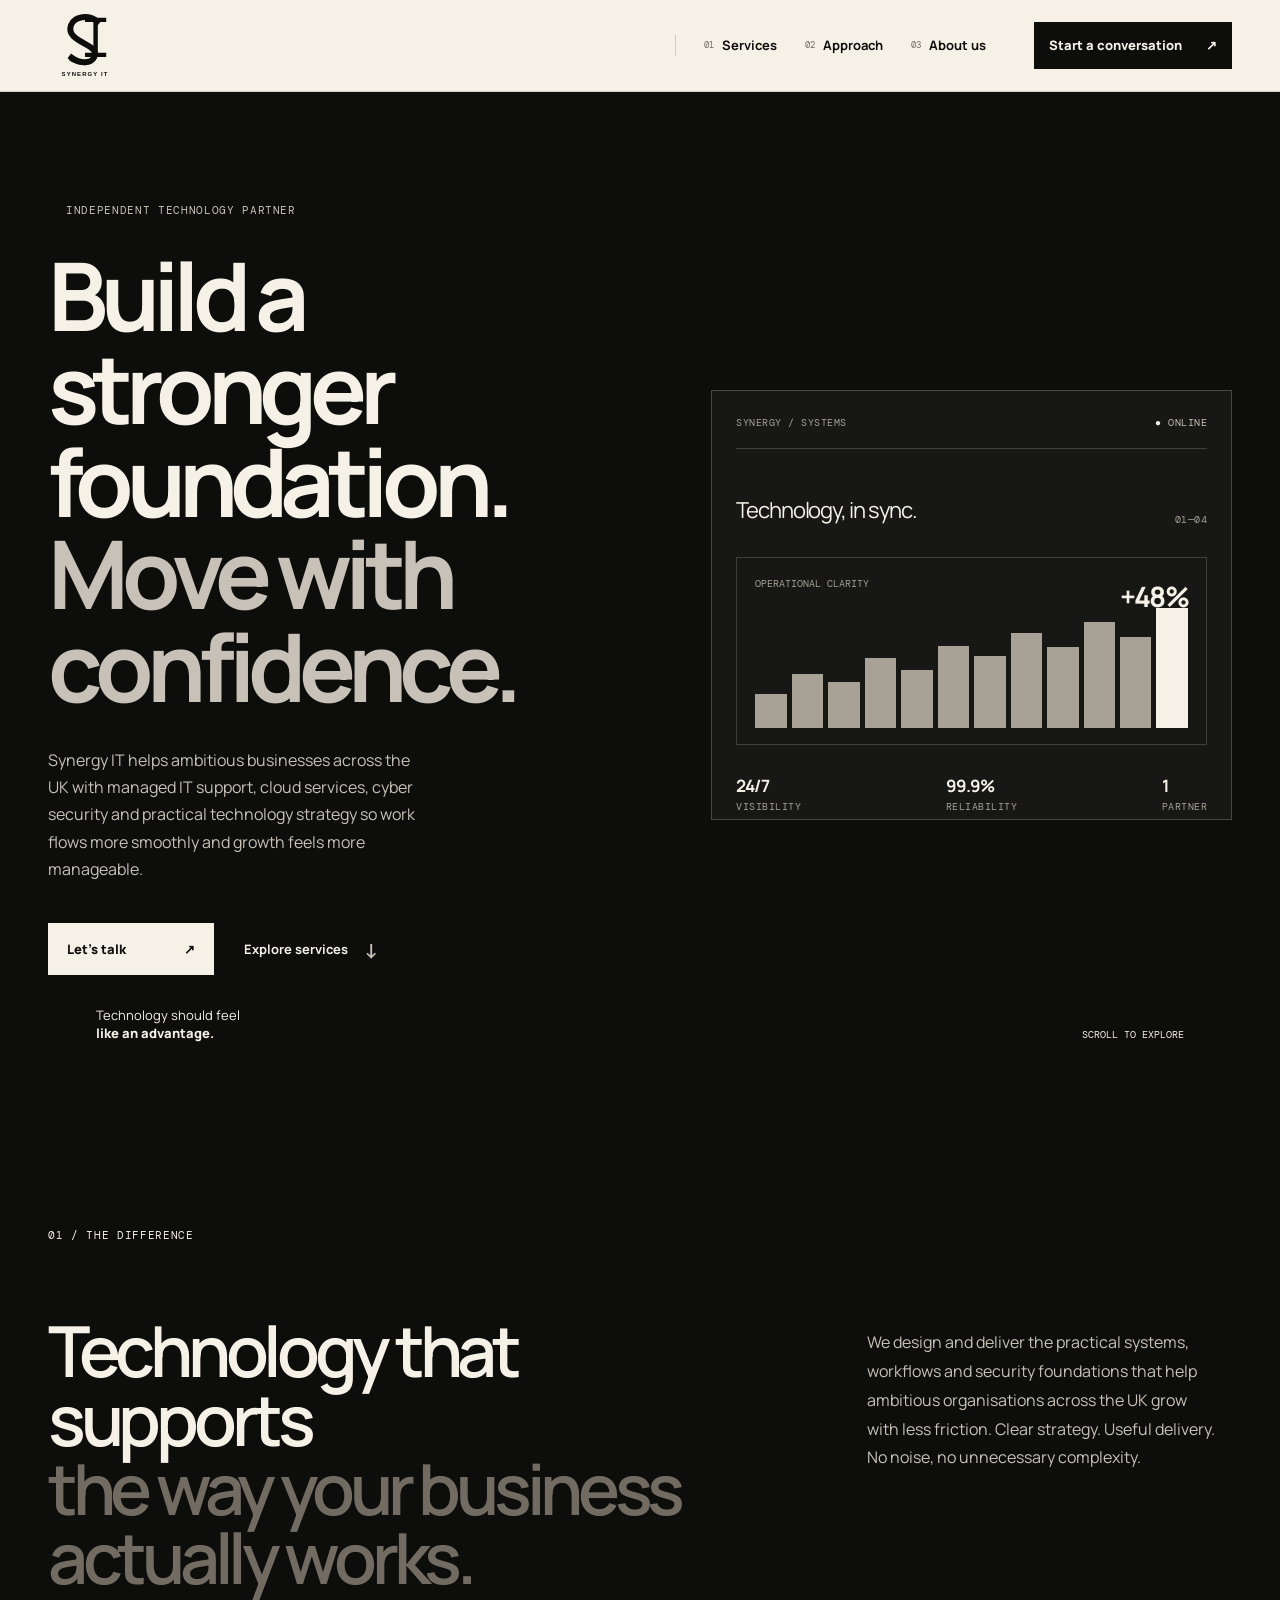
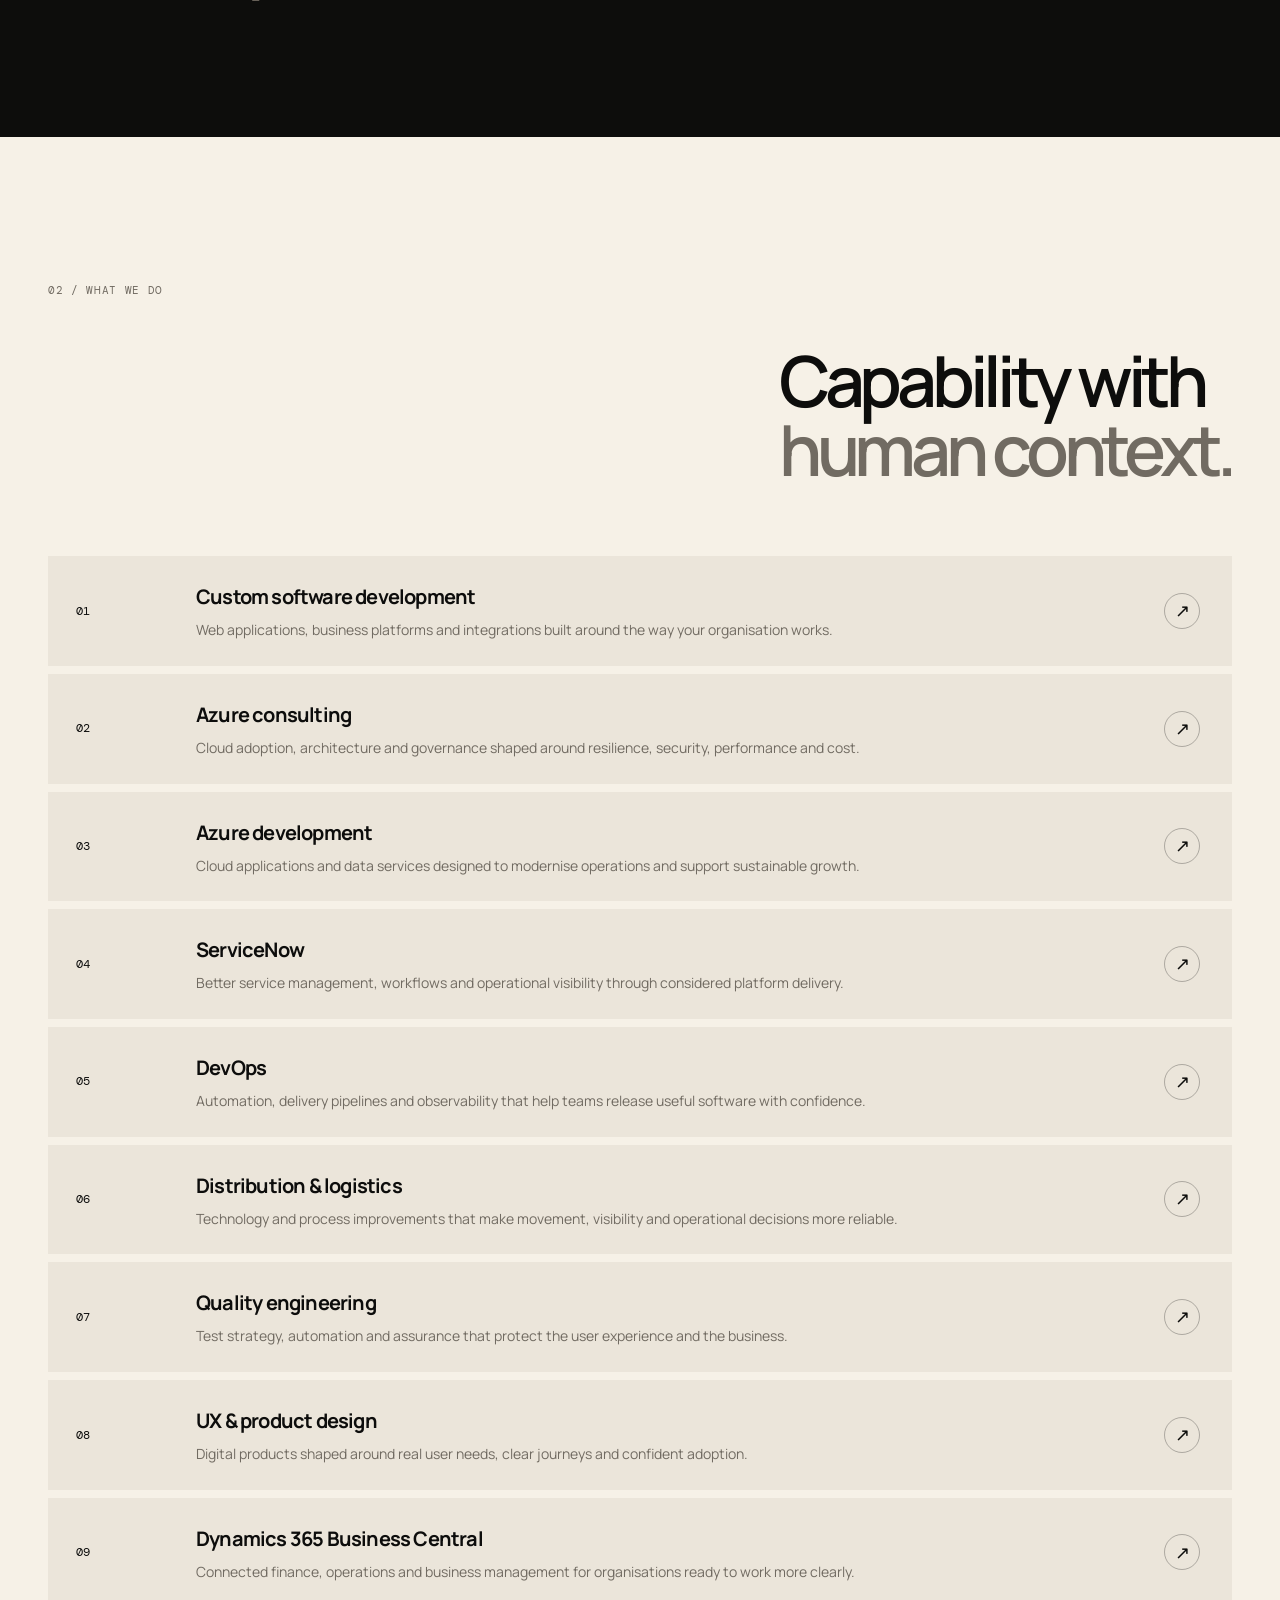
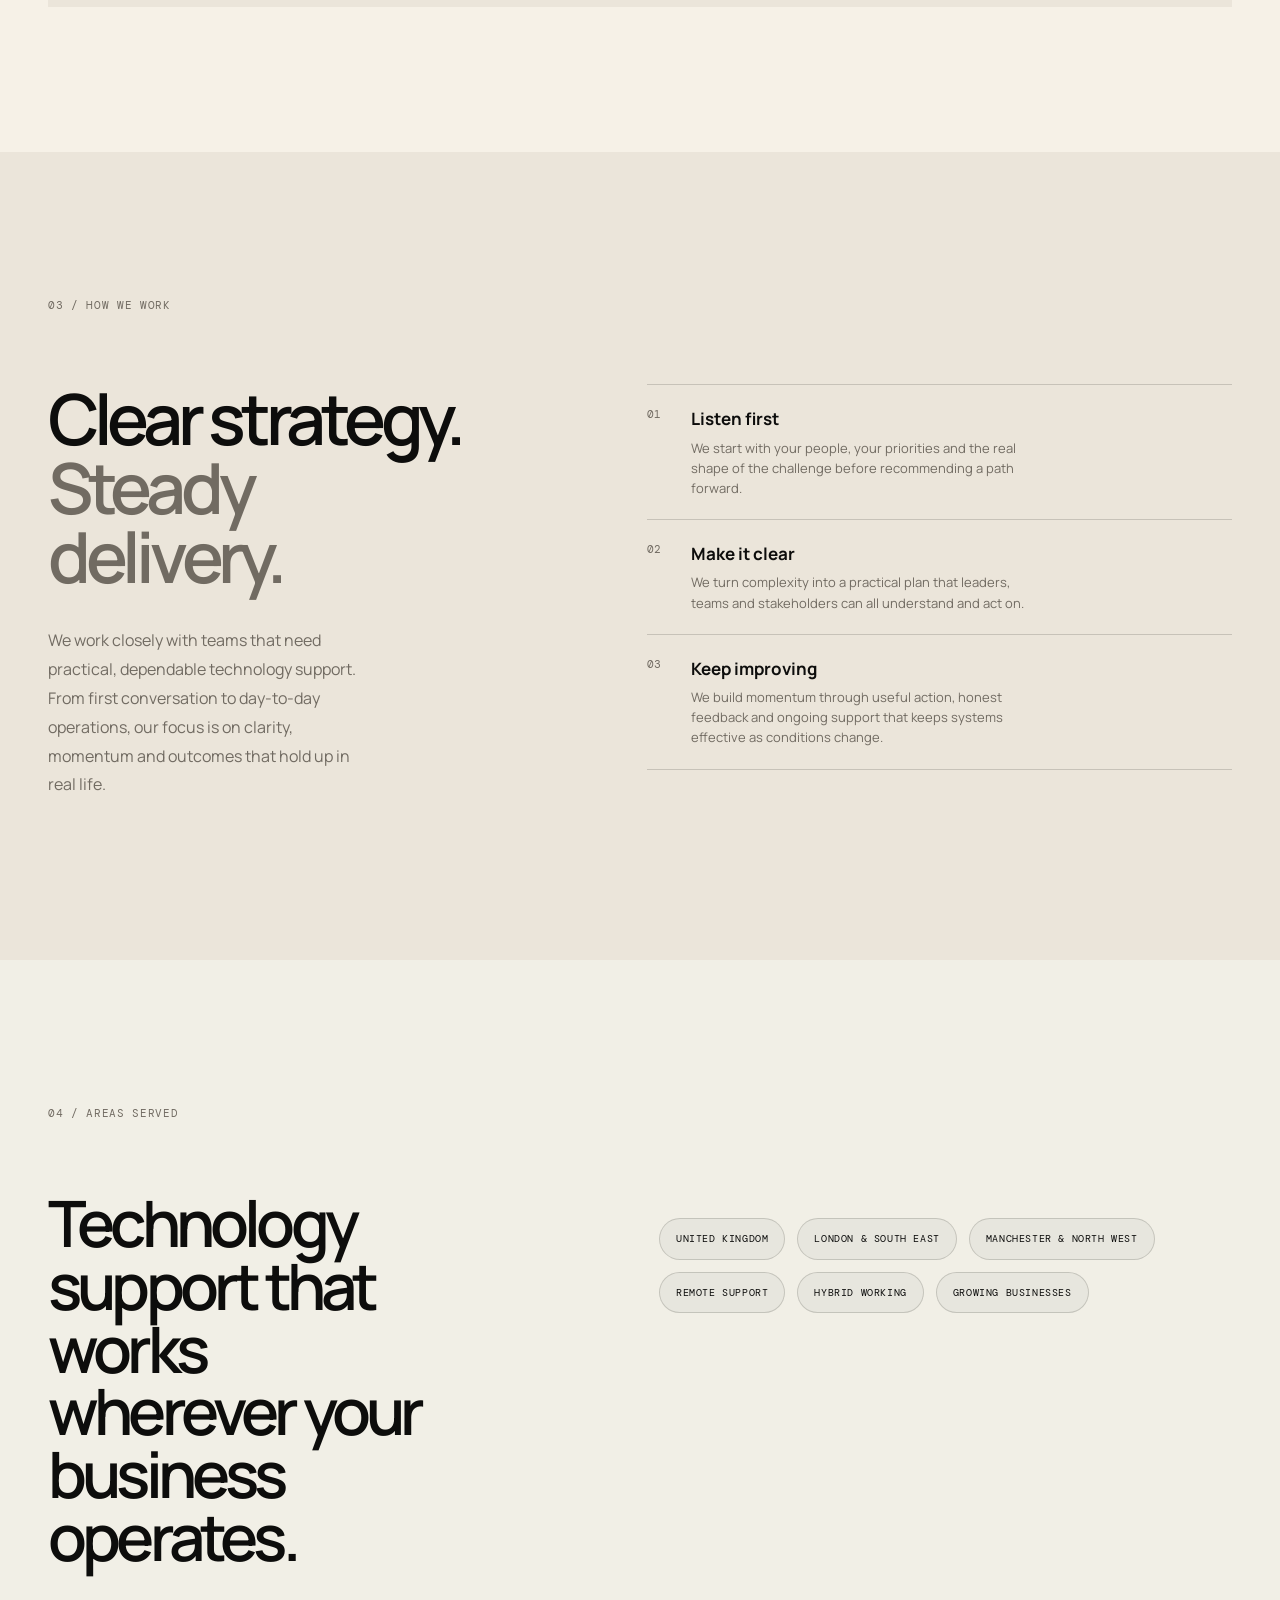
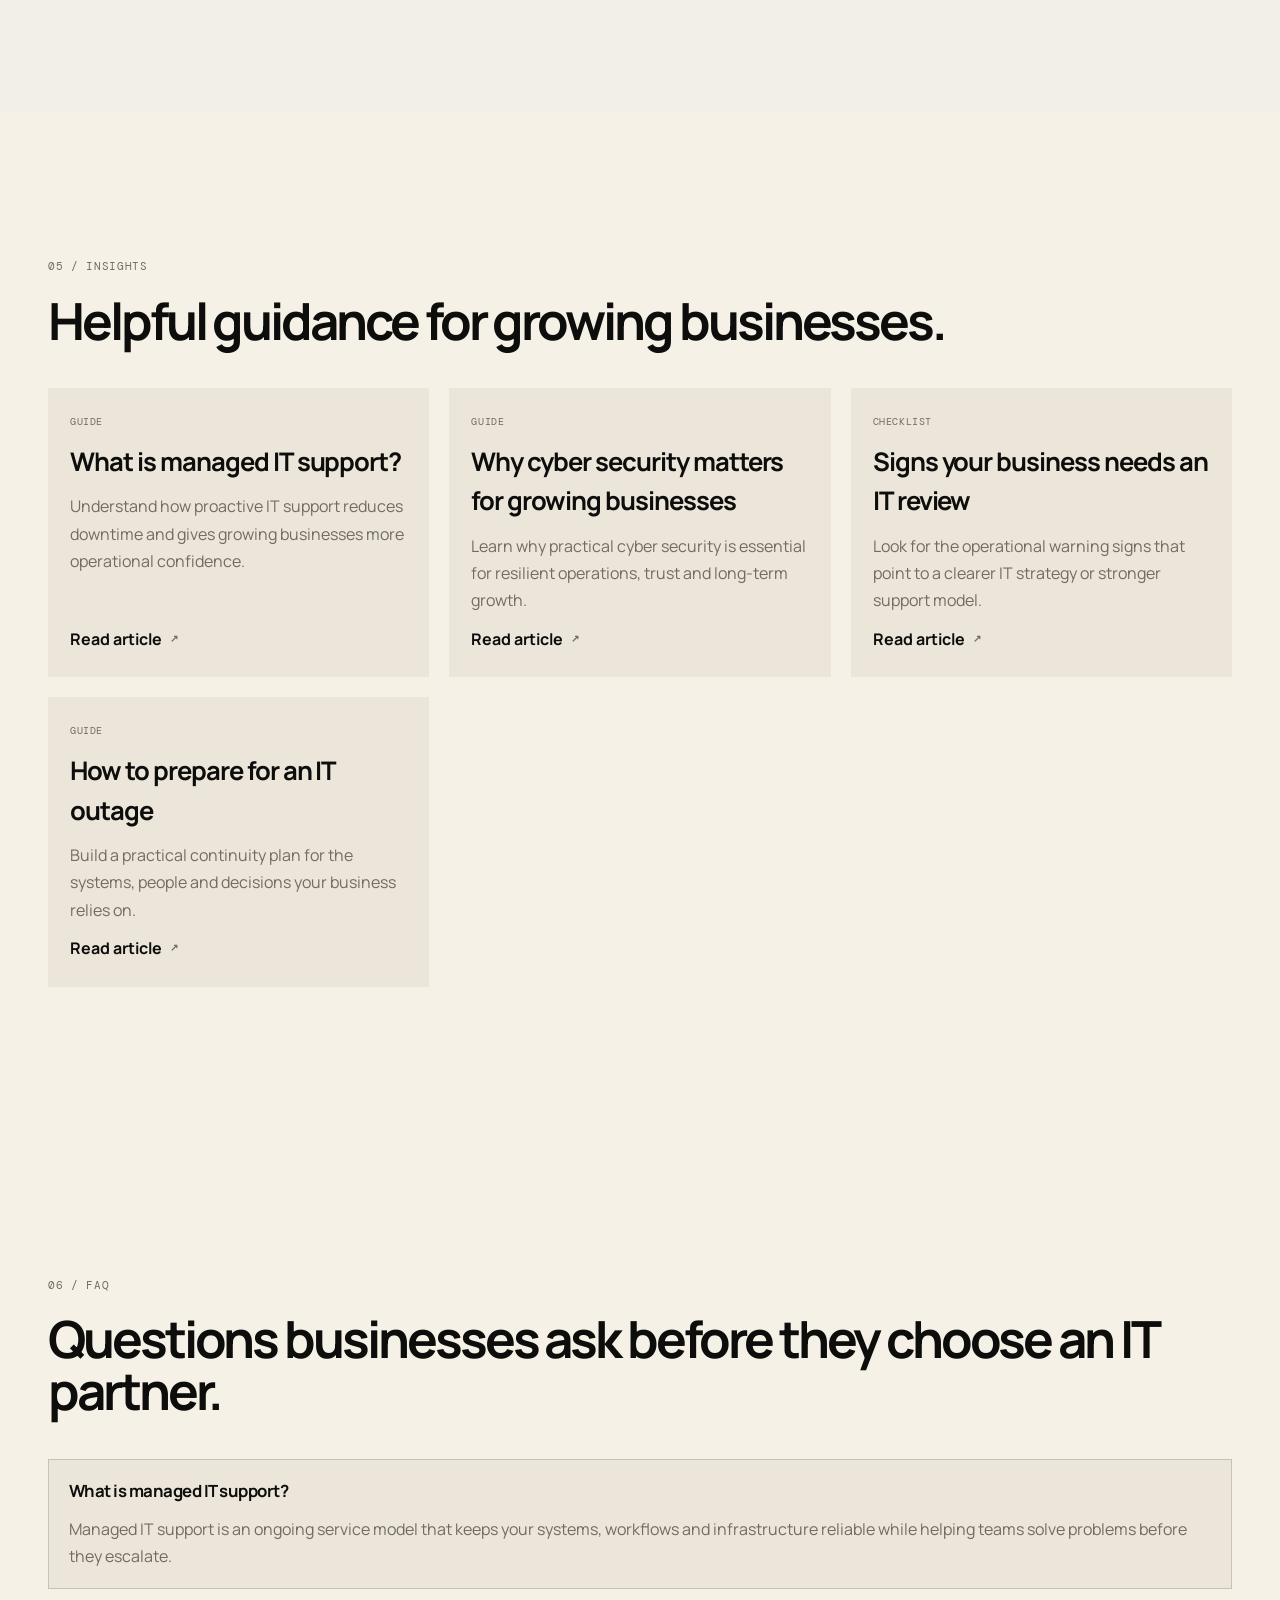
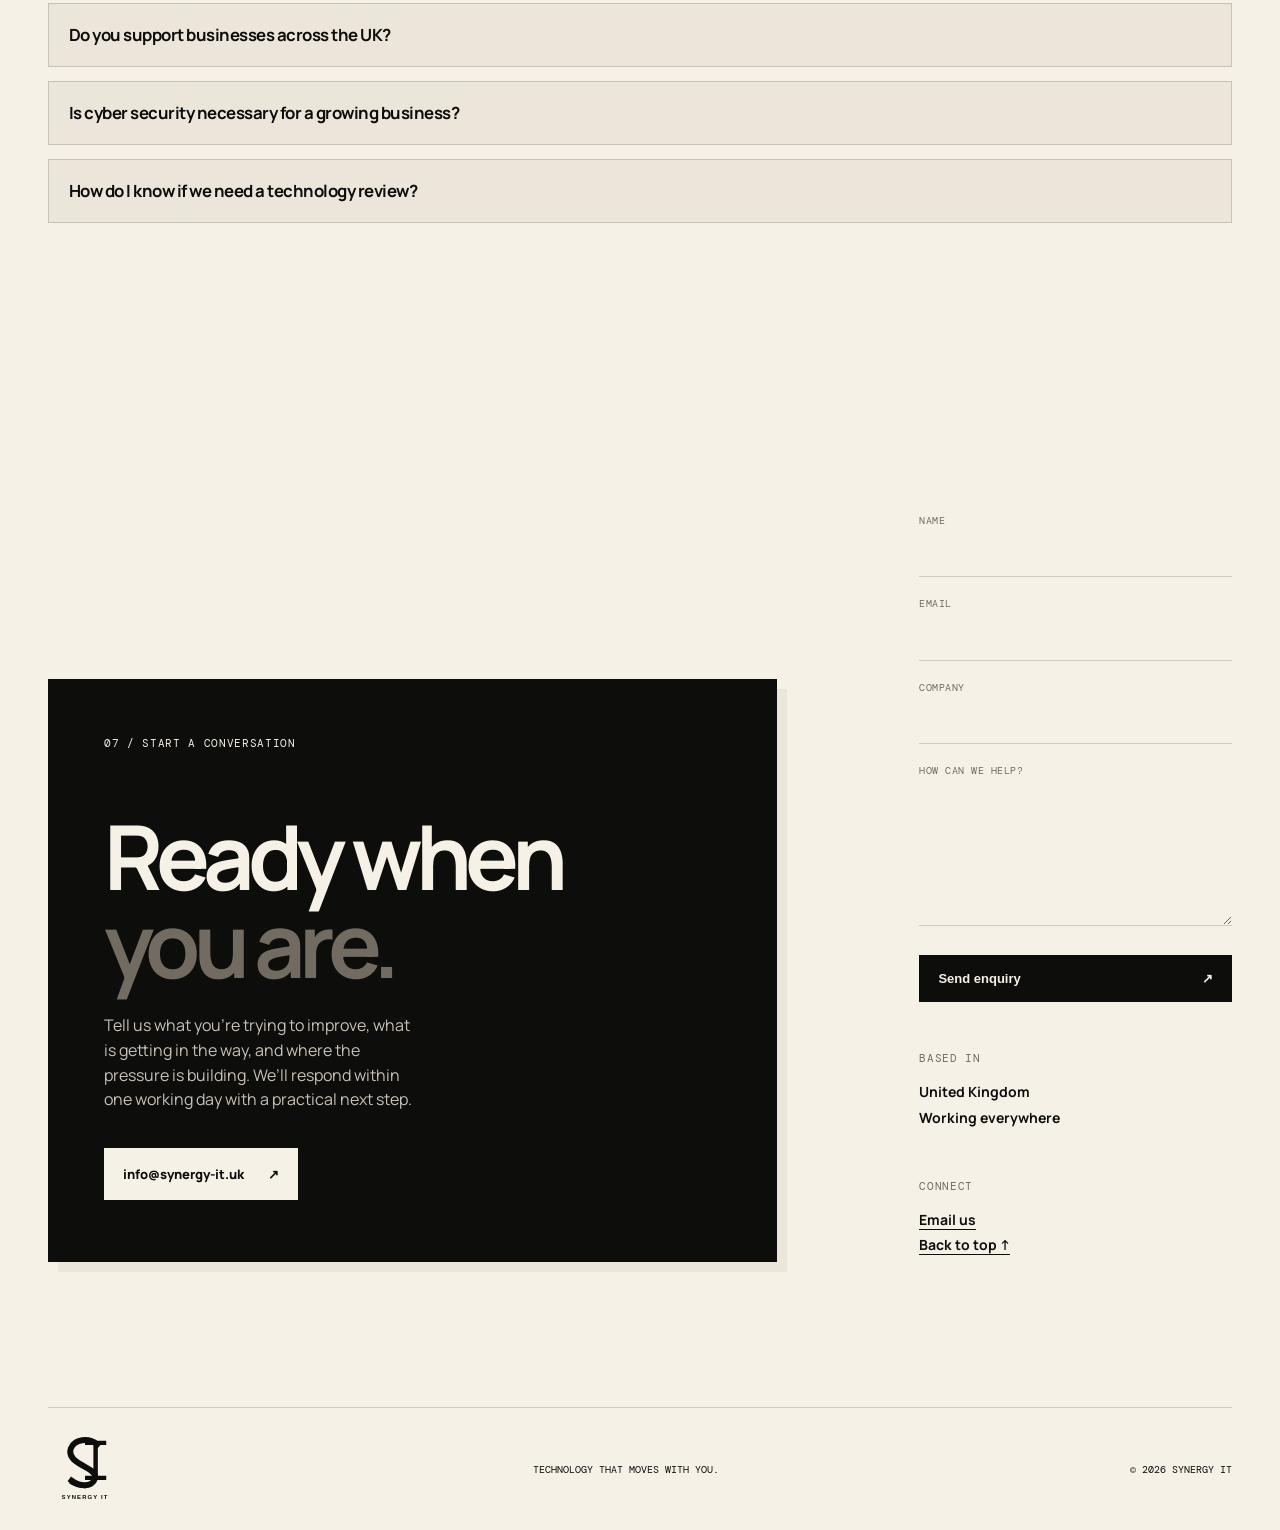
<file: index.html>
<!doctype html>
<html lang="en">
  <head>
    <meta charset="UTF-8" />
    <meta name="viewport" content="width=device-width, initial-scale=1.0" />
    <title>Synergy IT | Software, Cloud &amp; Digital Services in the UK</title>
    <meta name="description" content="Synergy IT delivers custom software, Azure, ServiceNow, DevOps, UX, quality engineering and business technology services for organisations across the UK." />
    <meta name="keywords" content="custom software development UK, Azure consulting UK, ServiceNow UK, DevOps consultancy UK, UX product design UK, Dynamics 365 UK, IT services UK" />
    <meta name="robots" content="index, follow" />
    <meta name="geo.region" content="GB" />
    <meta name="geo.placename" content="United Kingdom" />
    <meta name="theme-color" content="#17231e" />
    <meta property="og:title" content="Synergy IT | Software, Cloud &amp; Digital Services in the UK" />
    <meta property="og:description" content="Custom software, Azure, ServiceNow, DevOps, UX and business technology services for ambitious UK organisations." />
    <meta property="og:type" content="website" />
    <meta property="og:url" content="https://synergy-it.uk/" />
    <meta property="og:image" content="https://synergy-it.uk/logo.svg" />
    <meta property="og:site_name" content="Synergy IT" />
    <meta name="twitter:card" content="summary_large_image" />
    <meta name="twitter:title" content="Synergy IT | Software, Cloud &amp; Digital Services in the UK" />
    <meta name="twitter:description" content="Custom software, Azure, ServiceNow, DevOps, UX and business technology services for ambitious UK organisations." />
    <link rel="canonical" href="https://synergy-it.uk/" />
    <link rel="icon" href="logo.svg" type="image/svg+xml" />
    <link rel="preconnect" href="https://fonts.googleapis.com" />
    <link rel="preconnect" href="https://fonts.gstatic.com" crossorigin />
    <link href="https://fonts.googleapis.com/css2?family=DM+Mono:wght@400;500&family=Manrope:wght@400;500;600;700;800&display=swap" rel="stylesheet" />
    <link rel="stylesheet" href="styles.css" />
    <script type="application/ld+json">
      {
        "@context": "https://schema.org",
        "@type": "ProfessionalService",
        "name": "Synergy IT",
        "url": "https://synergy-it.uk/",
        "logo": "https://synergy-it.uk/logo.svg",
        "description": "Synergy IT delivers custom software, Azure, ServiceNow, DevOps, UX, quality engineering and business technology services across the United Kingdom.",
        "address": {
          "@type": "PostalAddress",
          "addressCountry": "GB"
        },
        "areaServed": ["United Kingdom", "UK"],
        "email": "info@synergy-it.uk",
        "knowsAbout": [
          "Custom Software Development",
          "Azure Consulting",
          "Azure Development",
          "ServiceNow",
          "DevOps",
          "Distribution and Logistics Technology",
          "Quality Engineering",
          "UX and Product Design",
          "Dynamics 365 Business Central"
        ],
        "sameAs": [],
        "makesOffer": [
          {
            "@type": "Offer",
            "itemOffered": {
              "@type": "Service",
              "name": "Custom Software Development"
            }
          },
          {
            "@type": "Offer",
            "itemOffered": {
              "@type": "Service",
              "name": "Azure Consulting and Development"
            }
          },
          {
            "@type": "Offer",
            "itemOffered": {
              "@type": "Service",
              "name": "ServiceNow and IT Service Management"
            }
          },
          {
            "@type": "Offer",
            "itemOffered": {
              "@type": "Service",
              "name": "DevOps and Quality Engineering"
            }
          }
        ]
      }
    </script>
  </head>
  <body>
    <header class="site-header">
      <a class="brand" href="#top" aria-label="Synergy IT home">
        <img src="logo.svg" alt="" width="74" height="74" />
      </a>
      <nav class="desktop-nav" aria-label="Main navigation">
        <a href="#services"><span>01</span>Services</a>
        <a href="#approach"><span>02</span>Approach</a>
        <a href="#about"><span>03</span>About us</a>
      </nav>
      <a class="button button-small header-cta" href="#contact">Start a conversation <span aria-hidden="true">↗</span></a>
      <button class="menu-toggle" type="button" aria-expanded="false" aria-controls="mobile-menu" aria-label="Open navigation menu" aria-haspopup="true"><span class="menu-word">Menu</span><span class="menu-icon" aria-hidden="true"><i></i><i></i></span></button>
    </header>

    <main id="top">
      <section class="hero page-grid">
        <div class="hero-copy">
          <p class="eyebrow"><span class="eyebrow-dot"></span> Independent technology partner</p>
          <h1>Build a stronger foundation.<br /><em>Move with confidence.</em></h1>
          <p class="hero-intro">Synergy IT helps ambitious businesses across the UK with managed IT support, cloud services, cyber security and practical technology strategy so work flows more smoothly and growth feels more manageable.</p>
          <div class="hero-actions">
            <a class="button" href="#contact">Let’s talk <span aria-hidden="true">↗</span></a>
            <a class="text-link" href="#services">Explore services <span aria-hidden="true">↓</span></a>
          </div>
        </div>
        <div class="hero-visual" aria-label="Synergy IT service overview">
          <div class="hero-panel-top"><span>SYNERGY / SYSTEMS</span><span class="status-dot">● Online</span></div>
          <div class="hero-panel-title"><span>Technology, in sync.</span><strong>01—04</strong></div>
          <div class="hero-panel-chart"><span class="chart-label">Operational clarity</span><div class="chart-bars"><i></i><i></i><i></i><i></i><i></i><i></i><i></i><i></i><i></i><i></i><i></i><i></i></div><span class="chart-value">+48%</span></div>
          <div class="hero-panel-bottom"><span><b>24/7</b> visibility</span><span><b>99.9%</b> reliability</span><span><b>1</b> partner</span></div>
        </div>
        <div class="hero-foot">
          <p>Technology should feel<br /><strong>like an advantage.</strong></p>
          <div class="scroll-note"><span class="scroll-line"></span> Scroll to explore</div>
        </div>
      </section>

      <section class="statement section-pad" id="about">
        <div class="section-kicker">01 / The difference</div>
        <div class="statement-content">
          <h2>Technology that supports<br /><span>the way your business actually works.</span></h2>
          <p>We design and deliver the practical systems, workflows and security foundations that help ambitious organisations across the UK grow with less friction. Clear strategy. Useful delivery. No noise, no unnecessary complexity.</p>
        </div>
      </section>

      <section class="services section-pad" id="services">
        <div class="section-heading">
          <div class="section-kicker">02 / What we do</div>
          <h2>Capability with<br /><span>human context.</span></h2>
        </div>
        <div class="service-list">
          <article class="service-item"><div class="service-number">01</div><div><h3>Custom software development</h3><p>Web applications, business platforms and integrations built around the way your organisation works.</p></div><a href="software-and-cloud-services.html#custom-software" aria-label="Learn more about custom software development">↗</a></article>
          <article class="service-item"><div class="service-number">02</div><div><h3>Azure consulting</h3><p>Cloud adoption, architecture and governance shaped around resilience, security, performance and cost.</p></div><a href="software-and-cloud-services.html#azure-consulting" aria-label="Learn more about Azure consulting">↗</a></article>
          <article class="service-item"><div class="service-number">03</div><div><h3>Azure development</h3><p>Cloud applications and data services designed to modernise operations and support sustainable growth.</p></div><a href="software-and-cloud-services.html#azure-development" aria-label="Learn more about Azure development">↗</a></article>
          <article class="service-item"><div class="service-number">04</div><div><h3>ServiceNow</h3><p>Better service management, workflows and operational visibility through considered platform delivery.</p></div><a href="software-and-cloud-services.html#servicenow" aria-label="Learn more about ServiceNow">↗</a></article>
          <article class="service-item"><div class="service-number">05</div><div><h3>DevOps</h3><p>Automation, delivery pipelines and observability that help teams release useful software with confidence.</p></div><a href="software-and-cloud-services.html#devops" aria-label="Learn more about DevOps">↗</a></article>
          <article class="service-item"><div class="service-number">06</div><div><h3>Distribution &amp; logistics</h3><p>Technology and process improvements that make movement, visibility and operational decisions more reliable.</p></div><a href="software-and-cloud-services.html#distribution-logistics" aria-label="Learn more about distribution and logistics technology">↗</a></article>
          <article class="service-item"><div class="service-number">07</div><div><h3>Quality engineering</h3><p>Test strategy, automation and assurance that protect the user experience and the business.</p></div><a href="software-and-cloud-services.html#quality-engineering" aria-label="Learn more about quality engineering">↗</a></article>
          <article class="service-item"><div class="service-number">08</div><div><h3>UX &amp; product design</h3><p>Digital products shaped around real user needs, clear journeys and confident adoption.</p></div><a href="software-and-cloud-services.html#ux-product-design" aria-label="Learn more about UX and product design">↗</a></article>
          <article class="service-item"><div class="service-number">09</div><div><h3>Dynamics 365 Business Central</h3><p>Connected finance, operations and business management for organisations ready to work more clearly.</p></div><a href="software-and-cloud-services.html#dynamics-365" aria-label="Learn more about Dynamics 365 Business Central">↗</a></article>
        </div>
      </section>

      <section class="approach section-pad" id="approach">
        <div class="section-kicker">03 / How we work</div>
        <div class="approach-layout">
          <div><h2>Clear strategy.<br /><span>Steady delivery.</span></h2><p>We work closely with teams that need practical, dependable technology support. From first conversation to day-to-day operations, our focus is on clarity, momentum and outcomes that hold up in real life.</p></div>
          <div class="principles">
            <div class="principle"><span>01</span><strong>Listen first</strong><p>We start with your people, your priorities and the real shape of the challenge before recommending a path forward.</p></div>
            <div class="principle"><span>02</span><strong>Make it clear</strong><p>We turn complexity into a practical plan that leaders, teams and stakeholders can all understand and act on.</p></div>
            <div class="principle"><span>03</span><strong>Keep improving</strong><p>We build momentum through useful action, honest feedback and ongoing support that keeps systems effective as conditions change.</p></div>
          </div>
        </div>
      </section>

      <section class="areas section-pad" id="areas">
        <div class="section-kicker">04 / Areas served</div>
        <div class="areas-layout">
          <div><h2>Technology support that works<br /><span>wherever your business operates.</span></h2></div>
          <div class="areas-list">
            <span>United Kingdom</span>
            <span>London &amp; South East</span>
            <span>Manchester &amp; North West</span>
            <span>Remote support</span>
            <span>Hybrid working</span>
            <span>Growing businesses</span>
          </div>
        </div>
      </section>

      <section class="resources section-pad" id="resources">
        <div class="section-kicker">05 / Insights</div>
        <h2>Helpful guidance for growing businesses.</h2>
        <div class="resource-grid">
          <article class="resource-card">
            <span>Guide</span>
            <h3>What is managed IT support?</h3>
            <p>Understand how proactive IT support reduces downtime and gives growing businesses more operational confidence.</p>
            <a href="what-is-managed-it-support.html">Read article <span aria-hidden="true">↗</span></a>
          </article>
          <article class="resource-card">
            <span>Guide</span>
            <h3>Why cyber security matters for growing businesses</h3>
            <p>Learn why practical cyber security is essential for resilient operations, trust and long-term growth.</p>
            <a href="why-cyber-security-matters.html">Read article <span aria-hidden="true">↗</span></a>
          </article>
          <article class="resource-card">
            <span>Checklist</span>
            <h3>Signs your business needs an IT review</h3>
            <p>Look for the operational warning signs that point to a clearer IT strategy or stronger support model.</p>
            <a href="signs-your-business-needs-it-review.html">Read article <span aria-hidden="true">↗</span></a>
          </article>
          <article class="resource-card">
            <span>Guide</span>
            <h3>How to prepare for an IT outage</h3>
            <p>Build a practical continuity plan for the systems, people and decisions your business relies on.</p>
            <a href="how-to-prepare-for-an-it-outage.html">Read article <span aria-hidden="true">↗</span></a>
          </article>
        </div>
      </section>

      <section class="faq section-pad" id="faq">
        <div class="section-kicker">06 / FAQ</div>
        <h2>Questions businesses ask before they choose an IT partner.</h2>
        <div class="faq-list-block">
          <details open>
            <summary>What is managed IT support?</summary>
            <p>Managed IT support is an ongoing service model that keeps your systems, workflows and infrastructure reliable while helping teams solve problems before they escalate.</p>
          </details>
          <details>
            <summary>Do you support businesses across the UK?</summary>
            <p>Yes. We support businesses across the UK with remote, hybrid and office-based setups, including remote support for growing teams.</p>
          </details>
          <details>
            <summary>Is cyber security necessary for a growing business?</summary>
            <p>Yes. Cyber security is a foundational business risk issue, and practical controls matter just as much as technology itself.</p>
          </details>
          <details>
            <summary>How do I know if we need a technology review?</summary>
            <p>If your team is dealing with recurring issues, unclear responsibilities or slow growth caused by technology friction, a review can help clarify the next step.</p>
          </details>
        </div>
      </section>

      <section class="contact section-pad" id="contact">
        <div class="contact-panel">
          <div class="section-kicker">07 / Start a conversation</div>
          <h2>Ready when<br /><em>you are.</em></h2>
          <p>Tell us what you’re trying to improve, what is getting in the way, and where the pressure is building. We’ll respond within one working day with a practical next step.</p>
          <a class="button button-light" href="mailto:info@synergy-it.uk">info@synergy-it.uk <span aria-hidden="true">↗</span></a>
        </div>
        <div class="contact-details">
          <form class="enquiry-form" action="https://formsubmit.co/info@synergy-it.uk" method="POST">
            <input type="hidden" name="_subject" value="New enquiry from synergy-it.uk" />
            <input type="hidden" name="_next" value="https://synergy-it.uk/#contact" />
            <label for="name">Name</label>
            <input id="name" name="name" type="text" autocomplete="name" required />
            <label for="email">Email</label>
            <input id="email" name="email" type="email" autocomplete="email" required />
            <label for="company">Company</label>
            <input id="company" name="company" type="text" autocomplete="organization" />
            <label for="message">How can we help?</label>
            <textarea id="message" name="message" rows="5" required></textarea>
            <button class="button form-submit" type="submit">Send enquiry <span aria-hidden="true">↗</span></button>
          </form>
          <div><span class="detail-label">Based in</span><strong>United Kingdom<br />Working everywhere</strong></div>
          <div><span class="detail-label">Connect</span><strong><a href="mailto:info@synergy-it.uk">Email us</a><br /><a href="#top">Back to top ↑</a></strong></div>
        </div>
      </section>
    </main>

    <footer class="site-footer">
      <a class="brand" href="#top"><img src="logo.svg" alt="Synergy IT" width="74" height="74" /></a>
      <p>Technology that moves with you.</p>
      <span>© <span id="year"></span> Synergy IT</span>
    </footer>

    <div class="mobile-menu" id="mobile-menu" hidden aria-hidden="true">
      <div class="mobile-menu-heading"><span>Navigation</span><span>Synergy IT / 01</span></div>
      <a href="#services"><span class="mobile-menu-number">01</span><span>Services</span><span class="nav-arrow">↗</span></a>
      <a href="#approach"><span class="mobile-menu-number">02</span><span>Approach</span><span class="nav-arrow">↗</span></a>
      <a href="#about"><span class="mobile-menu-number">03</span><span>About us</span><span class="nav-arrow">↗</span></a>
      <a class="mobile-menu-cta" href="#contact"><span class="mobile-menu-number">04</span><span>Start a conversation</span><span class="nav-arrow">↗</span></a>
    </div>
    <script src="script.js"></script>
  </body>
</html>
</file>
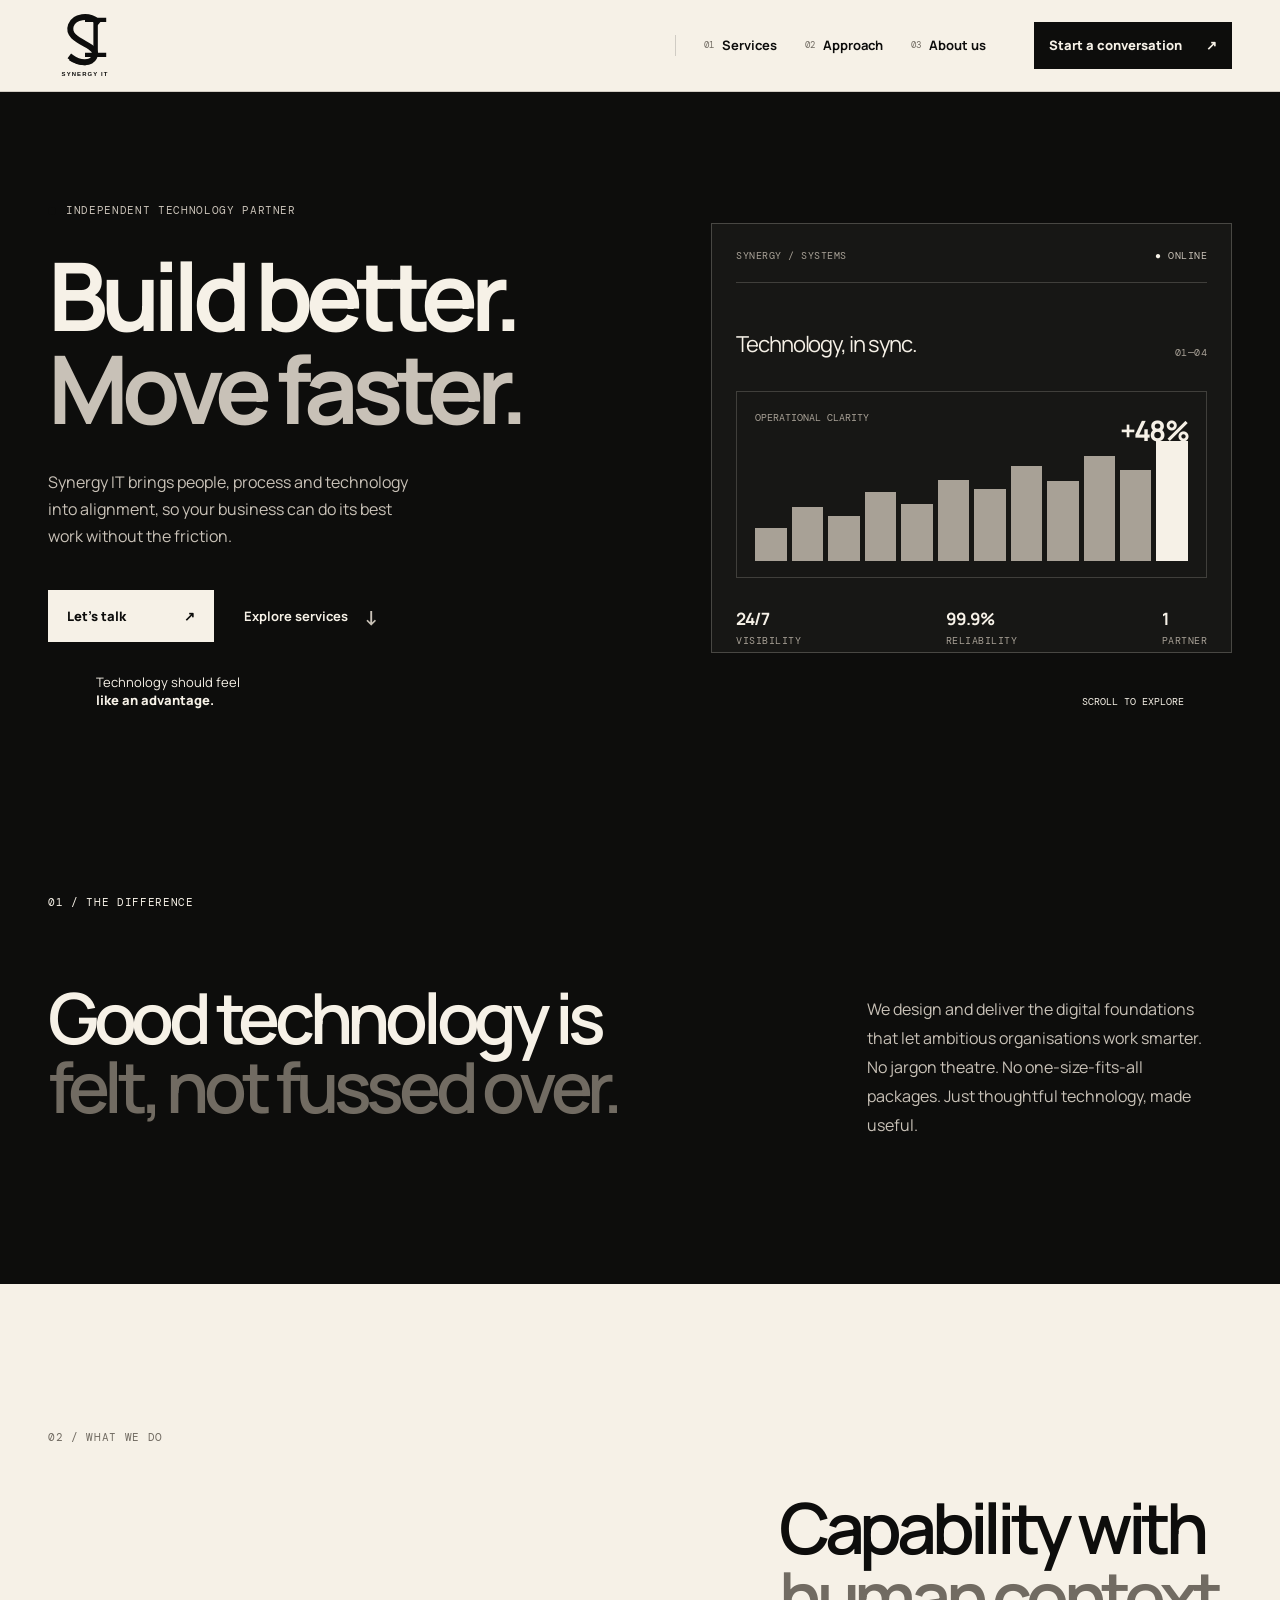
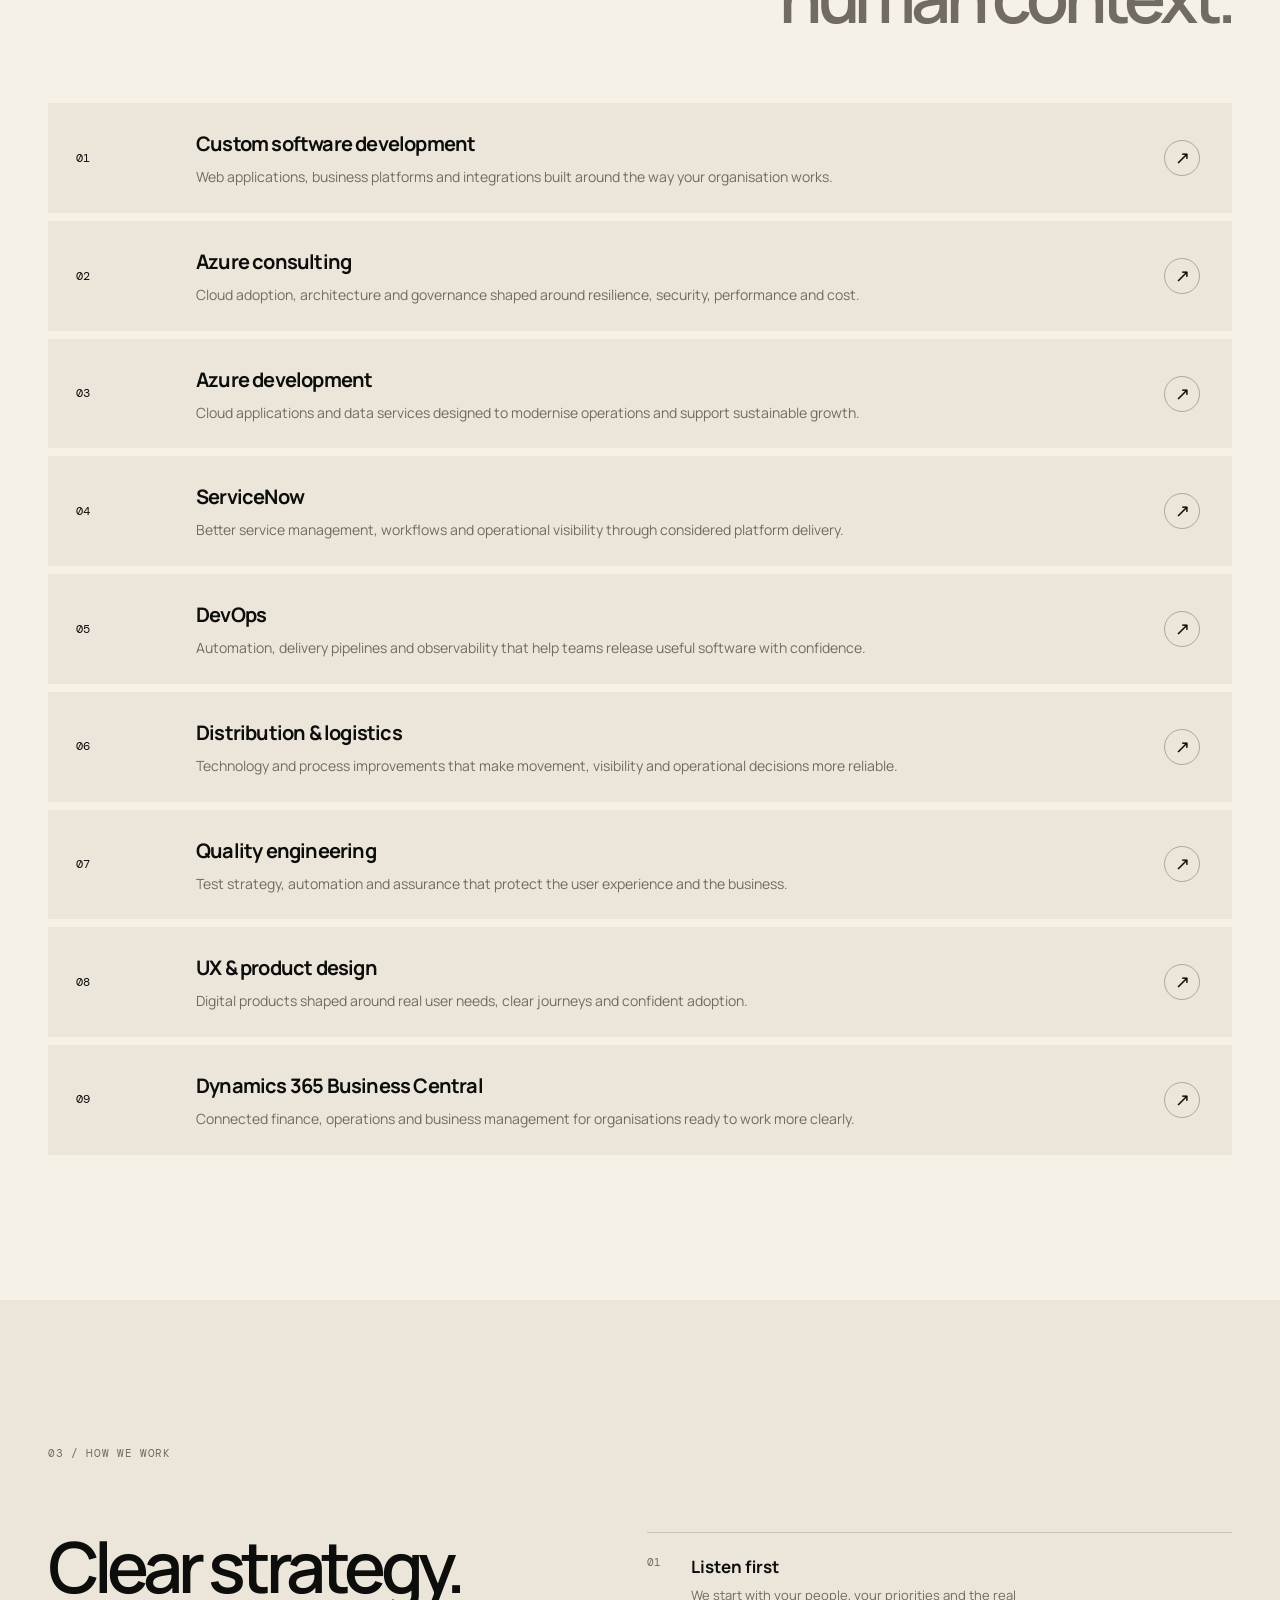
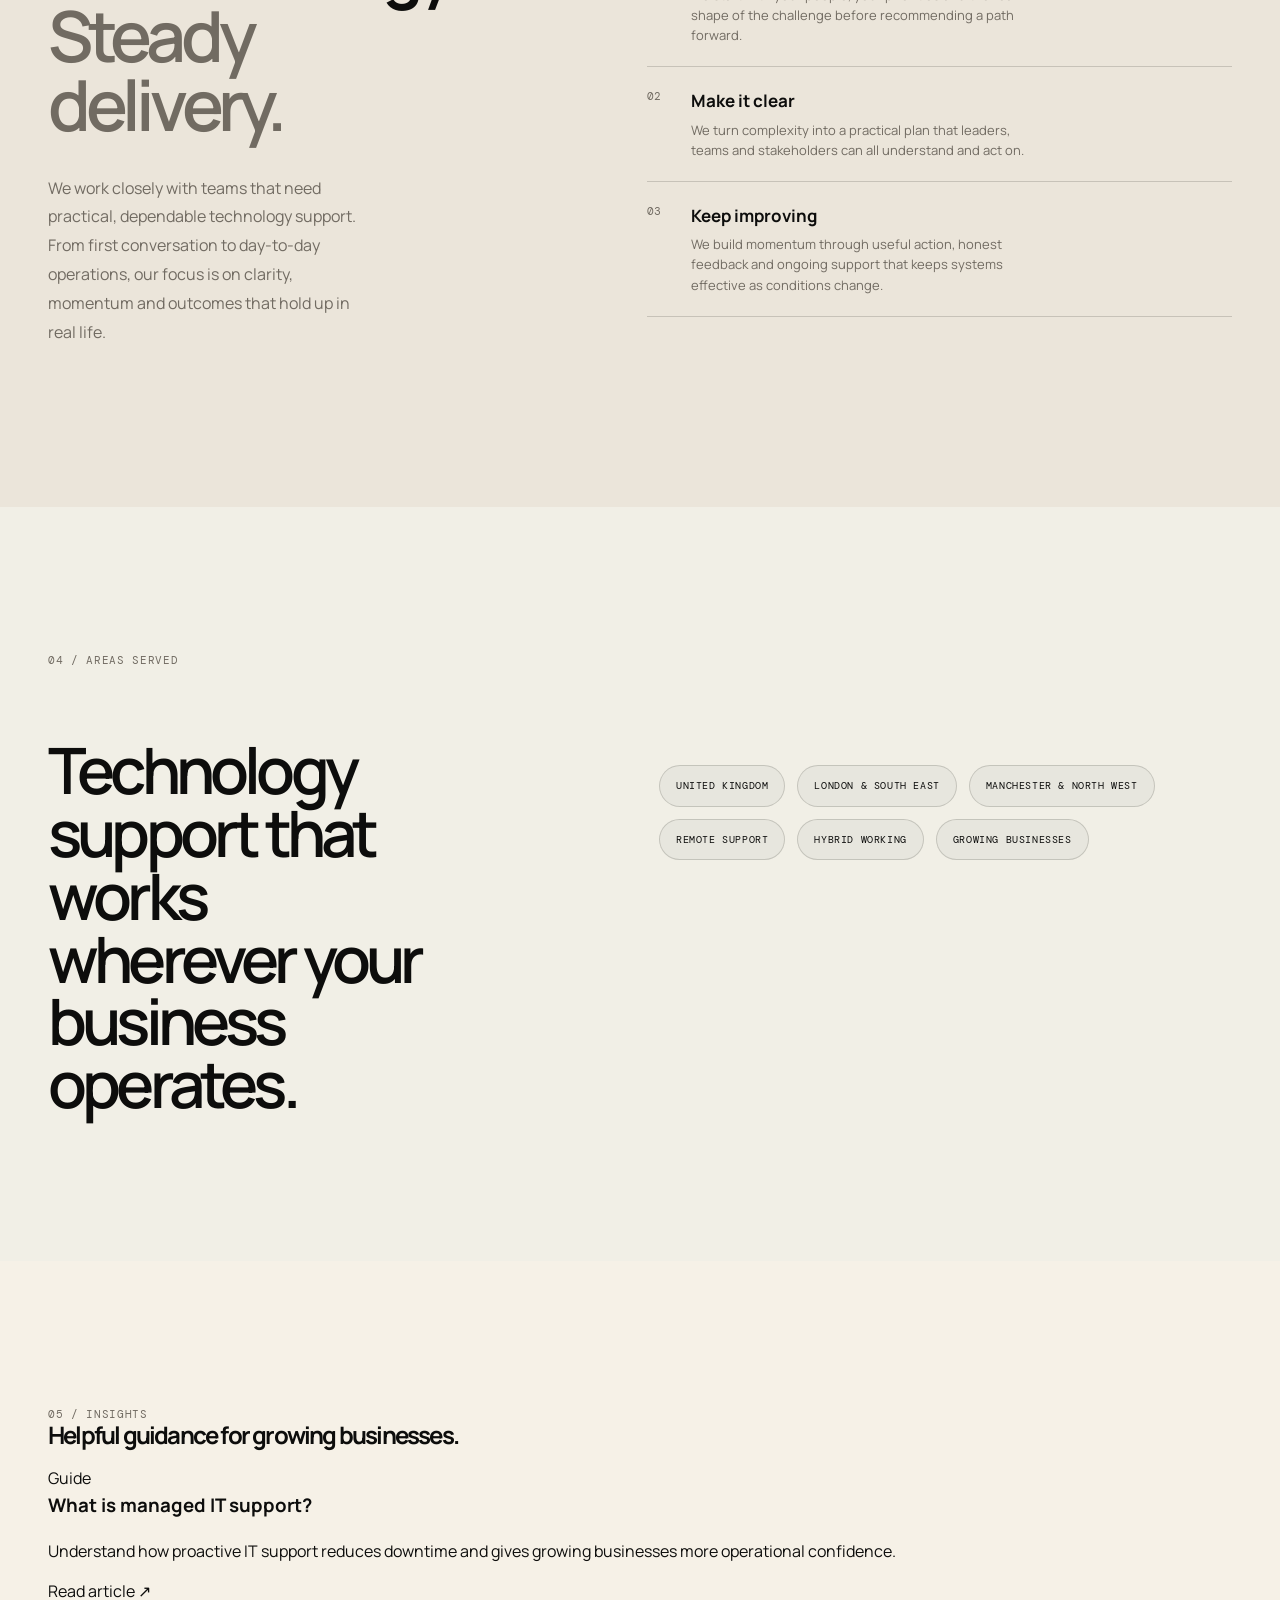
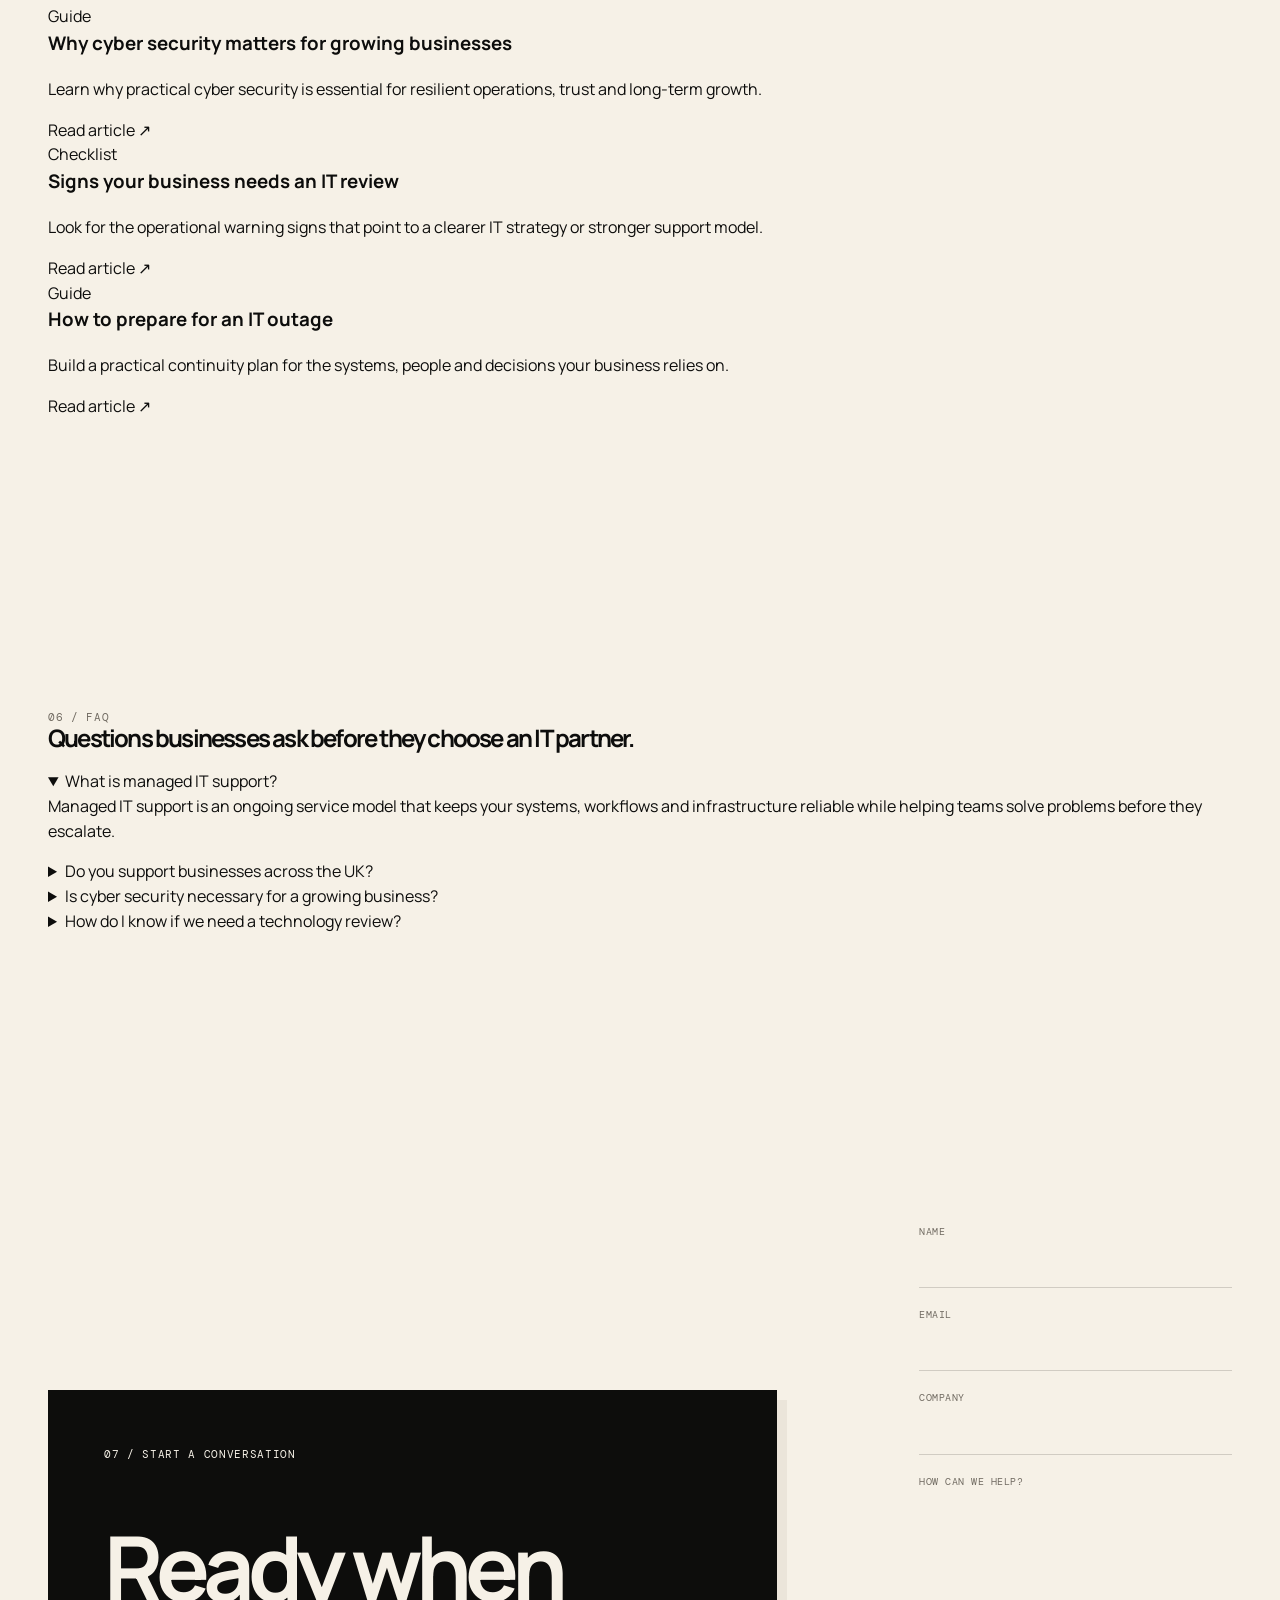
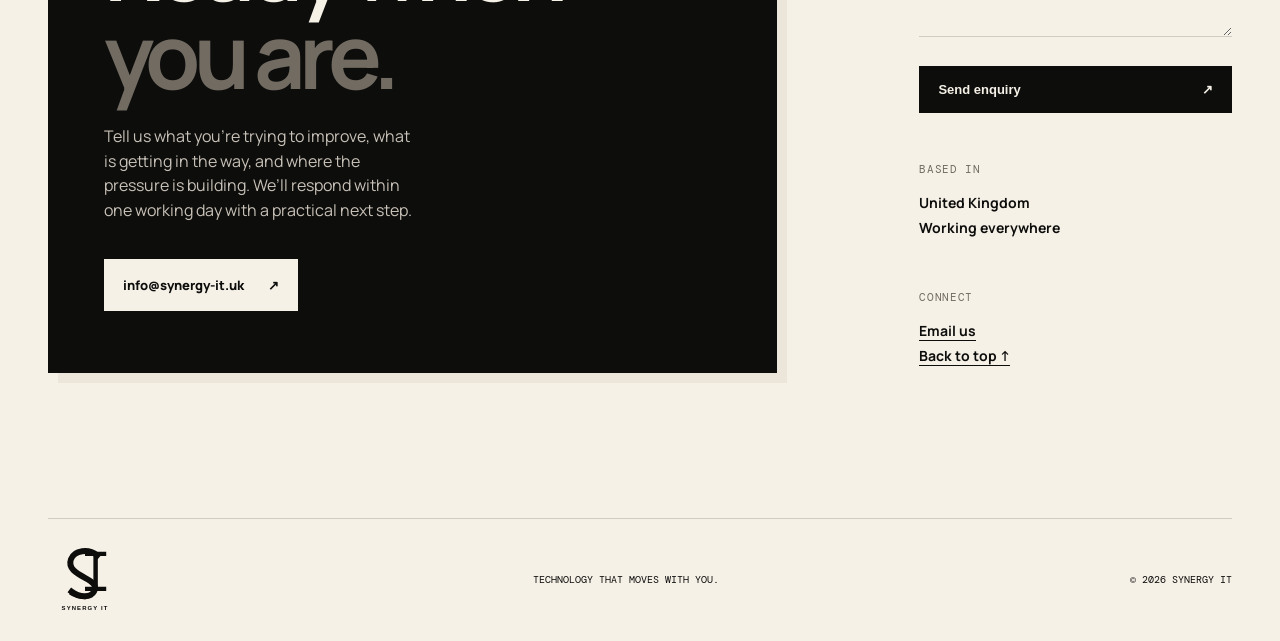
<file: root/index.html>
<!doctype html>
<html lang="en">
  <head>
    <meta charset="UTF-8" />
    <meta name="viewport" content="width=device-width, initial-scale=1.0" />
    <title>Synergy IT | Software, Cloud &amp; Digital Services in the UK</title>
    <meta name="description" content="Synergy IT delivers custom software, Azure, ServiceNow, DevOps, UX, quality engineering and business technology services for organisations across the UK." />
    <meta name="keywords" content="custom software development UK, Azure consulting UK, ServiceNow UK, DevOps consultancy UK, UX product design UK, Dynamics 365 UK, IT services UK" />
    <meta name="robots" content="index, follow" />
    <meta name="geo.region" content="GB" />
    <meta name="geo.placename" content="United Kingdom" />
    <meta name="theme-color" content="#17231e" />
    <meta property="og:title" content="Synergy IT | Software, Cloud &amp; Digital Services in the UK" />
    <meta property="og:description" content="Custom software, Azure, ServiceNow, DevOps, UX and business technology services for ambitious UK organisations." />
    <meta property="og:type" content="website" />
    <meta property="og:url" content="https://synergy-it.uk/" />
    <meta property="og:image" content="https://synergy-it.uk/logo.svg" />
    <meta property="og:site_name" content="Synergy IT" />
    <meta name="twitter:card" content="summary_large_image" />
    <meta name="twitter:title" content="Synergy IT | Software, Cloud &amp; Digital Services in the UK" />
    <meta name="twitter:description" content="Custom software, Azure, ServiceNow, DevOps, UX and business technology services for ambitious UK organisations." />
    <link rel="canonical" href="https://synergy-it.uk/" />
    <link rel="icon" href="logo.svg" type="image/svg+xml" />
    <link rel="preconnect" href="https://fonts.googleapis.com" />
    <link rel="preconnect" href="https://fonts.gstatic.com" crossorigin />
    <link href="https://fonts.googleapis.com/css2?family=DM+Mono:wght@400;500&family=Manrope:wght@400;500;600;700;800&display=swap" rel="stylesheet" />
    <link rel="stylesheet" href="styles.css" />
    <script type="application/ld+json">
      {
        "@context": "https://schema.org",
        "@type": "ProfessionalService",
        "name": "Synergy IT",
        "url": "https://synergy-it.uk/",
        "logo": "https://synergy-it.uk/logo.svg",
        "description": "Synergy IT delivers custom software, Azure, ServiceNow, DevOps, UX, quality engineering and business technology services across the United Kingdom.",
        "address": {
          "@type": "PostalAddress",
          "addressCountry": "GB"
        },
        "areaServed": ["United Kingdom", "UK"],
        "email": "info@synergy-it.uk",
        "knowsAbout": [
          "Custom Software Development",
          "Azure Consulting",
          "Azure Development",
          "ServiceNow",
          "DevOps",
          "Distribution and Logistics Technology",
          "Quality Engineering",
          "UX and Product Design",
          "Dynamics 365 Business Central"
        ],
        "sameAs": [],
        "makesOffer": [
          {
            "@type": "Offer",
            "itemOffered": {
              "@type": "Service",
              "name": "Custom Software Development"
            }
          },
          {
            "@type": "Offer",
            "itemOffered": {
              "@type": "Service",
              "name": "Azure Consulting and Development"
            }
          },
          {
            "@type": "Offer",
            "itemOffered": {
              "@type": "Service",
              "name": "ServiceNow and IT Service Management"
            }
          },
          {
            "@type": "Offer",
            "itemOffered": {
              "@type": "Service",
              "name": "DevOps and Quality Engineering"
            }
          }
        ]
      }
    </script>
  </head>
  <body>
    <header class="site-header">
      <a class="brand" href="#top" aria-label="Synergy IT home">
        <img src="logo.svg" alt="" width="74" height="74" />
      </a>
      <nav class="desktop-nav" aria-label="Main navigation">
        <a href="#services"><span>01</span>Services</a>
        <a href="#approach"><span>02</span>Approach</a>
        <a href="#about"><span>03</span>About us</a>
      </nav>
      <a class="button button-small header-cta" href="#contact">Start a conversation <span aria-hidden="true">↗</span></a>
      <button class="menu-toggle" aria-expanded="false" aria-controls="mobile-menu" aria-label="Open menu"><span class="menu-word">Menu</span><span class="menu-icon" aria-hidden="true"><i></i><i></i></span></button>
    </header>

    <main id="top">
      <section class="hero page-grid">
        <div class="hero-copy">
          <p class="eyebrow"><span class="eyebrow-dot"></span> Independent technology partner</p>
          <h1>Build better.<br /><em>Move faster.</em></h1>
          <p class="hero-intro">Synergy IT brings people, process and technology into alignment, so your business can do its best work without the friction.</p>
          <div class="hero-actions">
            <a class="button" href="#contact">Let’s talk <span aria-hidden="true">↗</span></a>
            <a class="text-link" href="#services">Explore services <span aria-hidden="true">↓</span></a>
          </div>
        </div>
        <div class="hero-visual" aria-label="Synergy IT service overview">
          <div class="hero-panel-top"><span>SYNERGY / SYSTEMS</span><span class="status-dot">● Online</span></div>
          <div class="hero-panel-title"><span>Technology, in sync.</span><strong>01—04</strong></div>
          <div class="hero-panel-chart"><span class="chart-label">Operational clarity</span><div class="chart-bars"><i></i><i></i><i></i><i></i><i></i><i></i><i></i><i></i><i></i><i></i><i></i><i></i></div><span class="chart-value">+48%</span></div>
          <div class="hero-panel-bottom"><span><b>24/7</b> visibility</span><span><b>99.9%</b> reliability</span><span><b>1</b> partner</span></div>
        </div>
        <div class="hero-foot">
          <p>Technology should feel<br /><strong>like an advantage.</strong></p>
          <div class="scroll-note"><span class="scroll-line"></span> Scroll to explore</div>
        </div>
      </section>

      <section class="statement section-pad" id="about">
        <div class="section-kicker">01 / The difference</div>
        <div class="statement-content">
          <h2>Good technology is<br /><span>felt, not fussed over.</span></h2>
          <p>We design and deliver the digital foundations that let ambitious organisations work smarter. No jargon theatre. No one-size-fits-all packages. Just thoughtful technology, made useful.</p>
        </div>
      </section>

      <section class="services section-pad" id="services">
        <div class="section-heading">
          <div class="section-kicker">02 / What we do</div>
          <h2>Capability with<br /><span>human context.</span></h2>
        </div>
        <div class="service-list">
          <article class="service-item"><div class="service-number">01</div><div><h3>Custom software development</h3><p>Web applications, business platforms and integrations built around the way your organisation works.</p></div><a href="../software-and-cloud-services.html#custom-software" aria-label="Learn more about custom software development">↗</a></article>
          <article class="service-item"><div class="service-number">02</div><div><h3>Azure consulting</h3><p>Cloud adoption, architecture and governance shaped around resilience, security, performance and cost.</p></div><a href="../software-and-cloud-services.html#azure-consulting" aria-label="Learn more about Azure consulting">↗</a></article>
          <article class="service-item"><div class="service-number">03</div><div><h3>Azure development</h3><p>Cloud applications and data services designed to modernise operations and support sustainable growth.</p></div><a href="../software-and-cloud-services.html#azure-development" aria-label="Learn more about Azure development">↗</a></article>
          <article class="service-item"><div class="service-number">04</div><div><h3>ServiceNow</h3><p>Better service management, workflows and operational visibility through considered platform delivery.</p></div><a href="../software-and-cloud-services.html#servicenow" aria-label="Learn more about ServiceNow">↗</a></article>
          <article class="service-item"><div class="service-number">05</div><div><h3>DevOps</h3><p>Automation, delivery pipelines and observability that help teams release useful software with confidence.</p></div><a href="../software-and-cloud-services.html#devops" aria-label="Learn more about DevOps">↗</a></article>
          <article class="service-item"><div class="service-number">06</div><div><h3>Distribution &amp; logistics</h3><p>Technology and process improvements that make movement, visibility and operational decisions more reliable.</p></div><a href="../software-and-cloud-services.html#distribution-logistics" aria-label="Learn more about distribution and logistics technology">↗</a></article>
          <article class="service-item"><div class="service-number">07</div><div><h3>Quality engineering</h3><p>Test strategy, automation and assurance that protect the user experience and the business.</p></div><a href="../software-and-cloud-services.html#quality-engineering" aria-label="Learn more about quality engineering">↗</a></article>
          <article class="service-item"><div class="service-number">08</div><div><h3>UX &amp; product design</h3><p>Digital products shaped around real user needs, clear journeys and confident adoption.</p></div><a href="../software-and-cloud-services.html#ux-product-design" aria-label="Learn more about UX and product design">↗</a></article>
          <article class="service-item"><div class="service-number">09</div><div><h3>Dynamics 365 Business Central</h3><p>Connected finance, operations and business management for organisations ready to work more clearly.</p></div><a href="../software-and-cloud-services.html#dynamics-365" aria-label="Learn more about Dynamics 365 Business Central">↗</a></article>
        </div>
      </section>

      <section class="approach section-pad" id="approach">
        <div class="section-kicker">03 / How we work</div>
        <div class="approach-layout">
          <div><h2>Clear strategy.<br /><span>Steady delivery.</span></h2><p>We work closely with teams that need practical, dependable technology support. From first conversation to day-to-day operations, our focus is on clarity, momentum and outcomes that hold up in real life.</p></div>
          <div class="principles">
            <div class="principle"><span>01</span><strong>Listen first</strong><p>We start with your people, your priorities and the real shape of the challenge before recommending a path forward.</p></div>
            <div class="principle"><span>02</span><strong>Make it clear</strong><p>We turn complexity into a practical plan that leaders, teams and stakeholders can all understand and act on.</p></div>
            <div class="principle"><span>03</span><strong>Keep improving</strong><p>We build momentum through useful action, honest feedback and ongoing support that keeps systems effective as conditions change.</p></div>
          </div>
        </div>
      </section>

      <section class="areas section-pad" id="areas">
        <div class="section-kicker">04 / Areas served</div>
        <div class="areas-layout">
          <div><h2>Technology support that works<br /><span>wherever your business operates.</span></h2></div>
          <div class="areas-list">
            <span>United Kingdom</span>
            <span>London &amp; South East</span>
            <span>Manchester &amp; North West</span>
            <span>Remote support</span>
            <span>Hybrid working</span>
            <span>Growing businesses</span>
          </div>
        </div>
      </section>

      <section class="resources section-pad" id="resources">
        <div class="section-kicker">05 / Insights</div>
        <h2>Helpful guidance for growing businesses.</h2>
        <div class="resource-grid">
          <article class="resource-card">
            <span>Guide</span>
            <h3>What is managed IT support?</h3>
            <p>Understand how proactive IT support reduces downtime and gives growing businesses more operational confidence.</p>
            <a href="what-is-managed-it-support.html">Read article <span aria-hidden="true">↗</span></a>
          </article>
          <article class="resource-card">
            <span>Guide</span>
            <h3>Why cyber security matters for growing businesses</h3>
            <p>Learn why practical cyber security is essential for resilient operations, trust and long-term growth.</p>
            <a href="why-cyber-security-matters.html">Read article <span aria-hidden="true">↗</span></a>
          </article>
          <article class="resource-card">
            <span>Checklist</span>
            <h3>Signs your business needs an IT review</h3>
            <p>Look for the operational warning signs that point to a clearer IT strategy or stronger support model.</p>
            <a href="signs-your-business-needs-it-review.html">Read article <span aria-hidden="true">↗</span></a>
          </article>
          <article class="resource-card">
            <span>Guide</span>
            <h3>How to prepare for an IT outage</h3>
            <p>Build a practical continuity plan for the systems, people and decisions your business relies on.</p>
            <a href="how-to-prepare-for-an-it-outage.html">Read article <span aria-hidden="true">↗</span></a>
          </article>
        </div>
      </section>

      <section class="faq section-pad" id="faq">
        <div class="section-kicker">06 / FAQ</div>
        <h2>Questions businesses ask before they choose an IT partner.</h2>
        <div class="faq-list-block">
          <details open>
            <summary>What is managed IT support?</summary>
            <p>Managed IT support is an ongoing service model that keeps your systems, workflows and infrastructure reliable while helping teams solve problems before they escalate.</p>
          </details>
          <details>
            <summary>Do you support businesses across the UK?</summary>
            <p>Yes. We support businesses across the UK with remote, hybrid and office-based setups, including remote support for growing teams.</p>
          </details>
          <details>
            <summary>Is cyber security necessary for a growing business?</summary>
            <p>Yes. Cyber security is a foundational business risk issue, and practical controls matter just as much as technology itself.</p>
          </details>
          <details>
            <summary>How do I know if we need a technology review?</summary>
            <p>If your team is dealing with recurring issues, unclear responsibilities or slow growth caused by technology friction, a review can help clarify the next step.</p>
          </details>
        </div>
      </section>

      <section class="contact section-pad" id="contact">
        <div class="contact-panel">
          <div class="section-kicker">07 / Start a conversation</div>
          <h2>Ready when<br /><em>you are.</em></h2>
          <p>Tell us what you’re trying to improve, what is getting in the way, and where the pressure is building. We’ll respond within one working day with a practical next step.</p>
          <a class="button button-light" href="mailto:info@synergy-it.uk">info@synergy-it.uk <span aria-hidden="true">↗</span></a>
        </div>
        <div class="contact-details">
          <form class="enquiry-form" action="https://formsubmit.co/info@synergy-it.uk" method="POST">
            <input type="hidden" name="_subject" value="New enquiry from synergy-it.uk" />
            <input type="hidden" name="_next" value="https://synergy-it.uk/#contact" />
            <label for="name">Name</label>
            <input id="name" name="name" type="text" autocomplete="name" required />
            <label for="email">Email</label>
            <input id="email" name="email" type="email" autocomplete="email" required />
            <label for="company">Company</label>
            <input id="company" name="company" type="text" autocomplete="organization" />
            <label for="message">How can we help?</label>
            <textarea id="message" name="message" rows="5" required></textarea>
            <button class="button form-submit" type="submit">Send enquiry <span aria-hidden="true">↗</span></button>
          </form>
          <div><span class="detail-label">Based in</span><strong>United Kingdom<br />Working everywhere</strong></div>
          <div><span class="detail-label">Connect</span><strong><a href="mailto:info@synergy-it.uk">Email us</a><br /><a href="#top">Back to top ↑</a></strong></div>
        </div>
      </section>
    </main>

    <footer class="site-footer">
      <a class="brand" href="#top"><img src="logo.svg" alt="Synergy IT" width="74" height="74" /></a>
      <p>Technology that moves with you.</p>
      <span>© <span id="year"></span> Synergy IT</span>
    </footer>

    <div class="mobile-menu" id="mobile-menu" hidden>
      <div class="mobile-menu-heading"><span>Navigation</span><span>Synergy IT / 01</span></div>
      <a href="#services"><span class="mobile-menu-number">01</span><span>Services</span><span class="nav-arrow">↗</span></a>
      <a href="#approach"><span class="mobile-menu-number">02</span><span>Approach</span><span class="nav-arrow">↗</span></a>
      <a href="#about"><span class="mobile-menu-number">03</span><span>About us</span><span class="nav-arrow">↗</span></a>
      <a class="mobile-menu-cta" href="#contact"><span class="mobile-menu-number">04</span><span>Start a conversation</span><span class="nav-arrow">↗</span></a>
    </div>
    <script src="script.js"></script>
  </body>
</html>
</file>
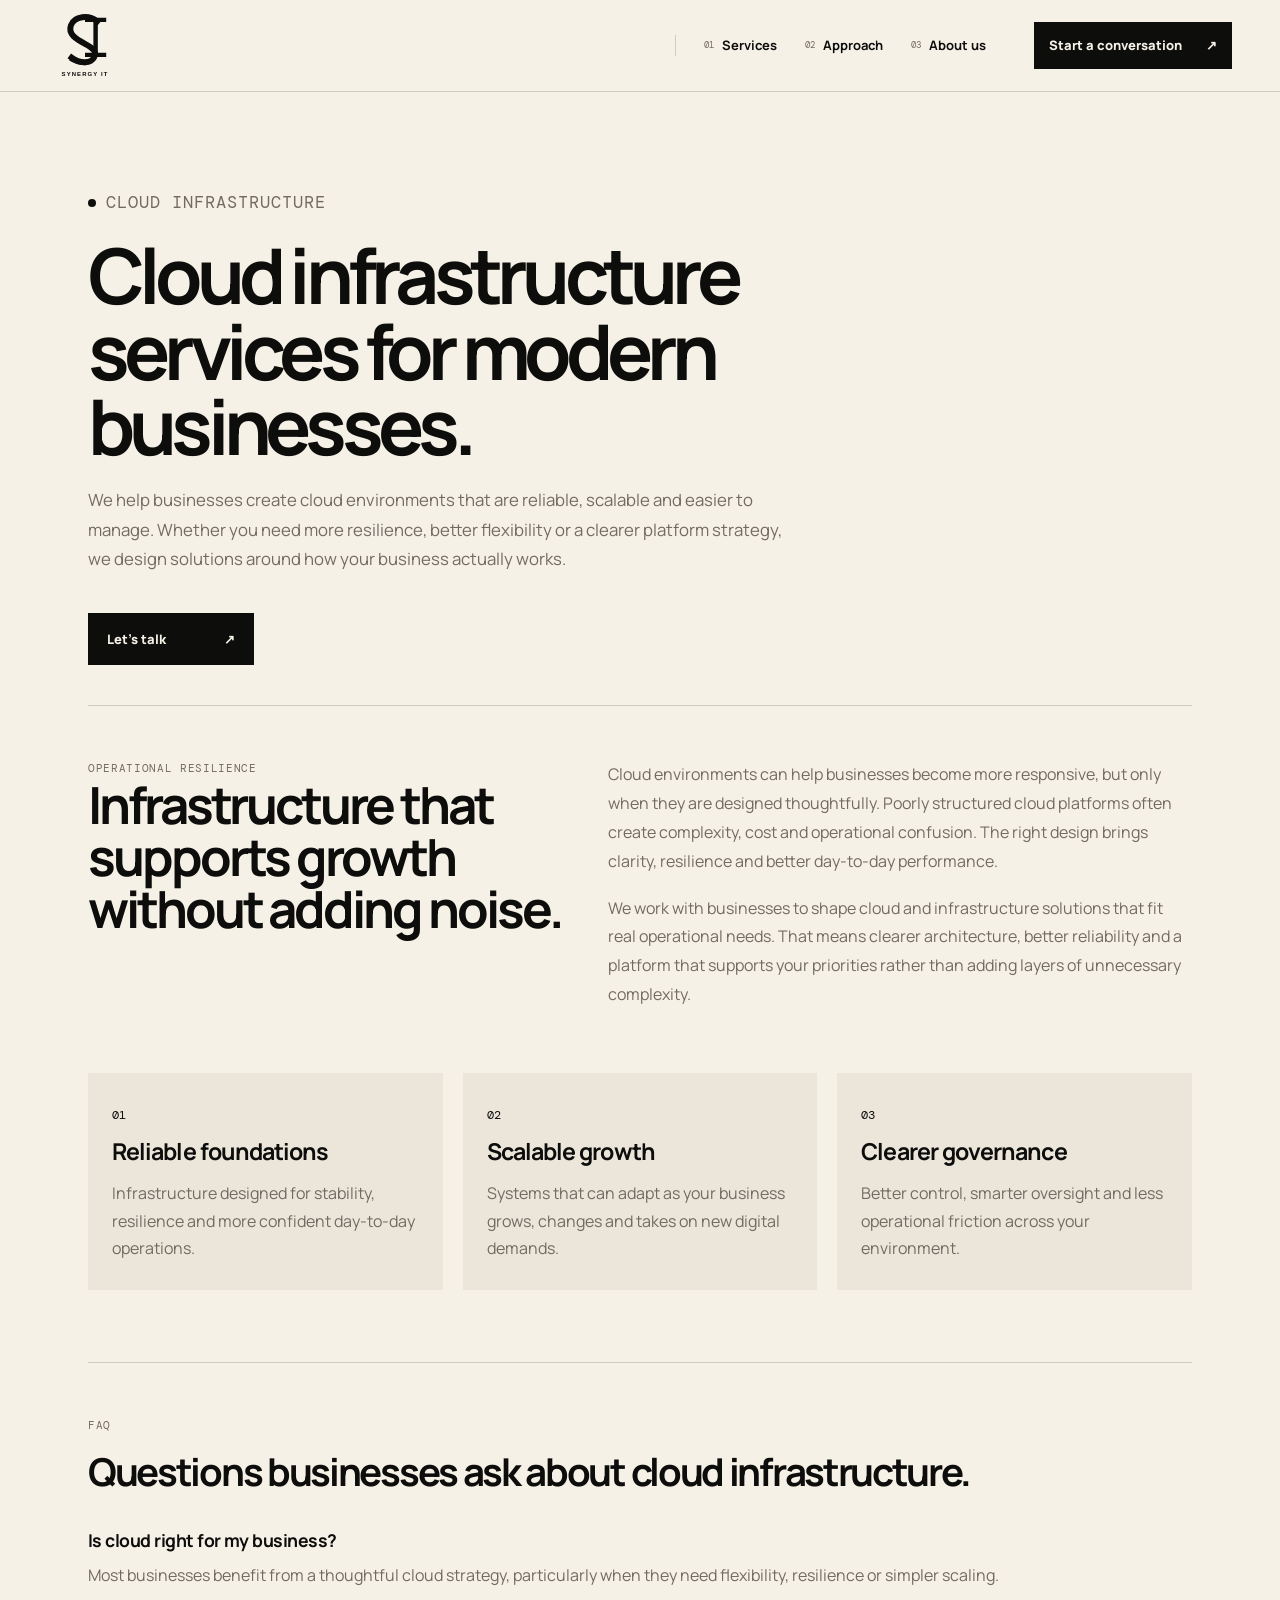
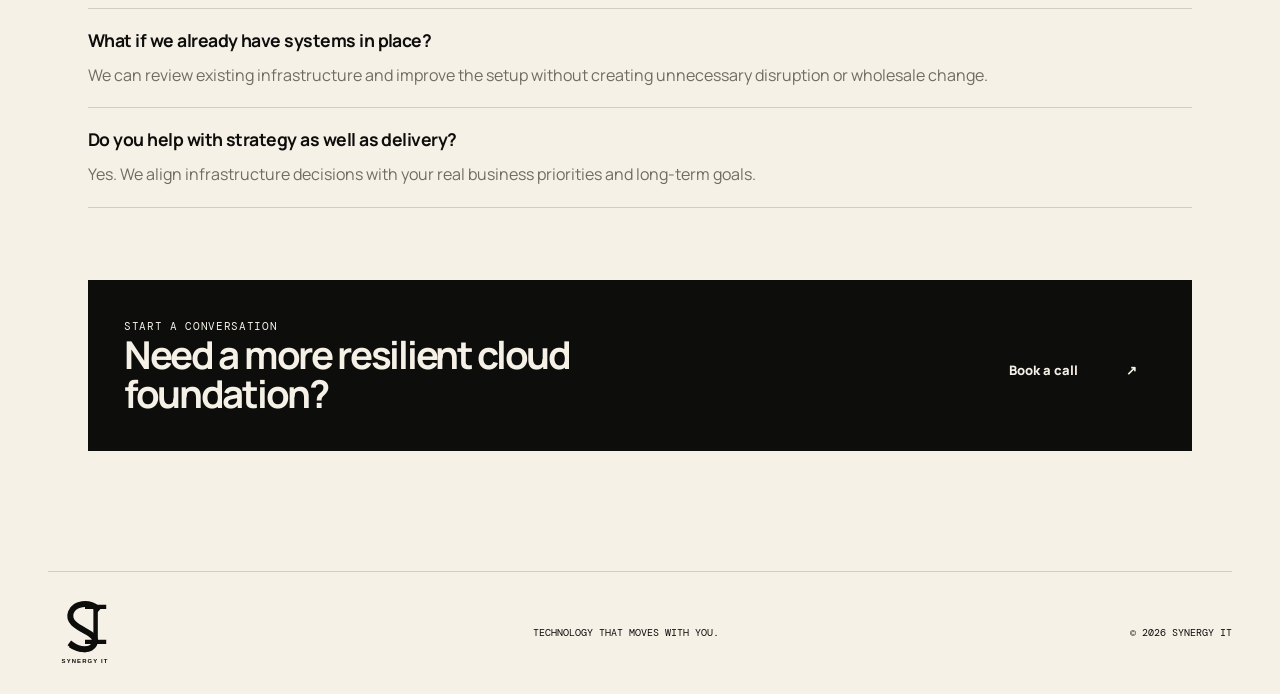
<file: cloud-infrastructure-services.html>
<!doctype html>
<html lang="en">
  <head>
    <meta charset="UTF-8" />
    <meta name="viewport" content="width=device-width, initial-scale=1.0" />
    <title>Cloud Infrastructure Services UK | Synergy IT</title>
    <meta name="description" content="Synergy IT helps businesses across the UK build secure, resilient cloud infrastructure that supports growth without unnecessary operational drag." />
    <meta name="keywords" content="cloud infrastructure services UK, cloud services UK, business cloud infrastructure, IT infrastructure support, resilient cloud systems" />
    <meta name="robots" content="index, follow" />
    <link rel="canonical" href="https://synergy-it.uk/cloud-infrastructure-services" />
    <link rel="icon" href="logo.svg" type="image/svg+xml" />
    <link rel="preconnect" href="https://fonts.googleapis.com" />
    <link rel="preconnect" href="https://fonts.gstatic.com" crossorigin />
    <link href="https://fonts.googleapis.com/css2?family=DM+Mono:wght@400;500&family=Manrope:wght@400;500;600;700;800&display=swap" rel="stylesheet" />
    <link rel="stylesheet" href="styles.css" />
  </head>
  <body>
    <header class="site-header">
      <a class="brand" href="index.html" aria-label="Synergy IT home">
        <img src="logo.svg" alt="Synergy IT" width="74" height="74" />
      </a>
      <nav class="desktop-nav" aria-label="Main navigation">
        <a href="index.html#services"><span>01</span>Services</a>
        <a href="index.html#approach"><span>02</span>Approach</a>
        <a href="index.html#about"><span>03</span>About us</a>
      </nav>
      <a class="button button-small header-cta" href="index.html#contact">Start a conversation <span aria-hidden="true">↗</span></a>
      <button class="menu-toggle" type="button" aria-expanded="false" aria-controls="mobile-menu" aria-label="Open navigation menu" aria-haspopup="true"><span class="menu-word">Menu</span><span class="menu-icon" aria-hidden="true"><i></i><i></i></span></button>
    </header>

    <main class="page-shell service-page">
      <section class="service-hero">
        <p class="eyebrow"><span class="eyebrow-dot"></span> Cloud infrastructure</p>
        <h1>Cloud infrastructure services for modern businesses.</h1>
        <p>We help businesses create cloud environments that are reliable, scalable and easier to manage. Whether you need more resilience, better flexibility or a clearer platform strategy, we design solutions around how your business actually works.</p>
        <div class="hero-actions">
          <a class="button" href="index.html#contact">Let’s talk <span aria-hidden="true">↗</span></a>
        </div>
      </section>

      <section class="service-content">
        <div class="section-copy">
          <div class="section-kicker">Operational resilience</div>
          <h2>Infrastructure that supports growth without adding noise.</h2>
        </div>
        <div class="service-text">
          <p>Cloud environments can help businesses become more responsive, but only when they are designed thoughtfully. Poorly structured cloud platforms often create complexity, cost and operational confusion. The right design brings clarity, resilience and better day-to-day performance.</p>
          <p>We work with businesses to shape cloud and infrastructure solutions that fit real operational needs. That means clearer architecture, better reliability and a platform that supports your priorities rather than adding layers of unnecessary complexity.</p>
        </div>
      </section>

      <section class="service-grid">
        <article>
          <span>01</span>
          <h3>Reliable foundations</h3>
          <p>Infrastructure designed for stability, resilience and more confident day-to-day operations.</p>
        </article>
        <article>
          <span>02</span>
          <h3>Scalable growth</h3>
          <p>Systems that can adapt as your business grows, changes and takes on new digital demands.</p>
        </article>
        <article>
          <span>03</span>
          <h3>Clearer governance</h3>
          <p>Better control, smarter oversight and less operational friction across your environment.</p>
        </article>
      </section>

      <section class="service-faq">
        <div class="section-kicker">FAQ</div>
        <h2>Questions businesses ask about cloud infrastructure.</h2>
        <div class="faq-list">
          <div>
            <h3>Is cloud right for my business?</h3>
            <p>Most businesses benefit from a thoughtful cloud strategy, particularly when they need flexibility, resilience or simpler scaling.</p>
          </div>
          <div>
            <h3>What if we already have systems in place?</h3>
            <p>We can review existing infrastructure and improve the setup without creating unnecessary disruption or wholesale change.</p>
          </div>
          <div>
            <h3>Do you help with strategy as well as delivery?</h3>
            <p>Yes. We align infrastructure decisions with your real business priorities and long-term goals.</p>
          </div>
        </div>
      </section>

      <section class="cta-panel">
        <div>
          <div class="section-kicker">Start a conversation</div>
          <h2>Need a more resilient cloud foundation?</h2>
        </div>
        <a class="button" href="index.html#contact">Book a call <span aria-hidden="true">↗</span></a>
      </section>
    </main>

    <footer class="site-footer">
      <a class="brand" href="index.html"><img src="logo.svg" alt="Synergy IT" width="74" height="74" /></a>
      <p>Technology that moves with you.</p>
      <span>© <span id="year"></span> Synergy IT</span>
    </footer>

    <div class="mobile-menu" id="mobile-menu" hidden aria-hidden="true">
      <div class="mobile-menu-heading"><span>Navigation</span><span>Synergy IT / 01</span></div>
      <a href="index.html#services"><span class="mobile-menu-number">01</span><span>Services</span><span class="nav-arrow">↗</span></a>
      <a href="index.html#approach"><span class="mobile-menu-number">02</span><span>Approach</span><span class="nav-arrow">↗</span></a>
      <a href="index.html#about"><span class="mobile-menu-number">03</span><span>About us</span><span class="nav-arrow">↗</span></a>
      <a class="mobile-menu-cta" href="index.html#contact"><span class="mobile-menu-number">04</span><span>Start a conversation</span><span class="nav-arrow">↗</span></a>
    </div>
    <script src="script.js"></script>
  </body>
</html>
</file>
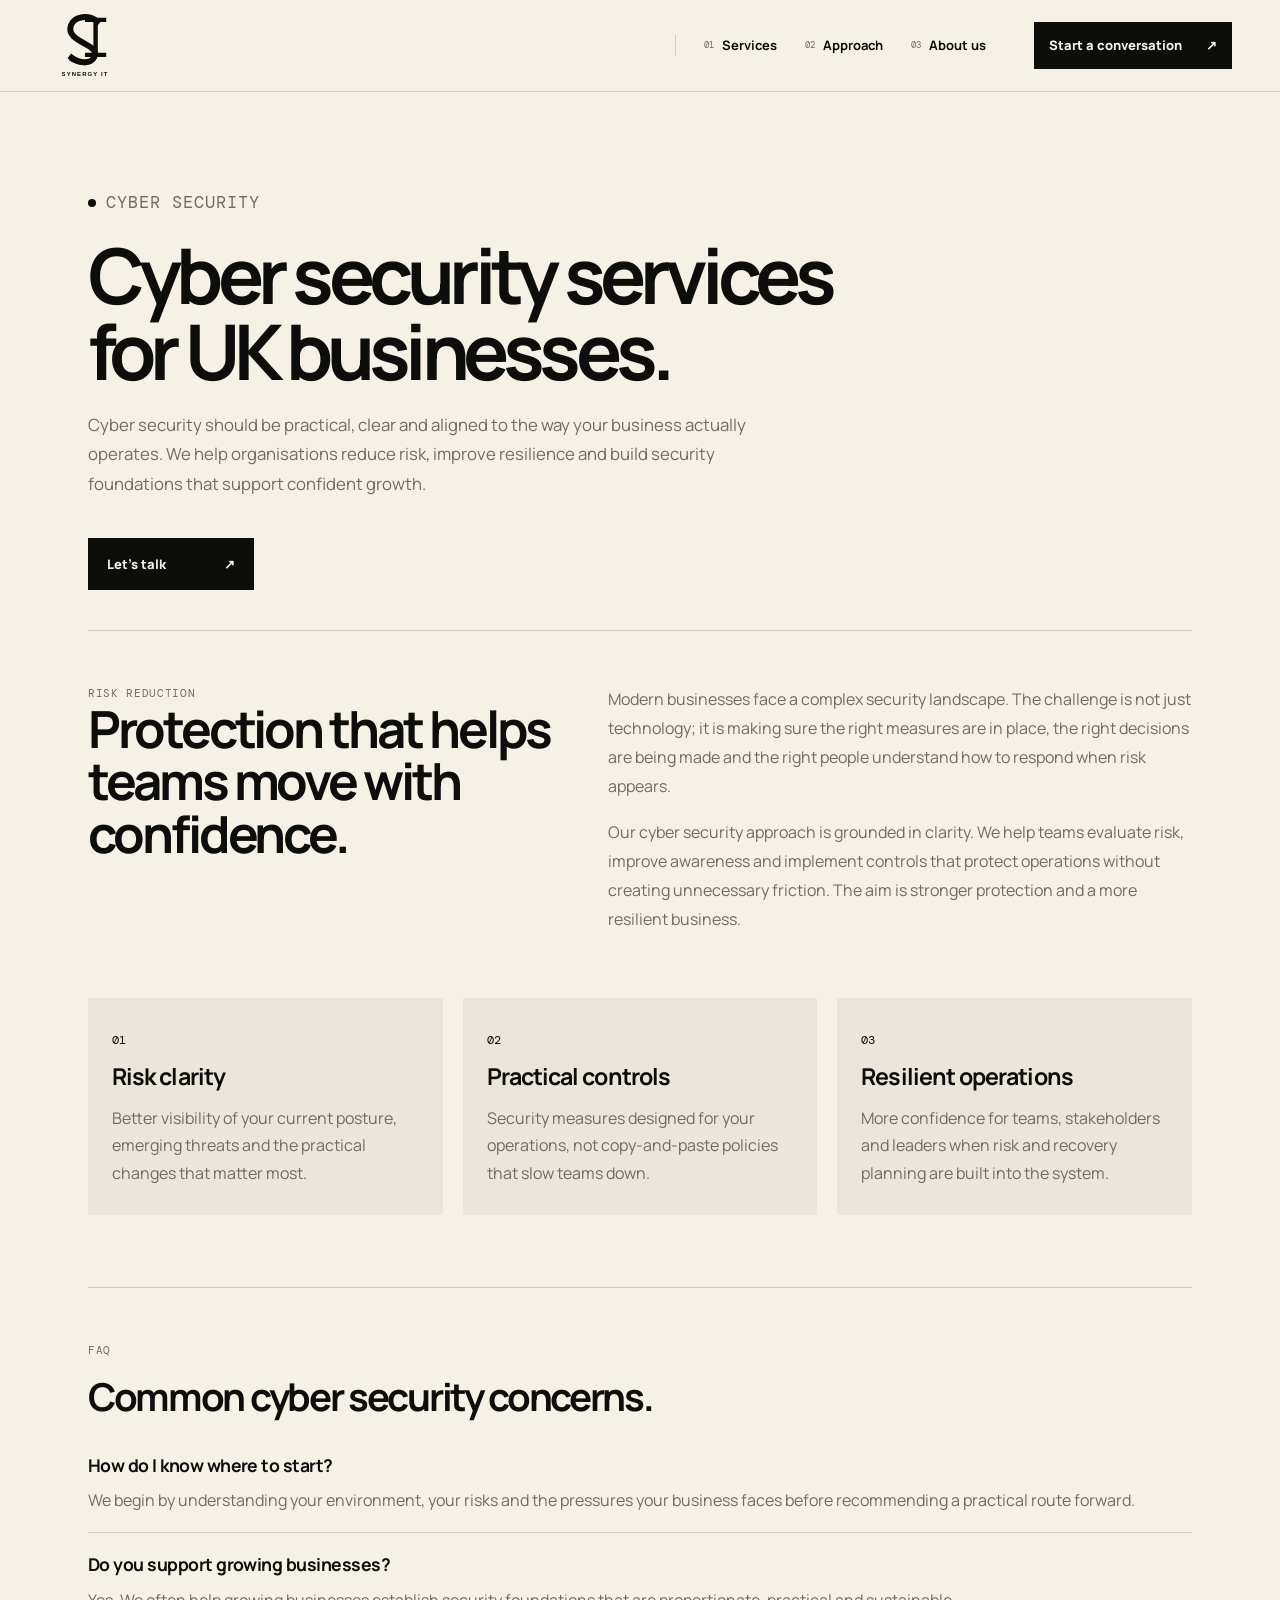
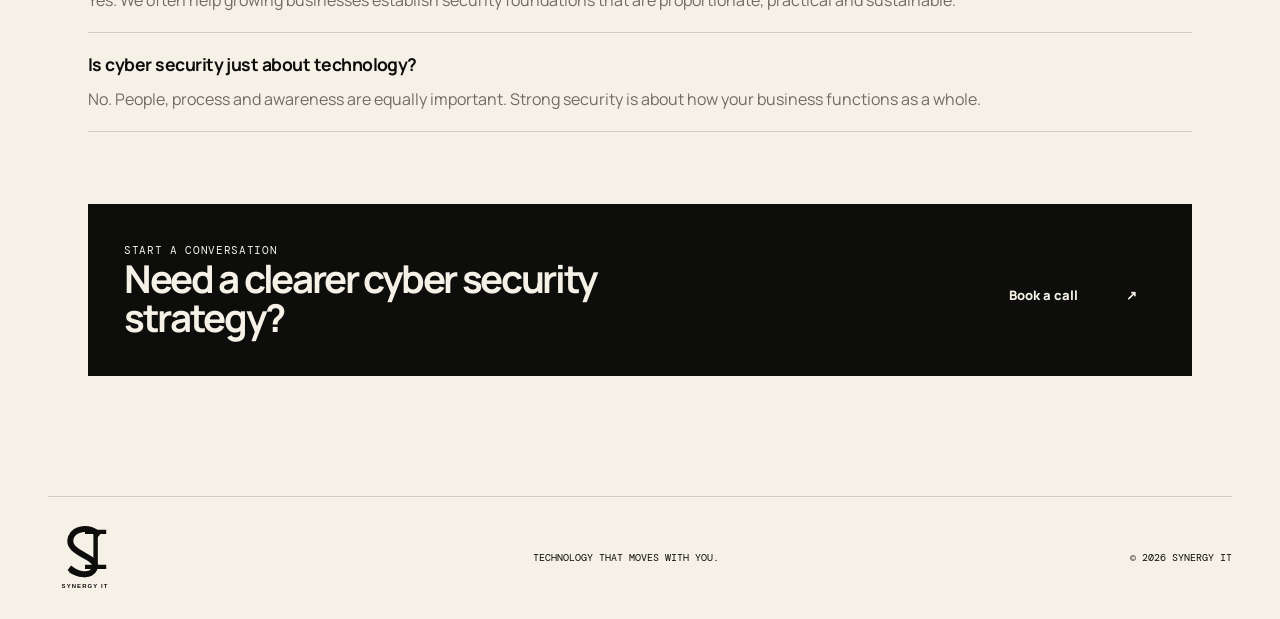
<file: cyber-security-for-businesses.html>
<!doctype html>
<html lang="en">
  <head>
    <meta charset="UTF-8" />
    <meta name="viewport" content="width=device-width, initial-scale=1.0" />
    <title>Cyber Security for Businesses UK | Synergy IT</title>
    <meta name="description" content="Synergy IT helps businesses across the UK strengthen cyber security with practical controls, clear risk decisions and systems that support confident growth." />
    <meta name="keywords" content="cyber security for businesses UK, business cyber security, cyber security services, IT security UK, cyber risk management" />
    <meta name="robots" content="index, follow" />
    <link rel="canonical" href="https://synergy-it.uk/cyber-security-for-businesses" />
    <link rel="icon" href="logo.svg" type="image/svg+xml" />
    <link rel="preconnect" href="https://fonts.googleapis.com" />
    <link rel="preconnect" href="https://fonts.gstatic.com" crossorigin />
    <link href="https://fonts.googleapis.com/css2?family=DM+Mono:wght@400;500&family=Manrope:wght@400;500;600;700;800&display=swap" rel="stylesheet" />
    <link rel="stylesheet" href="styles.css" />
  </head>
  <body>
    <header class="site-header">
      <a class="brand" href="index.html" aria-label="Synergy IT home">
        <img src="logo.svg" alt="Synergy IT" width="74" height="74" />
      </a>
      <nav class="desktop-nav" aria-label="Main navigation">
        <a href="index.html#services"><span>01</span>Services</a>
        <a href="index.html#approach"><span>02</span>Approach</a>
        <a href="index.html#about"><span>03</span>About us</a>
      </nav>
      <a class="button button-small header-cta" href="index.html#contact">Start a conversation <span aria-hidden="true">↗</span></a>
      <button class="menu-toggle" type="button" aria-expanded="false" aria-controls="mobile-menu" aria-label="Open navigation menu" aria-haspopup="true"><span class="menu-word">Menu</span><span class="menu-icon" aria-hidden="true"><i></i><i></i></span></button>
    </header>

    <main class="page-shell service-page">
      <section class="service-hero">
        <p class="eyebrow"><span class="eyebrow-dot"></span> Cyber security</p>
        <h1>Cyber security services for UK businesses.</h1>
        <p>Cyber security should be practical, clear and aligned to the way your business actually operates. We help organisations reduce risk, improve resilience and build security foundations that support confident growth.</p>
        <div class="hero-actions">
          <a class="button" href="index.html#contact">Let’s talk <span aria-hidden="true">↗</span></a>
        </div>
      </section>

      <section class="service-content">
        <div class="section-copy">
          <div class="section-kicker">Risk reduction</div>
          <h2>Protection that helps teams move with confidence.</h2>
        </div>
        <div class="service-text">
          <p>Modern businesses face a complex security landscape. The challenge is not just technology; it is making sure the right measures are in place, the right decisions are being made and the right people understand how to respond when risk appears.</p>
          <p>Our cyber security approach is grounded in clarity. We help teams evaluate risk, improve awareness and implement controls that protect operations without creating unnecessary friction. The aim is stronger protection and a more resilient business.</p>
        </div>
      </section>

      <section class="service-grid">
        <article>
          <span>01</span>
          <h3>Risk clarity</h3>
          <p>Better visibility of your current posture, emerging threats and the practical changes that matter most.</p>
        </article>
        <article>
          <span>02</span>
          <h3>Practical controls</h3>
          <p>Security measures designed for your operations, not copy-and-paste policies that slow teams down.</p>
        </article>
        <article>
          <span>03</span>
          <h3>Resilient operations</h3>
          <p>More confidence for teams, stakeholders and leaders when risk and recovery planning are built into the system.</p>
        </article>
      </section>

      <section class="service-faq">
        <div class="section-kicker">FAQ</div>
        <h2>Common cyber security concerns.</h2>
        <div class="faq-list">
          <div>
            <h3>How do I know where to start?</h3>
            <p>We begin by understanding your environment, your risks and the pressures your business faces before recommending a practical route forward.</p>
          </div>
          <div>
            <h3>Do you support growing businesses?</h3>
            <p>Yes. We often help growing businesses establish security foundations that are proportionate, practical and sustainable.</p>
          </div>
          <div>
            <h3>Is cyber security just about technology?</h3>
            <p>No. People, process and awareness are equally important. Strong security is about how your business functions as a whole.</p>
          </div>
        </div>
      </section>

      <section class="cta-panel">
        <div>
          <div class="section-kicker">Start a conversation</div>
          <h2>Need a clearer cyber security strategy?</h2>
        </div>
        <a class="button" href="index.html#contact">Book a call <span aria-hidden="true">↗</span></a>
      </section>
    </main>

    <footer class="site-footer">
      <a class="brand" href="index.html"><img src="logo.svg" alt="Synergy IT" width="74" height="74" /></a>
      <p>Technology that moves with you.</p>
      <span>© <span id="year"></span> Synergy IT</span>
    </footer>

    <div class="mobile-menu" id="mobile-menu" hidden aria-hidden="true">
      <div class="mobile-menu-heading"><span>Navigation</span><span>Synergy IT / 01</span></div>
      <a href="index.html#services"><span class="mobile-menu-number">01</span><span>Services</span><span class="nav-arrow">↗</span></a>
      <a href="index.html#approach"><span class="mobile-menu-number">02</span><span>Approach</span><span class="nav-arrow">↗</span></a>
      <a href="index.html#about"><span class="mobile-menu-number">03</span><span>About us</span><span class="nav-arrow">↗</span></a>
      <a class="mobile-menu-cta" href="index.html#contact"><span class="mobile-menu-number">04</span><span>Start a conversation</span><span class="nav-arrow">↗</span></a>
    </div>
    <script src="script.js"></script>
  </body>
</html>
</file>
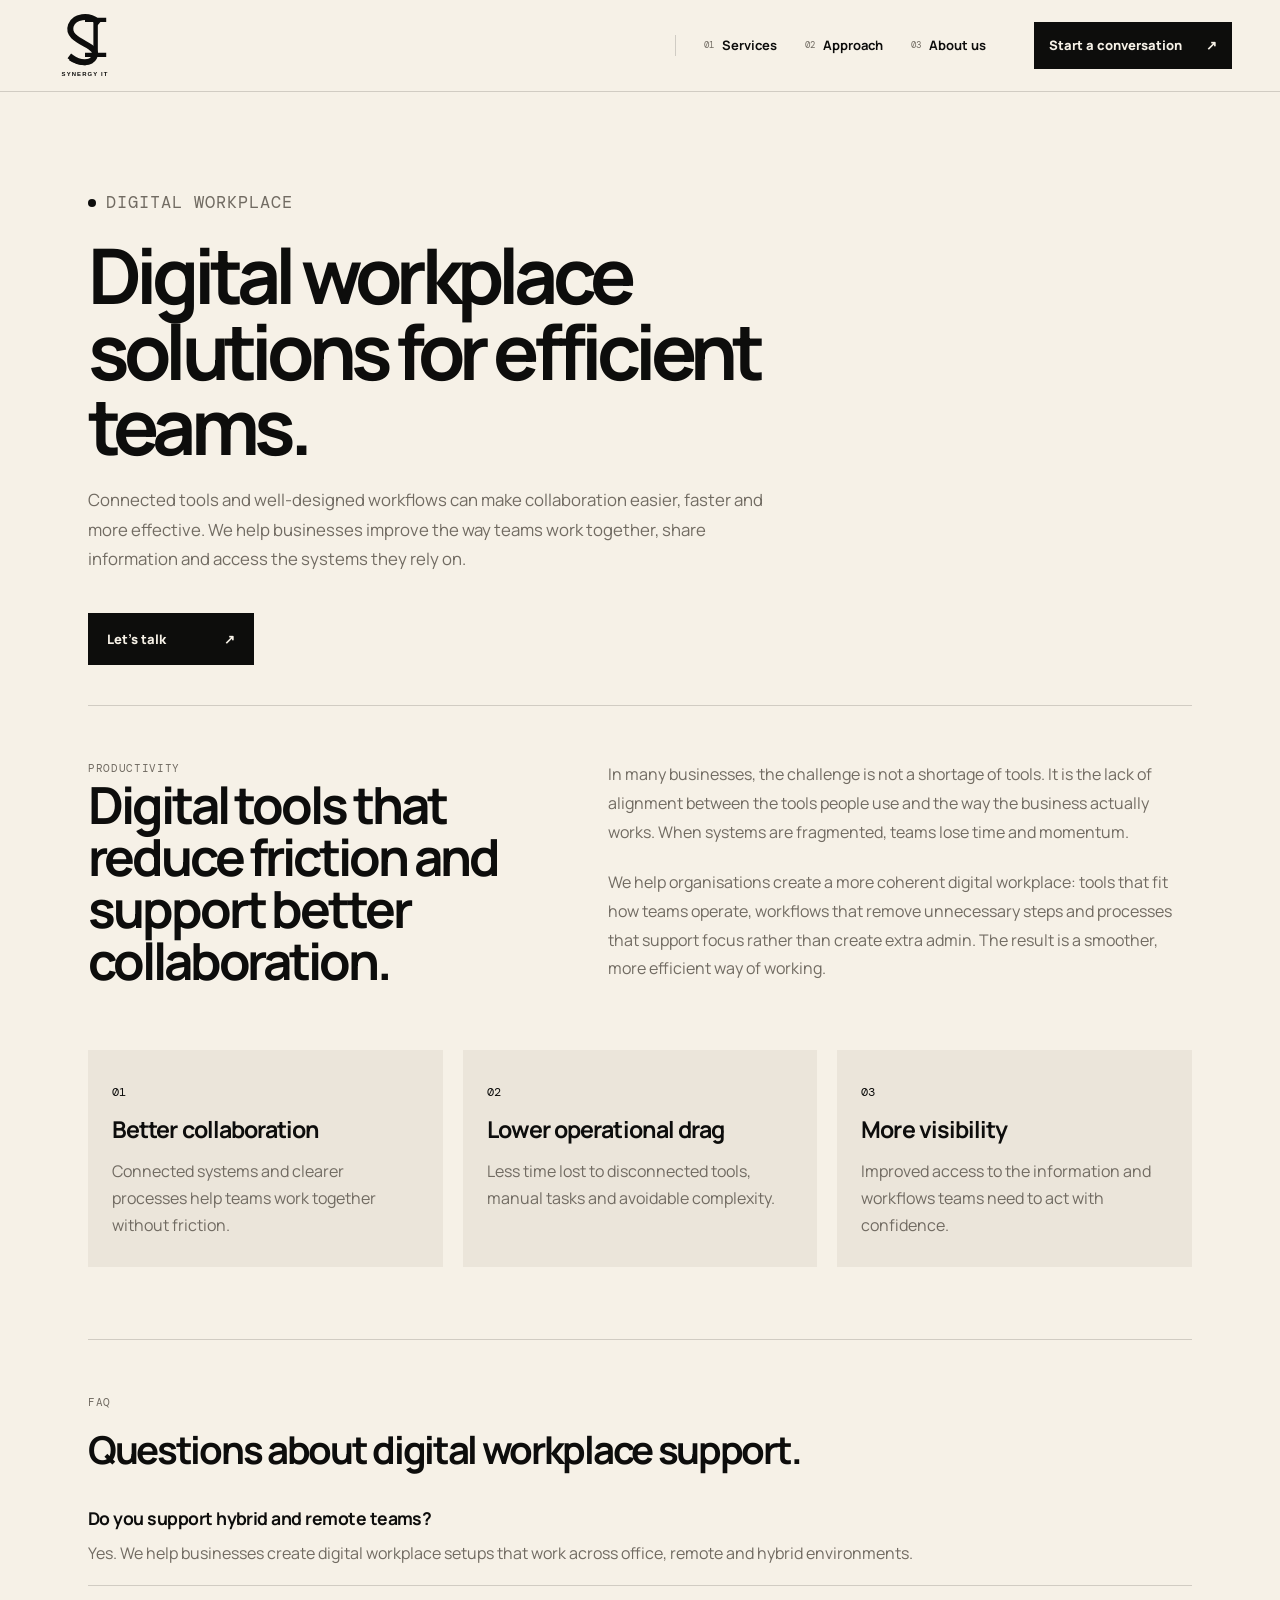
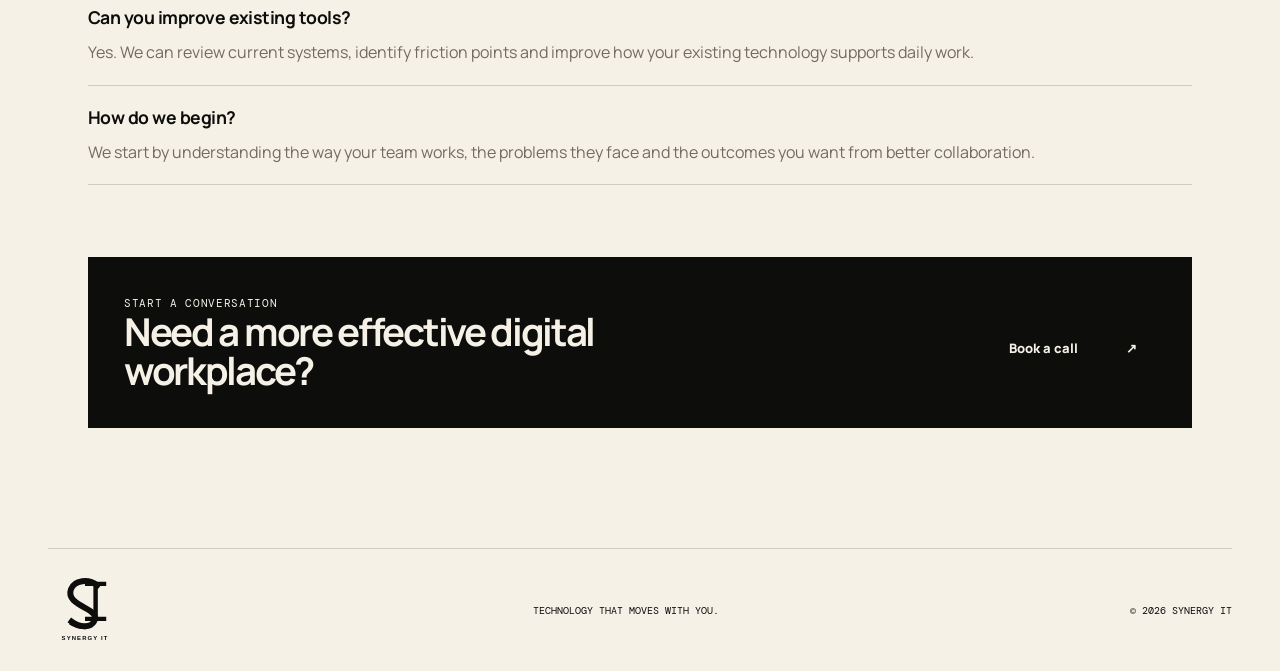
<file: digital-workplace-solutions.html>
<!doctype html>
<html lang="en">
  <head>
    <meta charset="UTF-8" />
    <meta name="viewport" content="width=device-width, initial-scale=1.0" />
    <title>Digital Workplace Solutions UK | Synergy IT</title>
    <meta name="description" content="Synergy IT helps businesses across the UK improve collaboration, productivity and digital workplace performance with practical, well-designed workplace solutions." />
    <meta name="keywords" content="digital workplace solutions, workplace technology UK, collaboration tools, business productivity tools, hybrid working support" />
    <meta name="robots" content="index, follow" />
    <link rel="canonical" href="https://synergy-it.uk/digital-workplace-solutions" />
    <link rel="icon" href="logo.svg" type="image/svg+xml" />
    <link rel="preconnect" href="https://fonts.googleapis.com" />
    <link rel="preconnect" href="https://fonts.gstatic.com" crossorigin />
    <link href="https://fonts.googleapis.com/css2?family=DM+Mono:wght@400;500&family=Manrope:wght@400;500;600;700;800&display=swap" rel="stylesheet" />
    <link rel="stylesheet" href="styles.css" />
  </head>
  <body>
    <header class="site-header">
      <a class="brand" href="index.html" aria-label="Synergy IT home">
        <img src="logo.svg" alt="Synergy IT" width="74" height="74" />
      </a>
      <nav class="desktop-nav" aria-label="Main navigation">
        <a href="index.html#services"><span>01</span>Services</a>
        <a href="index.html#approach"><span>02</span>Approach</a>
        <a href="index.html#about"><span>03</span>About us</a>
      </nav>
      <a class="button button-small header-cta" href="index.html#contact">Start a conversation <span aria-hidden="true">↗</span></a>
      <button class="menu-toggle" type="button" aria-expanded="false" aria-controls="mobile-menu" aria-label="Open navigation menu" aria-haspopup="true"><span class="menu-word">Menu</span><span class="menu-icon" aria-hidden="true"><i></i><i></i></span></button>
    </header>

    <main class="page-shell service-page">
      <section class="service-hero">
        <p class="eyebrow"><span class="eyebrow-dot"></span> Digital workplace</p>
        <h1>Digital workplace solutions for efficient teams.</h1>
        <p>Connected tools and well-designed workflows can make collaboration easier, faster and more effective. We help businesses improve the way teams work together, share information and access the systems they rely on.</p>
        <div class="hero-actions">
          <a class="button" href="index.html#contact">Let’s talk <span aria-hidden="true">↗</span></a>
        </div>
      </section>

      <section class="service-content">
        <div class="section-copy">
          <div class="section-kicker">Productivity</div>
          <h2>Digital tools that reduce friction and support better collaboration.</h2>
        </div>
        <div class="service-text">
          <p>In many businesses, the challenge is not a shortage of tools. It is the lack of alignment between the tools people use and the way the business actually works. When systems are fragmented, teams lose time and momentum.</p>
          <p>We help organisations create a more coherent digital workplace: tools that fit how teams operate, workflows that remove unnecessary steps and processes that support focus rather than create extra admin. The result is a smoother, more efficient way of working.</p>
        </div>
      </section>

      <section class="service-grid">
        <article>
          <span>01</span>
          <h3>Better collaboration</h3>
          <p>Connected systems and clearer processes help teams work together without friction.</p>
        </article>
        <article>
          <span>02</span>
          <h3>Lower operational drag</h3>
          <p>Less time lost to disconnected tools, manual tasks and avoidable complexity.</p>
        </article>
        <article>
          <span>03</span>
          <h3>More visibility</h3>
          <p>Improved access to the information and workflows teams need to act with confidence.</p>
        </article>
      </section>

      <section class="service-faq">
        <div class="section-kicker">FAQ</div>
        <h2>Questions about digital workplace support.</h2>
        <div class="faq-list">
          <div>
            <h3>Do you support hybrid and remote teams?</h3>
            <p>Yes. We help businesses create digital workplace setups that work across office, remote and hybrid environments.</p>
          </div>
          <div>
            <h3>Can you improve existing tools?</h3>
            <p>Yes. We can review current systems, identify friction points and improve how your existing technology supports daily work.</p>
          </div>
          <div>
            <h3>How do we begin?</h3>
            <p>We start by understanding the way your team works, the problems they face and the outcomes you want from better collaboration.</p>
          </div>
        </div>
      </section>

      <section class="cta-panel">
        <div>
          <div class="section-kicker">Start a conversation</div>
          <h2>Need a more effective digital workplace?</h2>
        </div>
        <a class="button" href="index.html#contact">Book a call <span aria-hidden="true">↗</span></a>
      </section>
    </main>

    <footer class="site-footer">
      <a class="brand" href="index.html"><img src="logo.svg" alt="Synergy IT" width="74" height="74" /></a>
      <p>Technology that moves with you.</p>
      <span>© <span id="year"></span> Synergy IT</span>
    </footer>

    <div class="mobile-menu" id="mobile-menu" hidden aria-hidden="true">
      <div class="mobile-menu-heading"><span>Navigation</span><span>Synergy IT / 01</span></div>
      <a href="index.html#services"><span class="mobile-menu-number">01</span><span>Services</span><span class="nav-arrow">↗</span></a>
      <a href="index.html#approach"><span class="mobile-menu-number">02</span><span>Approach</span><span class="nav-arrow">↗</span></a>
      <a href="index.html#about"><span class="mobile-menu-number">03</span><span>About us</span><span class="nav-arrow">↗</span></a>
      <a class="mobile-menu-cta" href="index.html#contact"><span class="mobile-menu-number">04</span><span>Start a conversation</span><span class="nav-arrow">↗</span></a>
    </div>
    <script src="script.js"></script>
  </body>
</html>
</file>
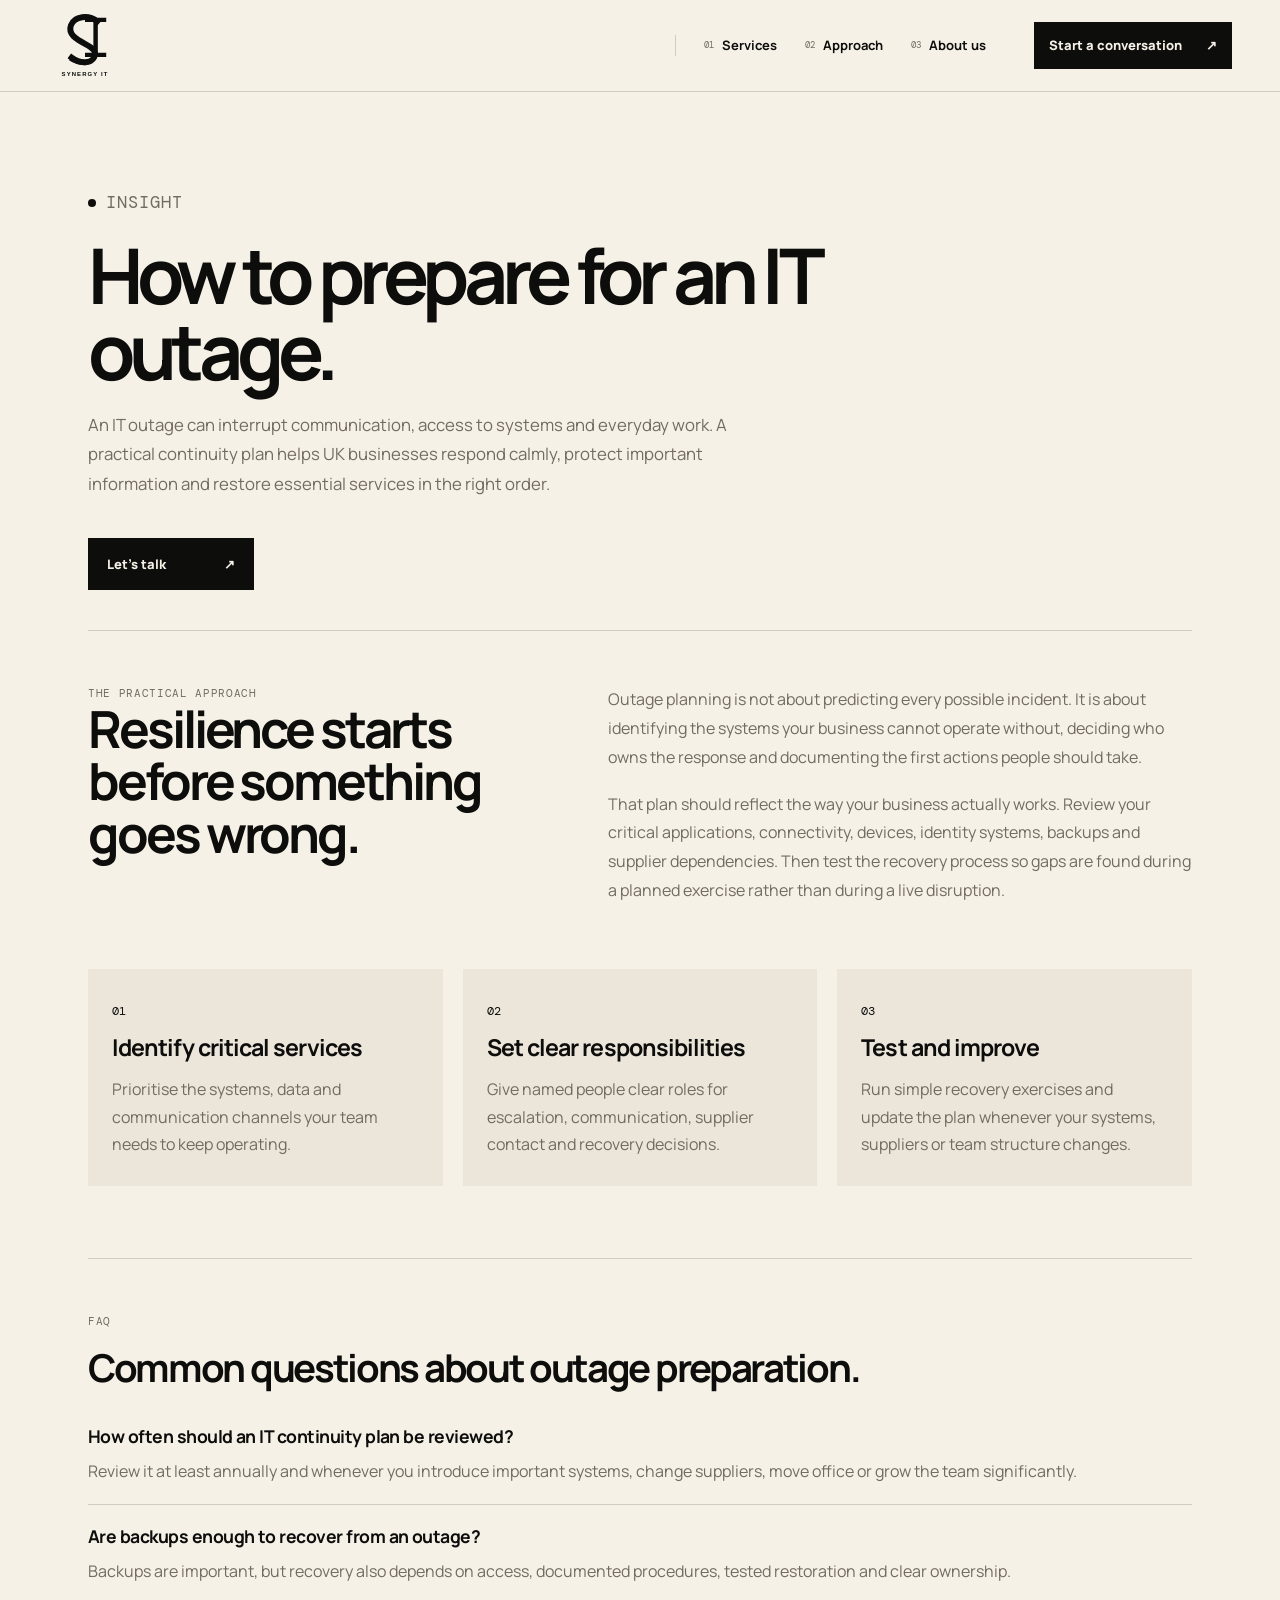
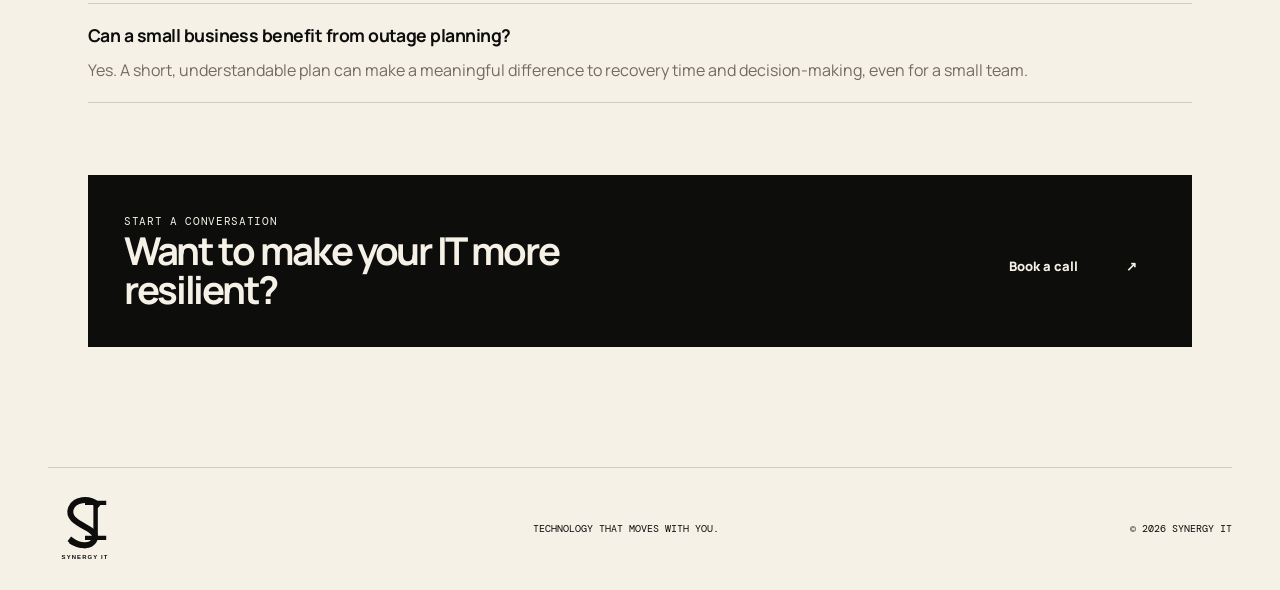
<file: how-to-prepare-for-an-it-outage.html>
<!doctype html>
<html lang="en">
  <head>
    <meta charset="UTF-8" />
    <meta name="viewport" content="width=device-width, initial-scale=1.0" />
    <title>How to Prepare for an IT Outage | Synergy IT</title>
    <meta name="description" content="Learn how UK businesses can prepare for an IT outage with practical continuity planning, clear responsibilities, secure backups and dependable support." />
    <meta name="keywords" content="prepare for IT outage, IT outage planning UK, business continuity IT, emergency IT support UK" />
    <meta name="robots" content="index, follow" />
    <link rel="canonical" href="https://synergy-it.uk/how-to-prepare-for-an-it-outage" />
    <link rel="icon" href="logo.svg" type="image/svg+xml" />
    <link rel="preconnect" href="https://fonts.googleapis.com" />
    <link rel="preconnect" href="https://fonts.gstatic.com" crossorigin />
    <link href="https://fonts.googleapis.com/css2?family=DM+Mono:wght@400;500&family=Manrope:wght@400;500;600;700;800&display=swap" rel="stylesheet" />
    <link rel="stylesheet" href="styles.css" />
  </head>
  <body>
    <header class="site-header">
      <a class="brand" href="index.html" aria-label="Synergy IT home">
        <img src="logo.svg" alt="Synergy IT" width="74" height="74" />
      </a>
      <nav class="desktop-nav" aria-label="Main navigation">
        <a href="index.html#services"><span>01</span>Services</a>
        <a href="index.html#approach"><span>02</span>Approach</a>
        <a href="index.html#about"><span>03</span>About us</a>
      </nav>
      <a class="button button-small header-cta" href="index.html#contact">Start a conversation <span aria-hidden="true">↗</span></a>
      <button class="menu-toggle" type="button" aria-expanded="false" aria-controls="mobile-menu" aria-label="Open navigation menu" aria-haspopup="true"><span class="menu-word">Menu</span><span class="menu-icon" aria-hidden="true"><i></i><i></i></span></button>
    </header>

    <main class="page-shell service-page">
      <section class="service-hero">
        <p class="eyebrow"><span class="eyebrow-dot"></span> Insight</p>
        <h1>How to prepare for an IT outage.</h1>
        <p>An IT outage can interrupt communication, access to systems and everyday work. A practical continuity plan helps UK businesses respond calmly, protect important information and restore essential services in the right order.</p>
        <div class="hero-actions">
          <a class="button" href="index.html#contact">Let’s talk <span aria-hidden="true">↗</span></a>
        </div>
      </section>

      <section class="service-content">
        <div class="section-copy">
          <div class="section-kicker">The practical approach</div>
          <h2>Resilience starts before something goes wrong.</h2>
        </div>
        <div class="service-text">
          <p>Outage planning is not about predicting every possible incident. It is about identifying the systems your business cannot operate without, deciding who owns the response and documenting the first actions people should take.</p>
          <p>That plan should reflect the way your business actually works. Review your critical applications, connectivity, devices, identity systems, backups and supplier dependencies. Then test the recovery process so gaps are found during a planned exercise rather than during a live disruption.</p>
        </div>
      </section>

      <section class="service-grid">
        <article>
          <span>01</span>
          <h3>Identify critical services</h3>
          <p>Prioritise the systems, data and communication channels your team needs to keep operating.</p>
        </article>
        <article>
          <span>02</span>
          <h3>Set clear responsibilities</h3>
          <p>Give named people clear roles for escalation, communication, supplier contact and recovery decisions.</p>
        </article>
        <article>
          <span>03</span>
          <h3>Test and improve</h3>
          <p>Run simple recovery exercises and update the plan whenever your systems, suppliers or team structure changes.</p>
        </article>
      </section>

      <section class="service-faq">
        <div class="section-kicker">FAQ</div>
        <h2>Common questions about outage preparation.</h2>
        <div class="faq-list">
          <div>
            <h3>How often should an IT continuity plan be reviewed?</h3>
            <p>Review it at least annually and whenever you introduce important systems, change suppliers, move office or grow the team significantly.</p>
          </div>
          <div>
            <h3>Are backups enough to recover from an outage?</h3>
            <p>Backups are important, but recovery also depends on access, documented procedures, tested restoration and clear ownership.</p>
          </div>
          <div>
            <h3>Can a small business benefit from outage planning?</h3>
            <p>Yes. A short, understandable plan can make a meaningful difference to recovery time and decision-making, even for a small team.</p>
          </div>
        </div>
      </section>

      <section class="cta-panel">
        <div>
          <div class="section-kicker">Start a conversation</div>
          <h2>Want to make your IT more resilient?</h2>
        </div>
        <a class="button" href="index.html#contact">Book a call <span aria-hidden="true">↗</span></a>
      </section>
    </main>

    <footer class="site-footer">
      <a class="brand" href="index.html"><img src="logo.svg" alt="Synergy IT" width="74" height="74" /></a>
      <p>Technology that moves with you.</p>
      <span>© <span id="year"></span> Synergy IT</span>
    </footer>

    <div class="mobile-menu" id="mobile-menu" hidden aria-hidden="true">
      <div class="mobile-menu-heading"><span>Navigation</span><span>Synergy IT / 01</span></div>
      <a href="index.html#services"><span class="mobile-menu-number">01</span><span>Services</span><span class="nav-arrow">↗</span></a>
      <a href="index.html#approach"><span class="mobile-menu-number">02</span><span>Approach</span><span class="nav-arrow">↗</span></a>
      <a href="index.html#about"><span class="mobile-menu-number">03</span><span>About us</span><span class="nav-arrow">↗</span></a>
      <a class="mobile-menu-cta" href="index.html#contact"><span class="mobile-menu-number">04</span><span>Start a conversation</span><span class="nav-arrow">↗</span></a>
    </div>
    <script src="script.js"></script>
  </body>
</html>
</file>
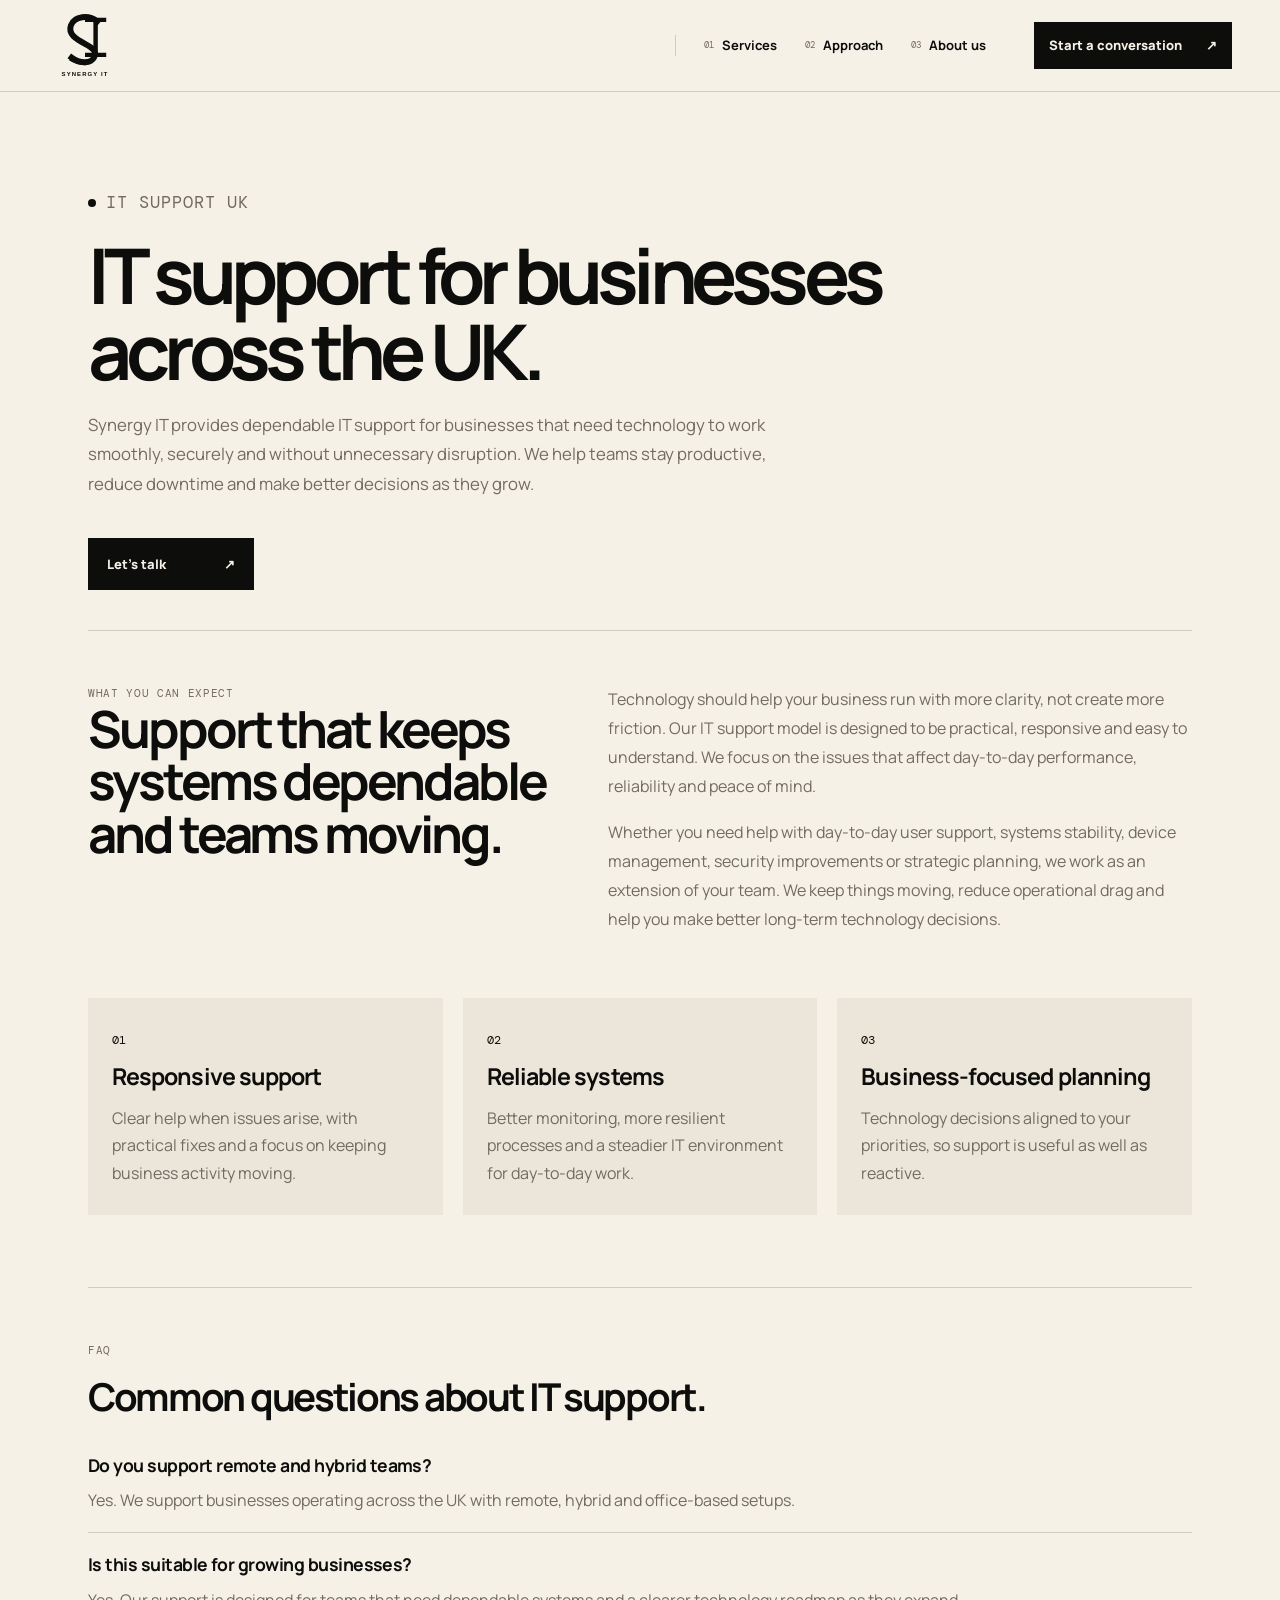
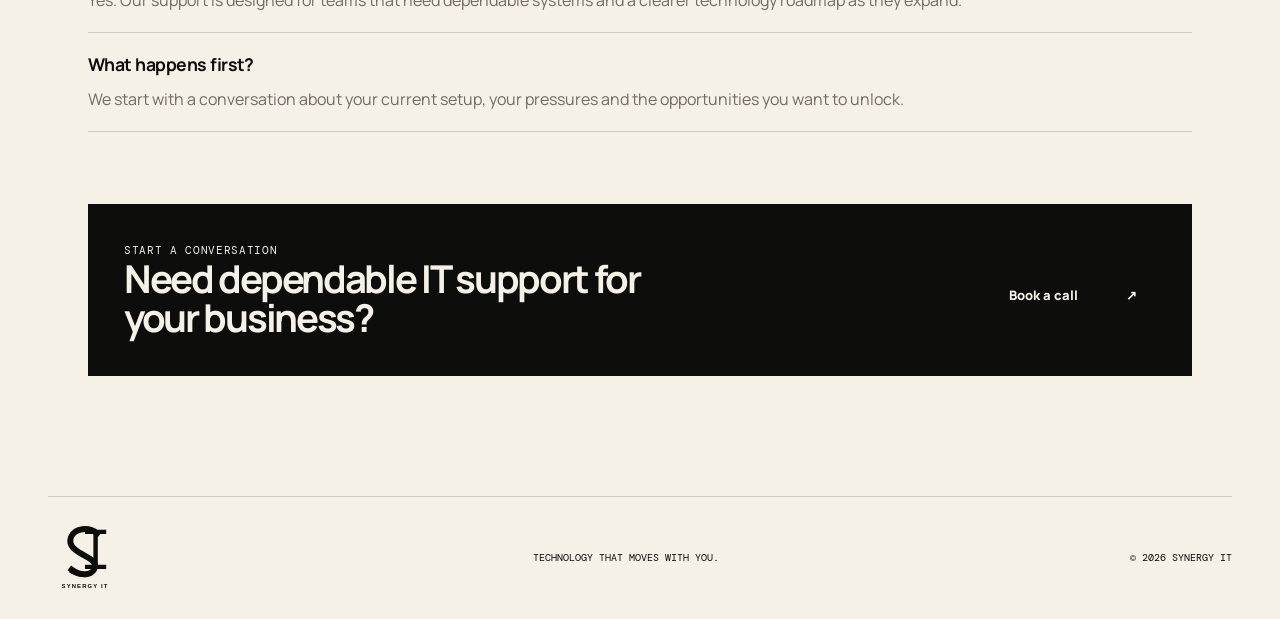
<file: it-support-uk.html>
<!doctype html>
<html lang="en">
  <head>
    <meta charset="UTF-8" />
    <meta name="viewport" content="width=device-width, initial-scale=1.0" />
    <title>IT Support UK | Synergy IT</title>
    <meta name="description" content="Synergy IT provides dependable IT support for businesses across the UK, helping teams stay productive, secure and supported as they grow." />
    <meta name="keywords" content="IT support UK, business IT support, managed IT services UK, UK IT support, remote IT support" />
    <meta name="robots" content="index, follow" />
    <link rel="canonical" href="https://synergy-it.uk/it-support-uk" />
    <link rel="icon" href="logo.svg" type="image/svg+xml" />
    <link rel="preconnect" href="https://fonts.googleapis.com" />
    <link rel="preconnect" href="https://fonts.gstatic.com" crossorigin />
    <link href="https://fonts.googleapis.com/css2?family=DM+Mono:wght@400;500&family=Manrope:wght@400;500;600;700;800&display=swap" rel="stylesheet" />
    <link rel="stylesheet" href="styles.css" />
  </head>
  <body>
    <header class="site-header">
      <a class="brand" href="index.html" aria-label="Synergy IT home">
        <img src="logo.svg" alt="Synergy IT" width="74" height="74" />
      </a>
      <nav class="desktop-nav" aria-label="Main navigation">
        <a href="index.html#services"><span>01</span>Services</a>
        <a href="index.html#approach"><span>02</span>Approach</a>
        <a href="index.html#about"><span>03</span>About us</a>
      </nav>
      <a class="button button-small header-cta" href="index.html#contact">Start a conversation <span aria-hidden="true">↗</span></a>
      <button class="menu-toggle" type="button" aria-expanded="false" aria-controls="mobile-menu" aria-label="Open navigation menu" aria-haspopup="true"><span class="menu-word">Menu</span><span class="menu-icon" aria-hidden="true"><i></i><i></i></span></button>
    </header>

    <main class="page-shell service-page">
      <section class="service-hero">
        <p class="eyebrow"><span class="eyebrow-dot"></span> IT support UK</p>
        <h1>IT support for businesses across the UK.</h1>
        <p>Synergy IT provides dependable IT support for businesses that need technology to work smoothly, securely and without unnecessary disruption. We help teams stay productive, reduce downtime and make better decisions as they grow.</p>
        <div class="hero-actions">
          <a class="button" href="index.html#contact">Let’s talk <span aria-hidden="true">↗</span></a>
        </div>
      </section>

      <section class="service-content">
        <div class="section-copy">
          <div class="section-kicker">What you can expect</div>
          <h2>Support that keeps systems dependable and teams moving.</h2>
        </div>
        <div class="service-text">
          <p>Technology should help your business run with more clarity, not create more friction. Our IT support model is designed to be practical, responsive and easy to understand. We focus on the issues that affect day-to-day performance, reliability and peace of mind.</p>
          <p>Whether you need help with day-to-day user support, systems stability, device management, security improvements or strategic planning, we work as an extension of your team. We keep things moving, reduce operational drag and help you make better long-term technology decisions.</p>
        </div>
      </section>

      <section class="service-grid">
        <article>
          <span>01</span>
          <h3>Responsive support</h3>
          <p>Clear help when issues arise, with practical fixes and a focus on keeping business activity moving.</p>
        </article>
        <article>
          <span>02</span>
          <h3>Reliable systems</h3>
          <p>Better monitoring, more resilient processes and a steadier IT environment for day-to-day work.</p>
        </article>
        <article>
          <span>03</span>
          <h3>Business-focused planning</h3>
          <p>Technology decisions aligned to your priorities, so support is useful as well as reactive.</p>
        </article>
      </section>

      <section class="service-faq">
        <div class="section-kicker">FAQ</div>
        <h2>Common questions about IT support.</h2>
        <div class="faq-list">
          <div>
            <h3>Do you support remote and hybrid teams?</h3>
            <p>Yes. We support businesses operating across the UK with remote, hybrid and office-based setups.</p>
          </div>
          <div>
            <h3>Is this suitable for growing businesses?</h3>
            <p>Yes. Our support is designed for teams that need dependable systems and a clearer technology roadmap as they expand.</p>
          </div>
          <div>
            <h3>What happens first?</h3>
            <p>We start with a conversation about your current setup, your pressures and the opportunities you want to unlock.</p>
          </div>
        </div>
      </section>

      <section class="cta-panel">
        <div>
          <div class="section-kicker">Start a conversation</div>
          <h2>Need dependable IT support for your business?</h2>
        </div>
        <a class="button" href="index.html#contact">Book a call <span aria-hidden="true">↗</span></a>
      </section>
    </main>

    <footer class="site-footer">
      <a class="brand" href="index.html"><img src="logo.svg" alt="Synergy IT" width="74" height="74" /></a>
      <p>Technology that moves with you.</p>
      <span>© <span id="year"></span> Synergy IT</span>
    </footer>

    <div class="mobile-menu" id="mobile-menu" hidden aria-hidden="true">
      <div class="mobile-menu-heading"><span>Navigation</span><span>Synergy IT / 01</span></div>
      <a href="index.html#services"><span class="mobile-menu-number">01</span><span>Services</span><span class="nav-arrow">↗</span></a>
      <a href="index.html#approach"><span class="mobile-menu-number">02</span><span>Approach</span><span class="nav-arrow">↗</span></a>
      <a href="index.html#about"><span class="mobile-menu-number">03</span><span>About us</span><span class="nav-arrow">↗</span></a>
      <a class="mobile-menu-cta" href="index.html#contact"><span class="mobile-menu-number">04</span><span>Start a conversation</span><span class="nav-arrow">↗</span></a>
    </div>
    <script src="script.js"></script>
  </body>
</html>
</file>
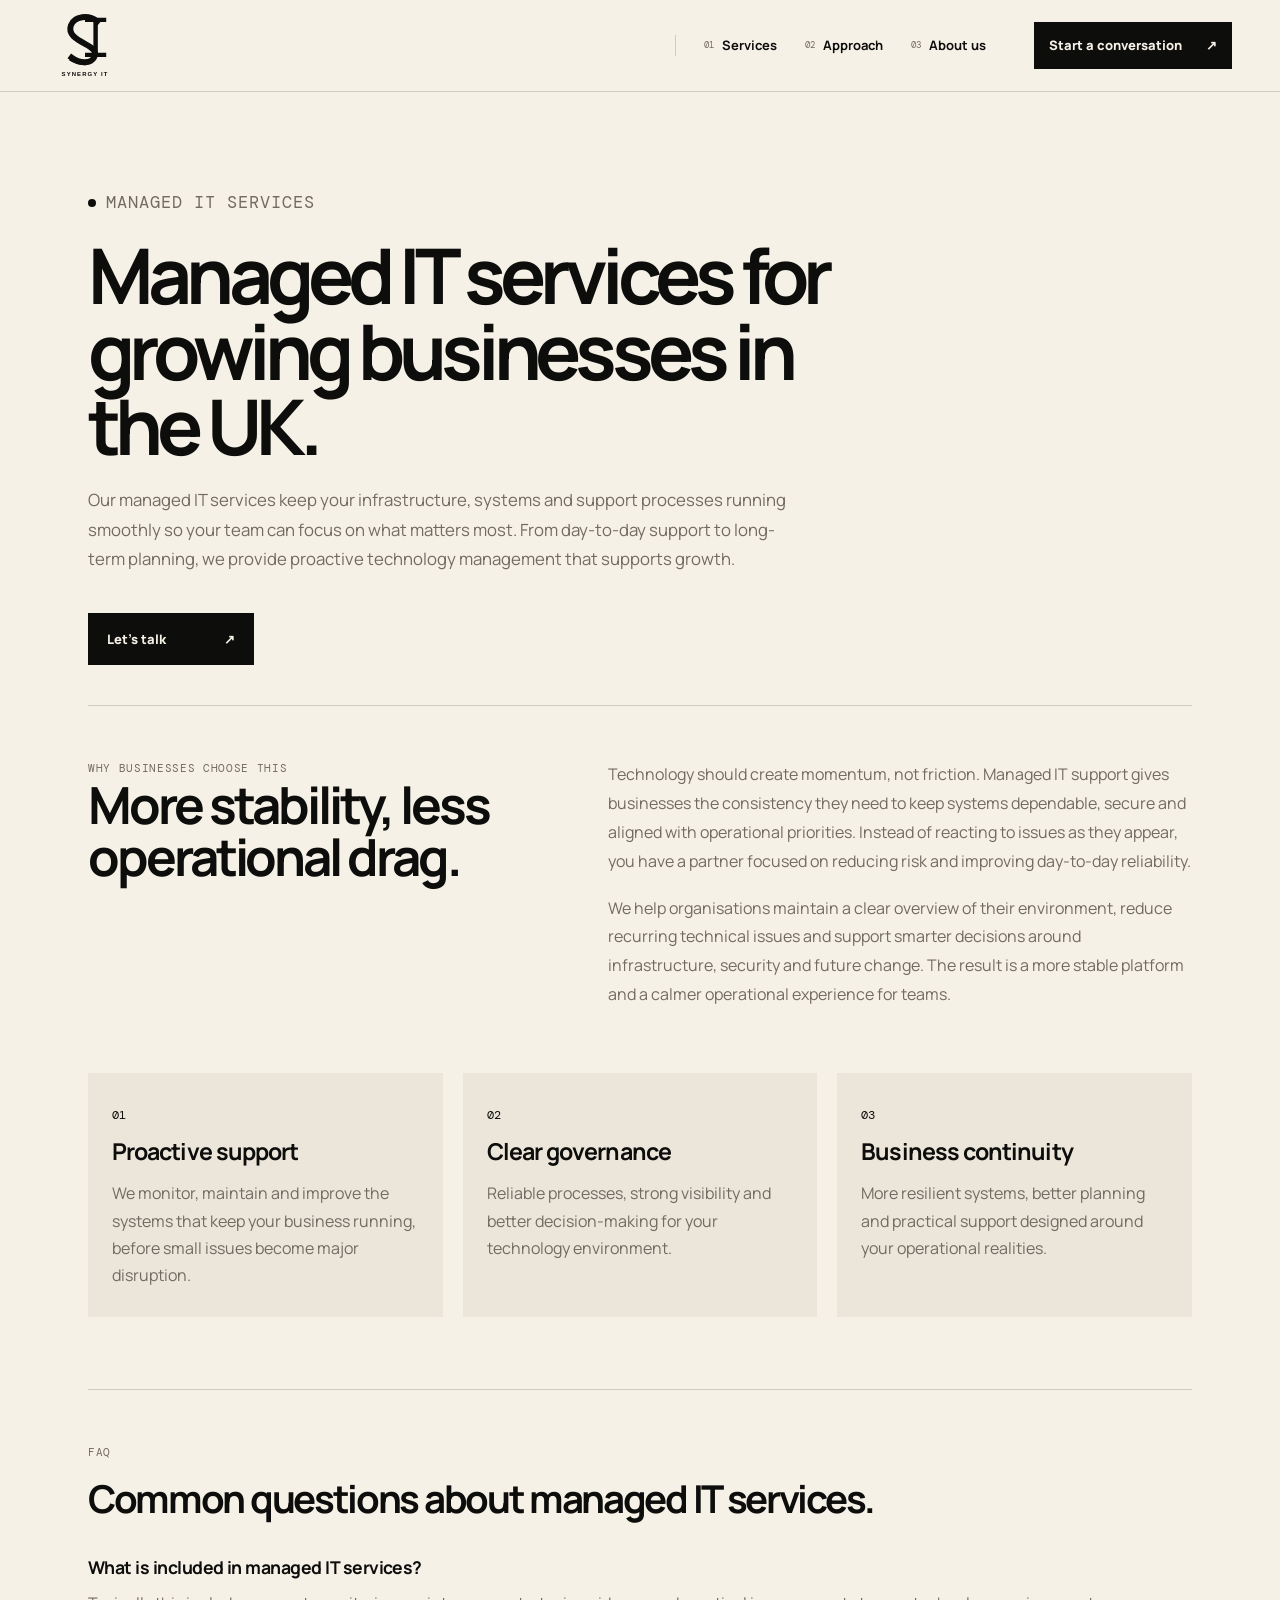
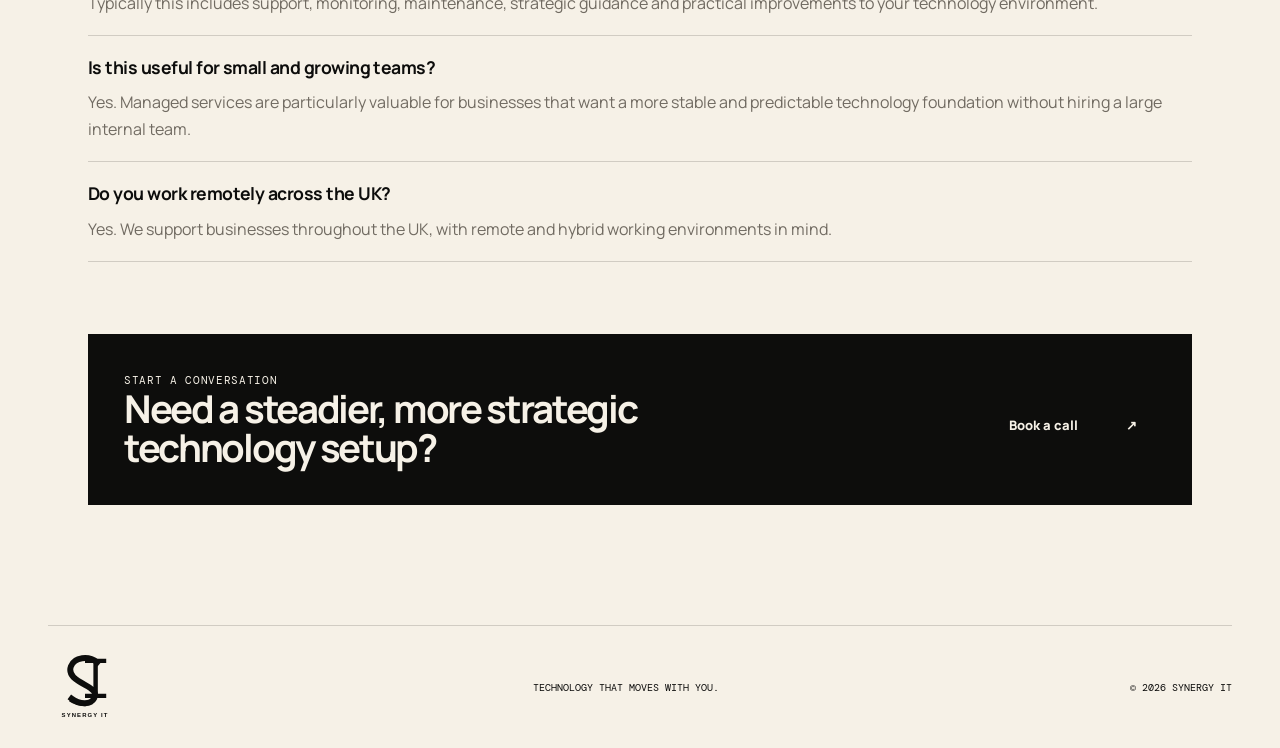
<file: managed-it-services.html>
<!doctype html>
<html lang="en">
  <head>
    <meta charset="UTF-8" />
    <meta name="viewport" content="width=device-width, initial-scale=1.0" />
    <title>Managed IT Services UK | Synergy IT</title>
    <meta name="description" content="Synergy IT delivers managed IT services for growing businesses across the UK, providing proactive support, secure systems and clearer technology operations." />
    <meta name="keywords" content="managed IT services UK, managed IT support, outsourced IT support, business IT services, UK IT partner" />
    <meta name="robots" content="index, follow" />
    <link rel="canonical" href="https://synergy-it.uk/managed-it-services" />
    <link rel="icon" href="logo.svg" type="image/svg+xml" />
    <link rel="preconnect" href="https://fonts.googleapis.com" />
    <link rel="preconnect" href="https://fonts.gstatic.com" crossorigin />
    <link href="https://fonts.googleapis.com/css2?family=DM+Mono:wght@400;500&family=Manrope:wght@400;500;600;700;800&display=swap" rel="stylesheet" />
    <link rel="stylesheet" href="styles.css" />
  </head>
  <body>
    <header class="site-header">
      <a class="brand" href="index.html" aria-label="Synergy IT home">
        <img src="logo.svg" alt="Synergy IT" width="74" height="74" />
      </a>
      <nav class="desktop-nav" aria-label="Main navigation">
        <a href="index.html#services"><span>01</span>Services</a>
        <a href="index.html#approach"><span>02</span>Approach</a>
        <a href="index.html#about"><span>03</span>About us</a>
      </nav>
      <a class="button button-small header-cta" href="index.html#contact">Start a conversation <span aria-hidden="true">↗</span></a>
      <button class="menu-toggle" type="button" aria-expanded="false" aria-controls="mobile-menu" aria-label="Open navigation menu" aria-haspopup="true"><span class="menu-word">Menu</span><span class="menu-icon" aria-hidden="true"><i></i><i></i></span></button>
    </header>

    <main class="page-shell service-page">
      <section class="service-hero">
        <p class="eyebrow"><span class="eyebrow-dot"></span> Managed IT services</p>
        <h1>Managed IT services for growing businesses in the UK.</h1>
        <p>Our managed IT services keep your infrastructure, systems and support processes running smoothly so your team can focus on what matters most. From day-to-day support to long-term planning, we provide proactive technology management that supports growth.</p>
        <div class="hero-actions">
          <a class="button" href="index.html#contact">Let’s talk <span aria-hidden="true">↗</span></a>
        </div>
      </section>

      <section class="service-content">
        <div class="section-copy">
          <div class="section-kicker">Why businesses choose this</div>
          <h2>More stability, less operational drag.</h2>
        </div>
        <div class="service-text">
          <p>Technology should create momentum, not friction. Managed IT support gives businesses the consistency they need to keep systems dependable, secure and aligned with operational priorities. Instead of reacting to issues as they appear, you have a partner focused on reducing risk and improving day-to-day reliability.</p>
          <p>We help organisations maintain a clear overview of their environment, reduce recurring technical issues and support smarter decisions around infrastructure, security and future change. The result is a more stable platform and a calmer operational experience for teams.</p>
        </div>
      </section>

      <section class="service-grid">
        <article>
          <span>01</span>
          <h3>Proactive support</h3>
          <p>We monitor, maintain and improve the systems that keep your business running, before small issues become major disruption.</p>
        </article>
        <article>
          <span>02</span>
          <h3>Clear governance</h3>
          <p>Reliable processes, strong visibility and better decision-making for your technology environment.</p>
        </article>
        <article>
          <span>03</span>
          <h3>Business continuity</h3>
          <p>More resilient systems, better planning and practical support designed around your operational realities.</p>
        </article>
      </section>

      <section class="service-faq">
        <div class="section-kicker">FAQ</div>
        <h2>Common questions about managed IT services.</h2>
        <div class="faq-list">
          <div>
            <h3>What is included in managed IT services?</h3>
            <p>Typically this includes support, monitoring, maintenance, strategic guidance and practical improvements to your technology environment.</p>
          </div>
          <div>
            <h3>Is this useful for small and growing teams?</h3>
            <p>Yes. Managed services are particularly valuable for businesses that want a more stable and predictable technology foundation without hiring a large internal team.</p>
          </div>
          <div>
            <h3>Do you work remotely across the UK?</h3>
            <p>Yes. We support businesses throughout the UK, with remote and hybrid working environments in mind.</p>
          </div>
        </div>
      </section>

      <section class="cta-panel">
        <div>
          <div class="section-kicker">Start a conversation</div>
          <h2>Need a steadier, more strategic technology setup?</h2>
        </div>
        <a class="button" href="index.html#contact">Book a call <span aria-hidden="true">↗</span></a>
      </section>
    </main>

    <footer class="site-footer">
      <a class="brand" href="index.html"><img src="logo.svg" alt="Synergy IT" width="74" height="74" /></a>
      <p>Technology that moves with you.</p>
      <span>© <span id="year"></span> Synergy IT</span>
    </footer>

    <div class="mobile-menu" id="mobile-menu" hidden aria-hidden="true">
      <div class="mobile-menu-heading"><span>Navigation</span><span>Synergy IT / 01</span></div>
      <a href="index.html#services"><span class="mobile-menu-number">01</span><span>Services</span><span class="nav-arrow">↗</span></a>
      <a href="index.html#approach"><span class="mobile-menu-number">02</span><span>Approach</span><span class="nav-arrow">↗</span></a>
      <a href="index.html#about"><span class="mobile-menu-number">03</span><span>About us</span><span class="nav-arrow">↗</span></a>
      <a class="mobile-menu-cta" href="index.html#contact"><span class="mobile-menu-number">04</span><span>Start a conversation</span><span class="nav-arrow">↗</span></a>
    </div>
    <script src="script.js"></script>
  </body>
</html>
</file>
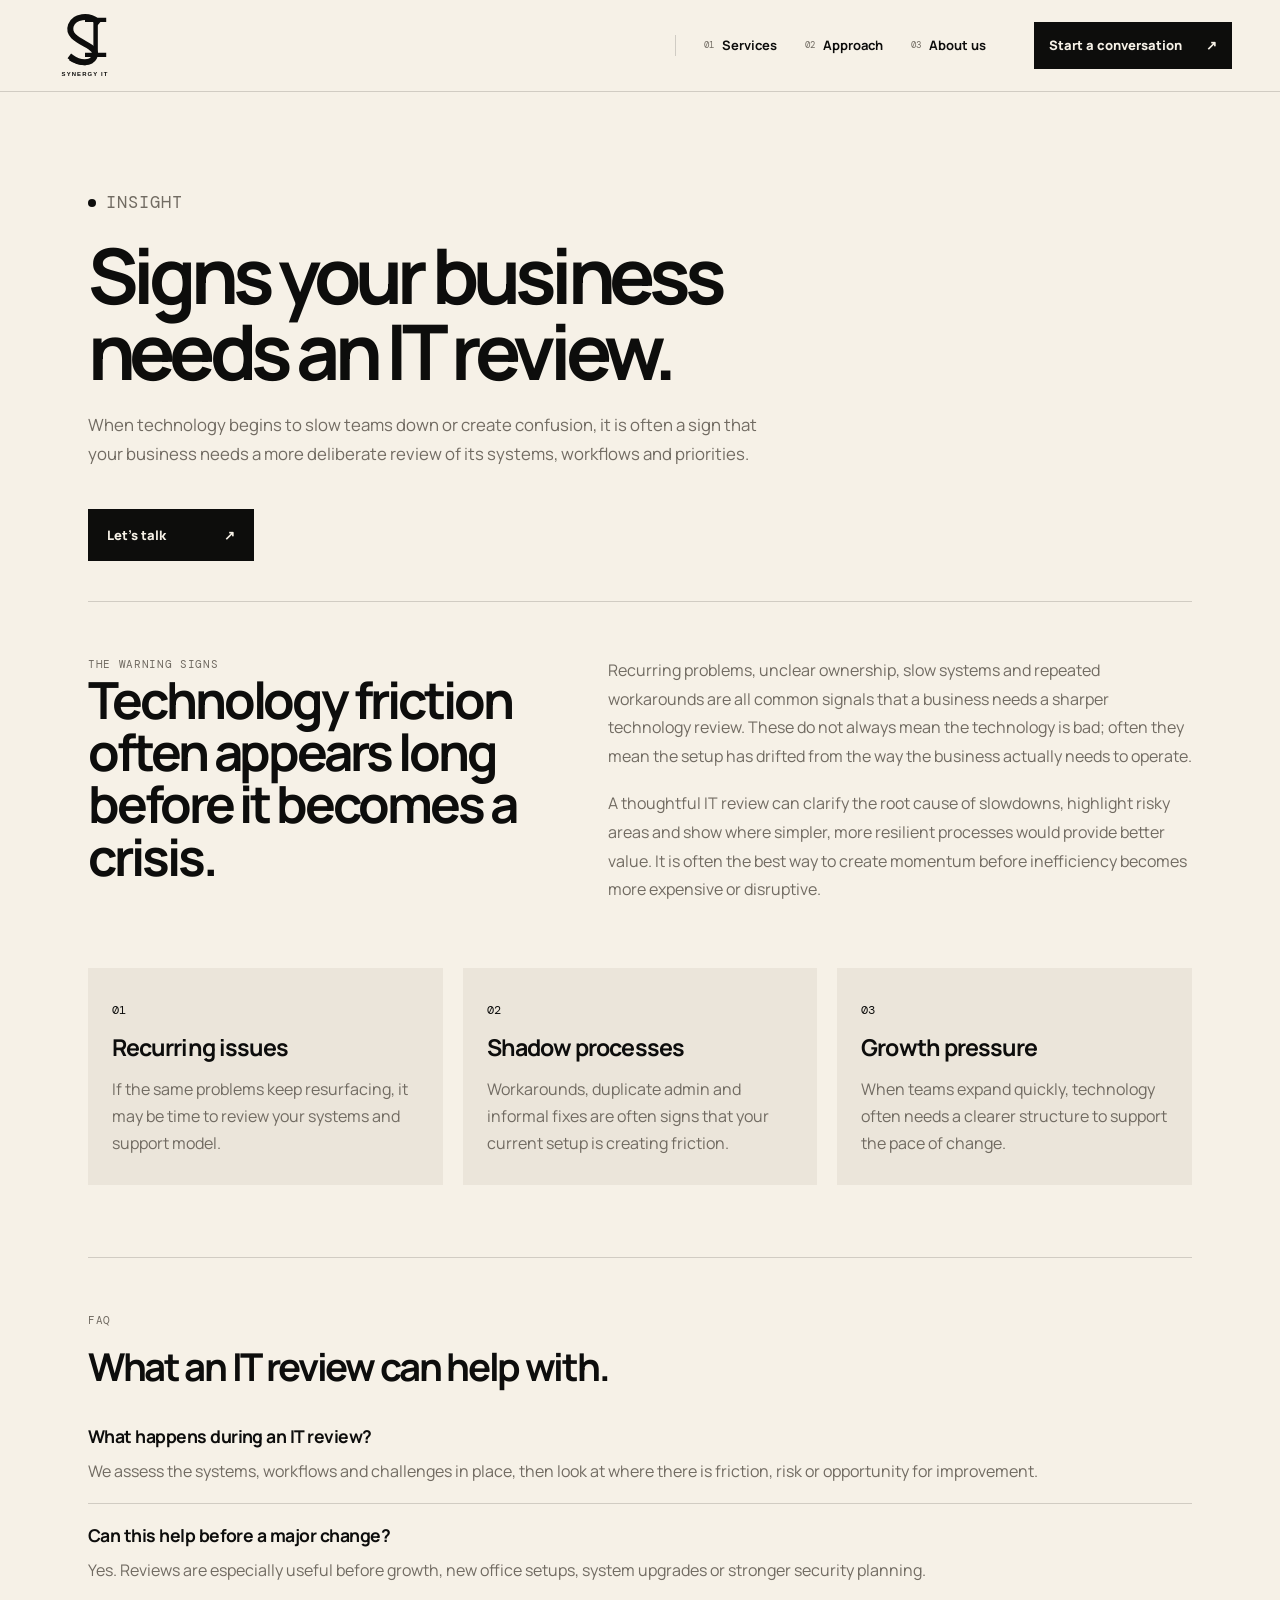
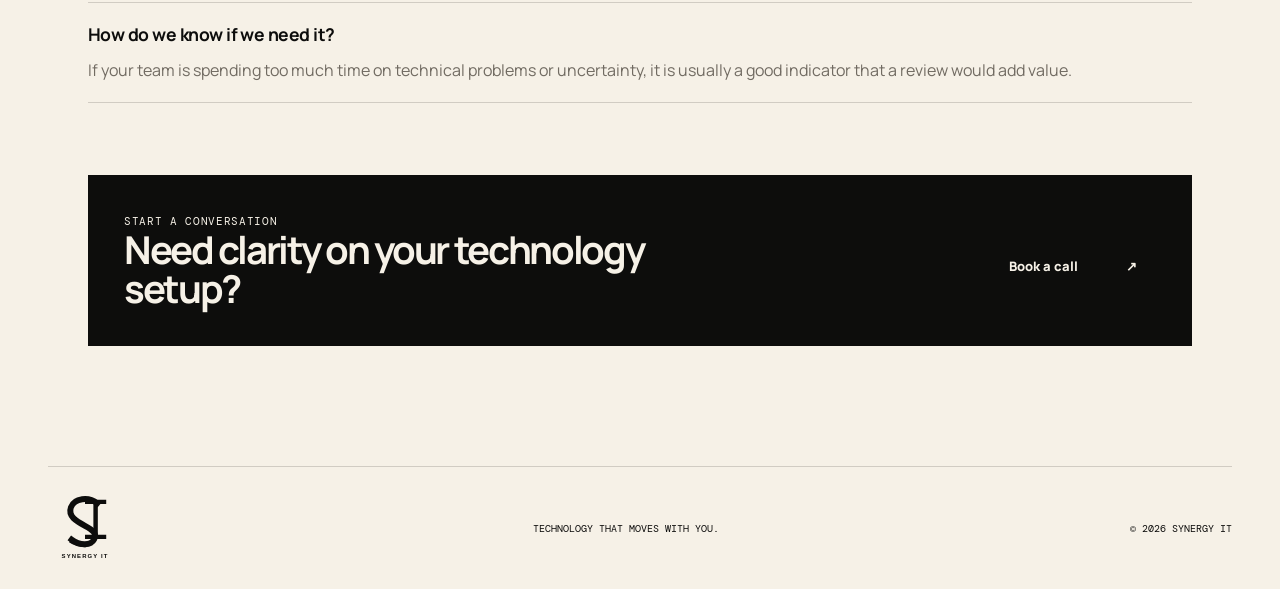
<file: signs-your-business-needs-it-review.html>
<!doctype html>
<html lang="en">
  <head>
    <meta charset="UTF-8" />
    <meta name="viewport" content="width=device-width, initial-scale=1.0" />
    <title>Signs Your Business Needs an IT Review | Synergy IT</title>
    <meta name="description" content="Learn the signs your business needs an IT review and how a technology assessment can improve security, resilience and operational clarity." />
    <meta name="keywords" content="IT review, signs your business needs IT support, technology review, business IT assessment, IT review UK" />
    <meta name="robots" content="index, follow" />
    <link rel="canonical" href="https://synergy-it.uk/signs-your-business-needs-it-review" />
    <link rel="icon" href="logo.svg" type="image/svg+xml" />
    <link rel="preconnect" href="https://fonts.googleapis.com" />
    <link rel="preconnect" href="https://fonts.gstatic.com" crossorigin />
    <link href="https://fonts.googleapis.com/css2?family=DM+Mono:wght@400;500&family=Manrope:wght@400;500;600;700;800&display=swap" rel="stylesheet" />
    <link rel="stylesheet" href="styles.css" />
  </head>
  <body>
    <header class="site-header">
      <a class="brand" href="index.html" aria-label="Synergy IT home">
        <img src="logo.svg" alt="Synergy IT" width="74" height="74" />
      </a>
      <nav class="desktop-nav" aria-label="Main navigation">
        <a href="index.html#services"><span>01</span>Services</a>
        <a href="index.html#approach"><span>02</span>Approach</a>
        <a href="index.html#about"><span>03</span>About us</a>
      </nav>
      <a class="button button-small header-cta" href="index.html#contact">Start a conversation <span aria-hidden="true">↗</span></a>
      <button class="menu-toggle" type="button" aria-expanded="false" aria-controls="mobile-menu" aria-label="Open navigation menu" aria-haspopup="true"><span class="menu-word">Menu</span><span class="menu-icon" aria-hidden="true"><i></i><i></i></span></button>
    </header>

    <main class="page-shell service-page">
      <section class="service-hero">
        <p class="eyebrow"><span class="eyebrow-dot"></span> Insight</p>
        <h1>Signs your business needs an IT review.</h1>
        <p>When technology begins to slow teams down or create confusion, it is often a sign that your business needs a more deliberate review of its systems, workflows and priorities.</p>
        <div class="hero-actions">
          <a class="button" href="index.html#contact">Let’s talk <span aria-hidden="true">↗</span></a>
        </div>
      </section>

      <section class="service-content">
        <div class="section-copy">
          <div class="section-kicker">The warning signs</div>
          <h2>Technology friction often appears long before it becomes a crisis.</h2>
        </div>
        <div class="service-text">
          <p>Recurring problems, unclear ownership, slow systems and repeated workarounds are all common signals that a business needs a sharper technology review. These do not always mean the technology is bad; often they mean the setup has drifted from the way the business actually needs to operate.</p>
          <p>A thoughtful IT review can clarify the root cause of slowdowns, highlight risky areas and show where simpler, more resilient processes would provide better value. It is often the best way to create momentum before inefficiency becomes more expensive or disruptive.</p>
        </div>
      </section>

      <section class="service-grid">
        <article>
          <span>01</span>
          <h3>Recurring issues</h3>
          <p>If the same problems keep resurfacing, it may be time to review your systems and support model.</p>
        </article>
        <article>
          <span>02</span>
          <h3>Shadow processes</h3>
          <p>Workarounds, duplicate admin and informal fixes are often signs that your current setup is creating friction.</p>
        </article>
        <article>
          <span>03</span>
          <h3>Growth pressure</h3>
          <p>When teams expand quickly, technology often needs a clearer structure to support the pace of change.</p>
        </article>
      </section>

      <section class="service-faq">
        <div class="section-kicker">FAQ</div>
        <h2>What an IT review can help with.</h2>
        <div class="faq-list">
          <div>
            <h3>What happens during an IT review?</h3>
            <p>We assess the systems, workflows and challenges in place, then look at where there is friction, risk or opportunity for improvement.</p>
          </div>
          <div>
            <h3>Can this help before a major change?</h3>
            <p>Yes. Reviews are especially useful before growth, new office setups, system upgrades or stronger security planning.</p>
          </div>
          <div>
            <h3>How do we know if we need it?</h3>
            <p>If your team is spending too much time on technical problems or uncertainty, it is usually a good indicator that a review would add value.</p>
          </div>
        </div>
      </section>

      <section class="cta-panel">
        <div>
          <div class="section-kicker">Start a conversation</div>
          <h2>Need clarity on your technology setup?</h2>
        </div>
        <a class="button" href="index.html#contact">Book a call <span aria-hidden="true">↗</span></a>
      </section>
    </main>

    <footer class="site-footer">
      <a class="brand" href="index.html"><img src="logo.svg" alt="Synergy IT" width="74" height="74" /></a>
      <p>Technology that moves with you.</p>
      <span>© <span id="year"></span> Synergy IT</span>
    </footer>

    <div class="mobile-menu" id="mobile-menu" hidden aria-hidden="true">
      <div class="mobile-menu-heading"><span>Navigation</span><span>Synergy IT / 01</span></div>
      <a href="index.html#services"><span class="mobile-menu-number">01</span><span>Services</span><span class="nav-arrow">↗</span></a>
      <a href="index.html#approach"><span class="mobile-menu-number">02</span><span>Approach</span><span class="nav-arrow">↗</span></a>
      <a href="index.html#about"><span class="mobile-menu-number">03</span><span>About us</span><span class="nav-arrow">↗</span></a>
      <a class="mobile-menu-cta" href="index.html#contact"><span class="mobile-menu-number">04</span><span>Start a conversation</span><span class="nav-arrow">↗</span></a>
    </div>
    <script src="script.js"></script>
  </body>
</html>
</file>
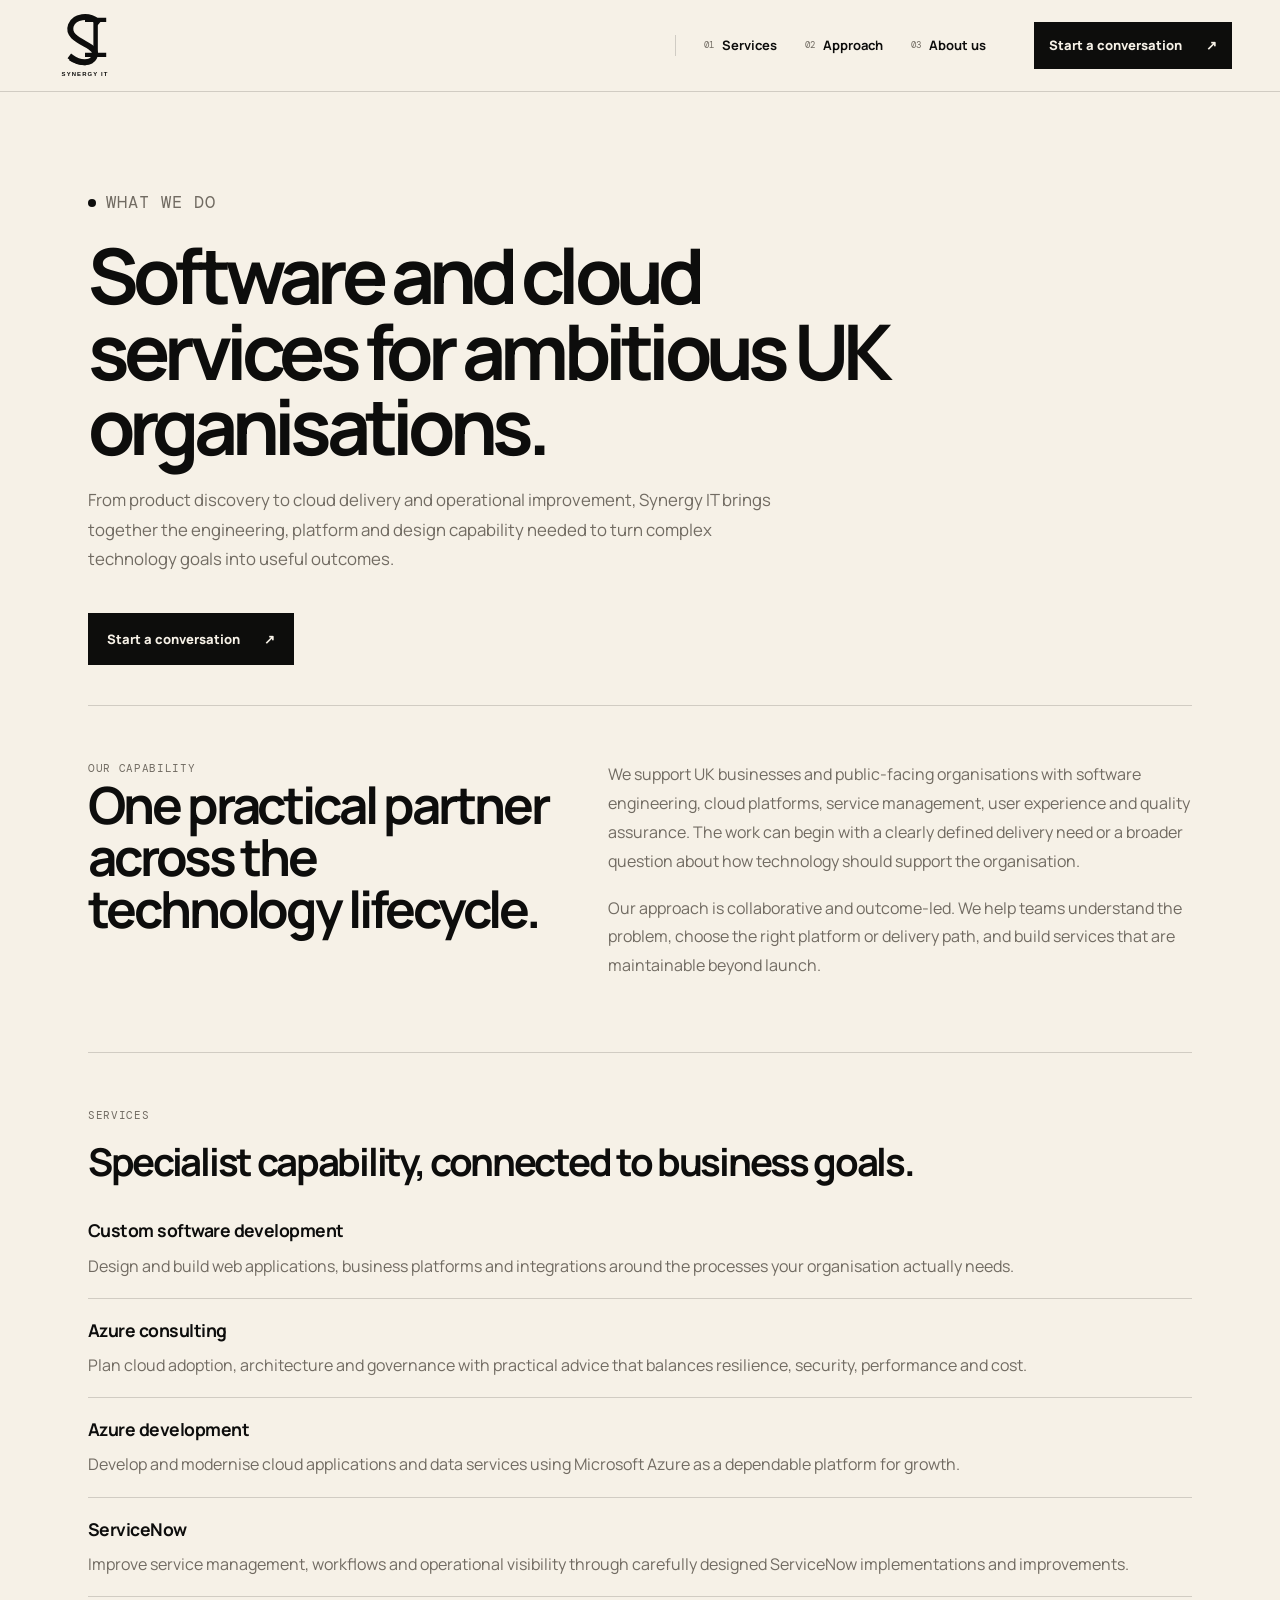
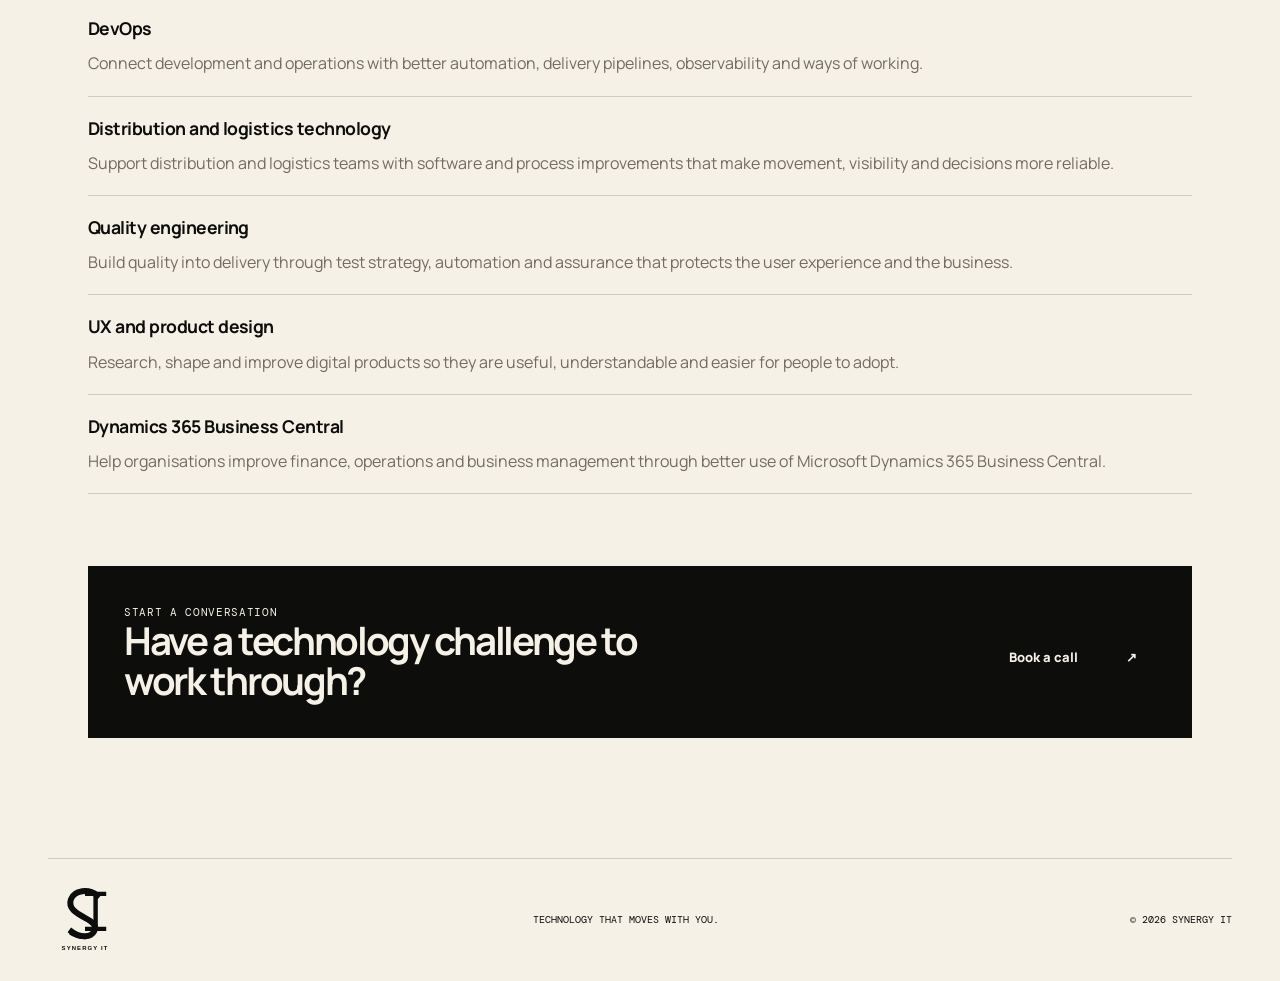
<file: software-and-cloud-services.html>
<!doctype html>
<html lang="en">
  <head>
    <meta charset="UTF-8" />
    <meta name="viewport" content="width=device-width, initial-scale=1.0" />
    <title>Software, Cloud and Digital Services UK | Synergy IT</title>
    <meta name="description" content="Synergy IT provides custom software development, Azure consulting, ServiceNow, DevOps, UX, quality engineering and business technology services across the UK." />
    <meta name="keywords" content="custom software development UK, Azure consulting UK, ServiceNow UK, DevOps UK, UX product design UK, Dynamics 365 UK" />
    <meta name="robots" content="index, follow" />
    <link rel="canonical" href="https://synergy-it.uk/software-and-cloud-services" />
    <link rel="icon" href="logo.svg" type="image/svg+xml" />
    <link rel="preconnect" href="https://fonts.googleapis.com" />
    <link rel="preconnect" href="https://fonts.gstatic.com" crossorigin />
    <link href="https://fonts.googleapis.com/css2?family=DM+Mono:wght@400;500&family=Manrope:wght@400;500;600;700;800&display=swap" rel="stylesheet" />
    <link rel="stylesheet" href="styles.css" />
  </head>
  <body>
    <header class="site-header">
      <a class="brand" href="index.html" aria-label="Synergy IT home"><img src="logo.svg" alt="Synergy IT" width="74" height="74" /></a>
      <nav class="desktop-nav" aria-label="Main navigation">
        <a href="index.html#services"><span>01</span>Services</a>
        <a href="index.html#approach"><span>02</span>Approach</a>
        <a href="index.html#about"><span>03</span>About us</a>
      </nav>
      <a class="button button-small header-cta" href="index.html#contact">Start a conversation <span aria-hidden="true">↗</span></a>
      <button class="menu-toggle" type="button" aria-expanded="false" aria-controls="mobile-menu" aria-label="Open navigation menu" aria-haspopup="true"><span class="menu-word">Menu</span><span class="menu-icon" aria-hidden="true"><i></i><i></i></span></button>
    </header>

    <main class="page-shell service-page">
      <section class="service-hero">
        <p class="eyebrow"><span class="eyebrow-dot"></span> What we do</p>
        <h1>Software and cloud services for ambitious UK organisations.</h1>
        <p>From product discovery to cloud delivery and operational improvement, Synergy IT brings together the engineering, platform and design capability needed to turn complex technology goals into useful outcomes.</p>
        <div class="hero-actions"><a class="button" href="index.html#contact">Start a conversation <span aria-hidden="true">↗</span></a></div>
      </section>

      <section class="service-content">
        <div class="section-copy">
          <div class="section-kicker">Our capability</div>
          <h2>One practical partner across the technology lifecycle.</h2>
        </div>
        <div class="service-text">
          <p>We support UK businesses and public-facing organisations with software engineering, cloud platforms, service management, user experience and quality assurance. The work can begin with a clearly defined delivery need or a broader question about how technology should support the organisation.</p>
          <p>Our approach is collaborative and outcome-led. We help teams understand the problem, choose the right platform or delivery path, and build services that are maintainable beyond launch.</p>
        </div>
      </section>

      <section class="service-faq">
        <div class="section-kicker">Services</div>
        <h2>Specialist capability, connected to business goals.</h2>
        <div class="faq-list">
          <div id="custom-software">
            <h3>Custom software development</h3>
            <p>Design and build web applications, business platforms and integrations around the processes your organisation actually needs.</p>
          </div>
          <div id="azure-consulting">
            <h3>Azure consulting</h3>
            <p>Plan cloud adoption, architecture and governance with practical advice that balances resilience, security, performance and cost.</p>
          </div>
          <div id="azure-development">
            <h3>Azure development</h3>
            <p>Develop and modernise cloud applications and data services using Microsoft Azure as a dependable platform for growth.</p>
          </div>
          <div id="servicenow">
            <h3>ServiceNow</h3>
            <p>Improve service management, workflows and operational visibility through carefully designed ServiceNow implementations and improvements.</p>
          </div>
          <div id="devops">
            <h3>DevOps</h3>
            <p>Connect development and operations with better automation, delivery pipelines, observability and ways of working.</p>
          </div>
          <div id="distribution-logistics">
            <h3>Distribution and logistics technology</h3>
            <p>Support distribution and logistics teams with software and process improvements that make movement, visibility and decisions more reliable.</p>
          </div>
          <div id="quality-engineering">
            <h3>Quality engineering</h3>
            <p>Build quality into delivery through test strategy, automation and assurance that protects the user experience and the business.</p>
          </div>
          <div id="ux-product-design">
            <h3>UX and product design</h3>
            <p>Research, shape and improve digital products so they are useful, understandable and easier for people to adopt.</p>
          </div>
          <div id="dynamics-365">
            <h3>Dynamics 365 Business Central</h3>
            <p>Help organisations improve finance, operations and business management through better use of Microsoft Dynamics 365 Business Central.</p>
          </div>
        </div>
      </section>

      <section class="cta-panel">
        <div><div class="section-kicker">Start a conversation</div><h2>Have a technology challenge to work through?</h2></div>
        <a class="button" href="index.html#contact">Book a call <span aria-hidden="true">↗</span></a>
      </section>
    </main>

    <footer class="site-footer">
      <a class="brand" href="index.html"><img src="logo.svg" alt="Synergy IT" width="74" height="74" /></a>
      <p>Technology that moves with you.</p>
      <span>© <span id="year"></span> Synergy IT</span>
    </footer>

    <div class="mobile-menu" id="mobile-menu" hidden aria-hidden="true">
      <div class="mobile-menu-heading"><span>Navigation</span><span>Synergy IT / 01</span></div>
      <a href="index.html#services"><span class="mobile-menu-number">01</span><span>Services</span><span class="nav-arrow">↗</span></a>
      <a href="index.html#approach"><span class="mobile-menu-number">02</span><span>Approach</span><span class="nav-arrow">↗</span></a>
      <a href="index.html#about"><span class="mobile-menu-number">03</span><span>About us</span><span class="nav-arrow">↗</span></a>
      <a class="mobile-menu-cta" href="index.html#contact"><span class="mobile-menu-number">04</span><span>Start a conversation</span><span class="nav-arrow">↗</span></a>
    </div>
    <script src="script.js"></script>
  </body>
</html>
</file>
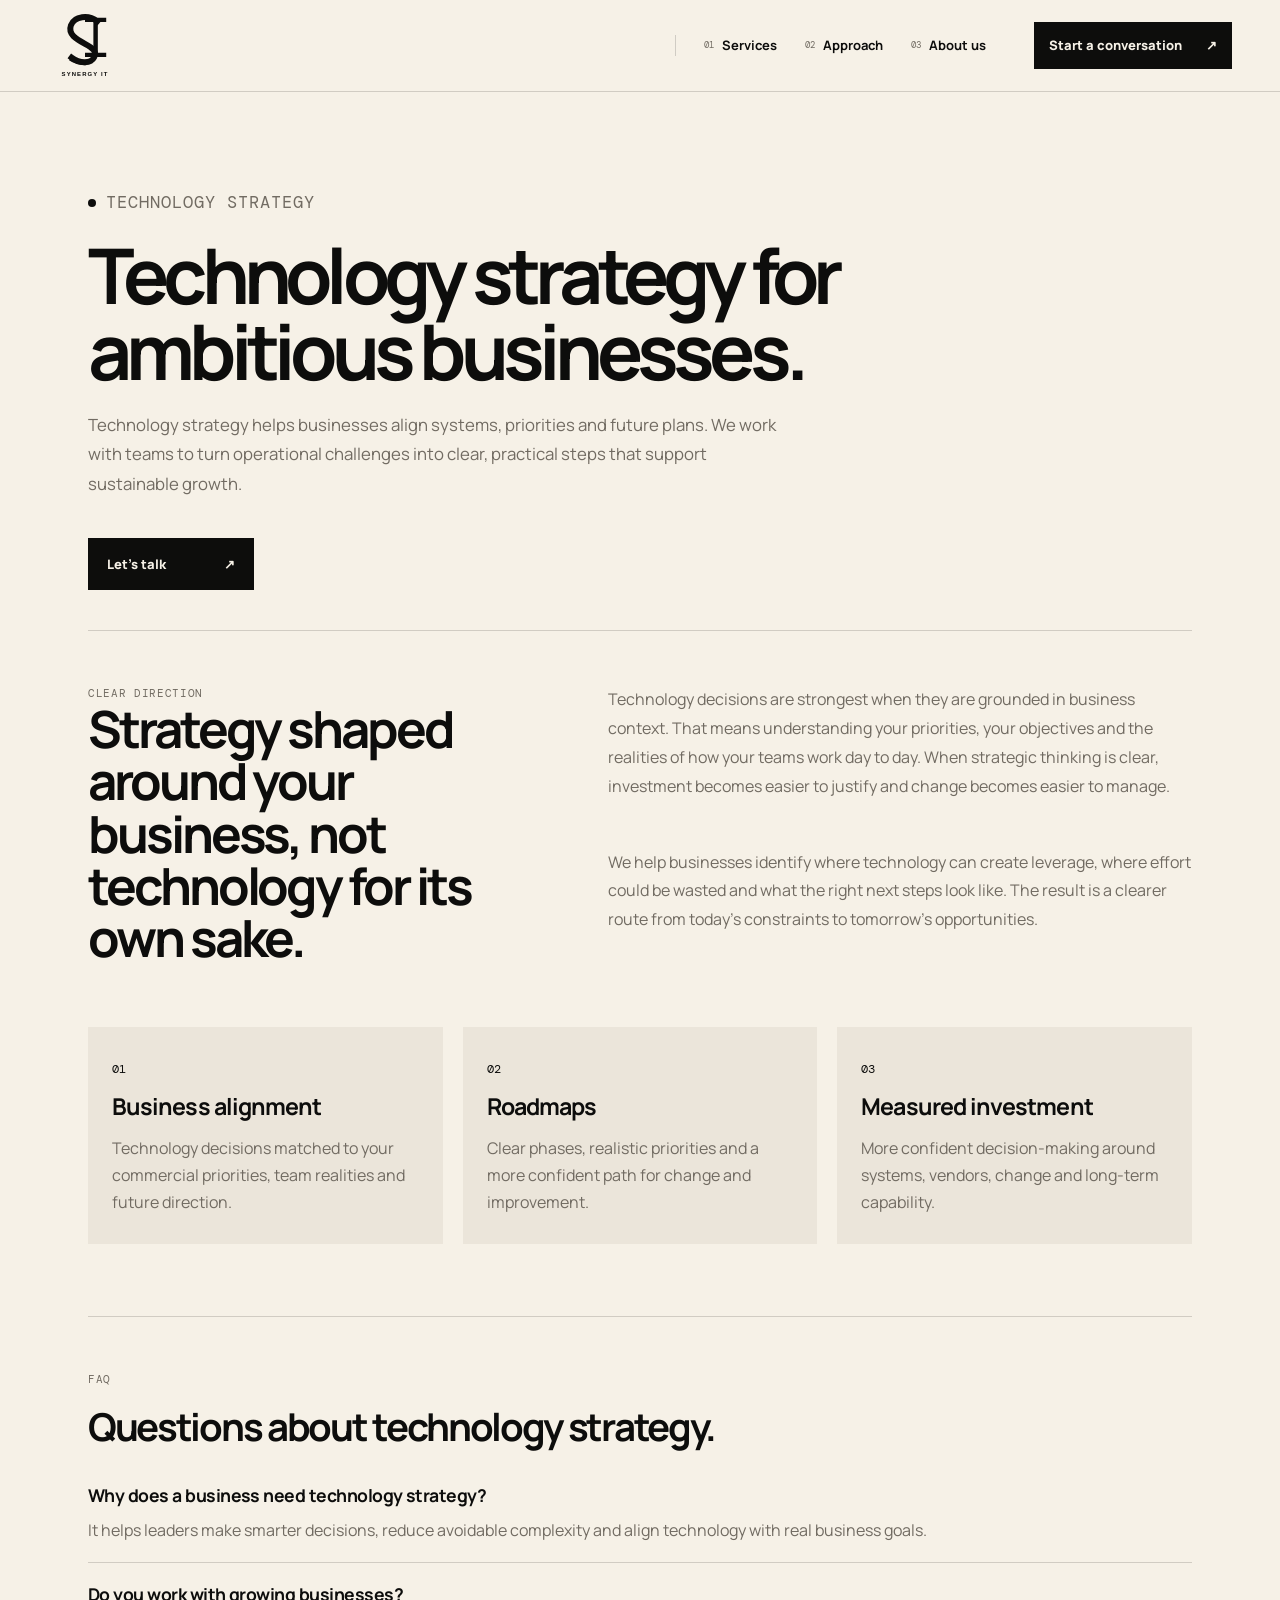
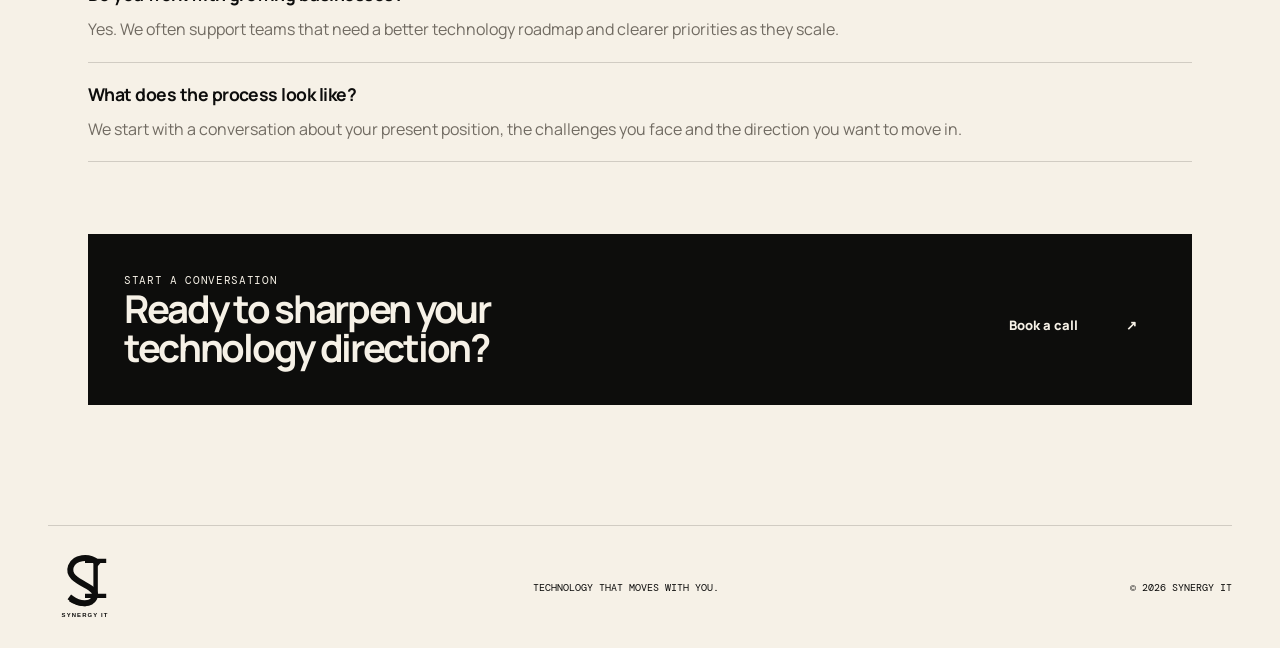
<file: technology-strategy.html>
<!doctype html>
<html lang="en">
  <head>
    <meta charset="UTF-8" />
    <meta name="viewport" content="width=device-width, initial-scale=1.0" />
    <title>Technology Strategy UK | Synergy IT</title>
    <meta name="description" content="Synergy IT provides technology strategy support for UK businesses that want smarter decisions, clearer priorities and a more confident digital roadmap." />
    <meta name="keywords" content="technology strategy UK, IT strategy consultant, digital strategy, business technology planning, technology roadmap" />
    <meta name="robots" content="index, follow" />
    <link rel="canonical" href="https://synergy-it.uk/technology-strategy" />
    <link rel="icon" href="logo.svg" type="image/svg+xml" />
    <link rel="preconnect" href="https://fonts.googleapis.com" />
    <link rel="preconnect" href="https://fonts.gstatic.com" crossorigin />
    <link href="https://fonts.googleapis.com/css2?family=DM+Mono:wght@400;500&family=Manrope:wght@400;500;600;700;800&display=swap" rel="stylesheet" />
    <link rel="stylesheet" href="styles.css" />
  </head>
  <body>
    <header class="site-header">
      <a class="brand" href="index.html" aria-label="Synergy IT home">
        <img src="logo.svg" alt="Synergy IT" width="74" height="74" />
      </a>
      <nav class="desktop-nav" aria-label="Main navigation">
        <a href="index.html#services"><span>01</span>Services</a>
        <a href="index.html#approach"><span>02</span>Approach</a>
        <a href="index.html#about"><span>03</span>About us</a>
      </nav>
      <a class="button button-small header-cta" href="index.html#contact">Start a conversation <span aria-hidden="true">↗</span></a>
      <button class="menu-toggle" type="button" aria-expanded="false" aria-controls="mobile-menu" aria-label="Open navigation menu" aria-haspopup="true"><span class="menu-word">Menu</span><span class="menu-icon" aria-hidden="true"><i></i><i></i></span></button>
    </header>

    <main class="page-shell service-page">
      <section class="service-hero">
        <p class="eyebrow"><span class="eyebrow-dot"></span> Technology strategy</p>
        <h1>Technology strategy for ambitious businesses.</h1>
        <p>Technology strategy helps businesses align systems, priorities and future plans. We work with teams to turn operational challenges into clear, practical steps that support sustainable growth.</p>
        <div class="hero-actions">
          <a class="button" href="index.html#contact">Let’s talk <span aria-hidden="true">↗</span></a>
        </div>
      </section>

      <section class="service-content">
        <div class="section-copy">
          <div class="section-kicker">Clear direction</div>
          <h2>Strategy shaped around your business, not technology for its own sake.</h2>
        </div>
        <div class="service-text">
          <p>Technology decisions are strongest when they are grounded in business context. That means understanding your priorities, your objectives and the realities of how your teams work day to day. When strategic thinking is clear, investment becomes easier to justify and change becomes easier to manage.</p>
          <p>We help businesses identify where technology can create leverage, where effort could be wasted and what the right next steps look like. The result is a clearer route from today’s constraints to tomorrow’s opportunities.</p>
        </div>
      </section>

      <section class="service-grid">
        <article>
          <span>01</span>
          <h3>Business alignment</h3>
          <p>Technology decisions matched to your commercial priorities, team realities and future direction.</p>
        </article>
        <article>
          <span>02</span>
          <h3>Roadmaps</h3>
          <p>Clear phases, realistic priorities and a more confident path for change and improvement.</p>
        </article>
        <article>
          <span>03</span>
          <h3>Measured investment</h3>
          <p>More confident decision-making around systems, vendors, change and long-term capability.</p>
        </article>
      </section>

      <section class="service-faq">
        <div class="section-kicker">FAQ</div>
        <h2>Questions about technology strategy.</h2>
        <div class="faq-list">
          <div>
            <h3>Why does a business need technology strategy?</h3>
            <p>It helps leaders make smarter decisions, reduce avoidable complexity and align technology with real business goals.</p>
          </div>
          <div>
            <h3>Do you work with growing businesses?</h3>
            <p>Yes. We often support teams that need a better technology roadmap and clearer priorities as they scale.</p>
          </div>
          <div>
            <h3>What does the process look like?</h3>
            <p>We start with a conversation about your present position, the challenges you face and the direction you want to move in.</p>
          </div>
        </div>
      </section>

      <section class="cta-panel">
        <div>
          <div class="section-kicker">Start a conversation</div>
          <h2>Ready to sharpen your technology direction?</h2>
        </div>
        <a class="button" href="index.html#contact">Book a call <span aria-hidden="true">↗</span></a>
      </section>
    </main>

    <footer class="site-footer">
      <a class="brand" href="index.html"><img src="logo.svg" alt="Synergy IT" width="74" height="74" /></a>
      <p>Technology that moves with you.</p>
      <span>© <span id="year"></span> Synergy IT</span>
    </footer>

    <div class="mobile-menu" id="mobile-menu" hidden aria-hidden="true">
      <div class="mobile-menu-heading"><span>Navigation</span><span>Synergy IT / 01</span></div>
      <a href="index.html#services"><span class="mobile-menu-number">01</span><span>Services</span><span class="nav-arrow">↗</span></a>
      <a href="index.html#approach"><span class="mobile-menu-number">02</span><span>Approach</span><span class="nav-arrow">↗</span></a>
      <a href="index.html#about"><span class="mobile-menu-number">03</span><span>About us</span><span class="nav-arrow">↗</span></a>
      <a class="mobile-menu-cta" href="index.html#contact"><span class="mobile-menu-number">04</span><span>Start a conversation</span><span class="nav-arrow">↗</span></a>
    </div>
    <script src="script.js"></script>
  </body>
</html>
</file>
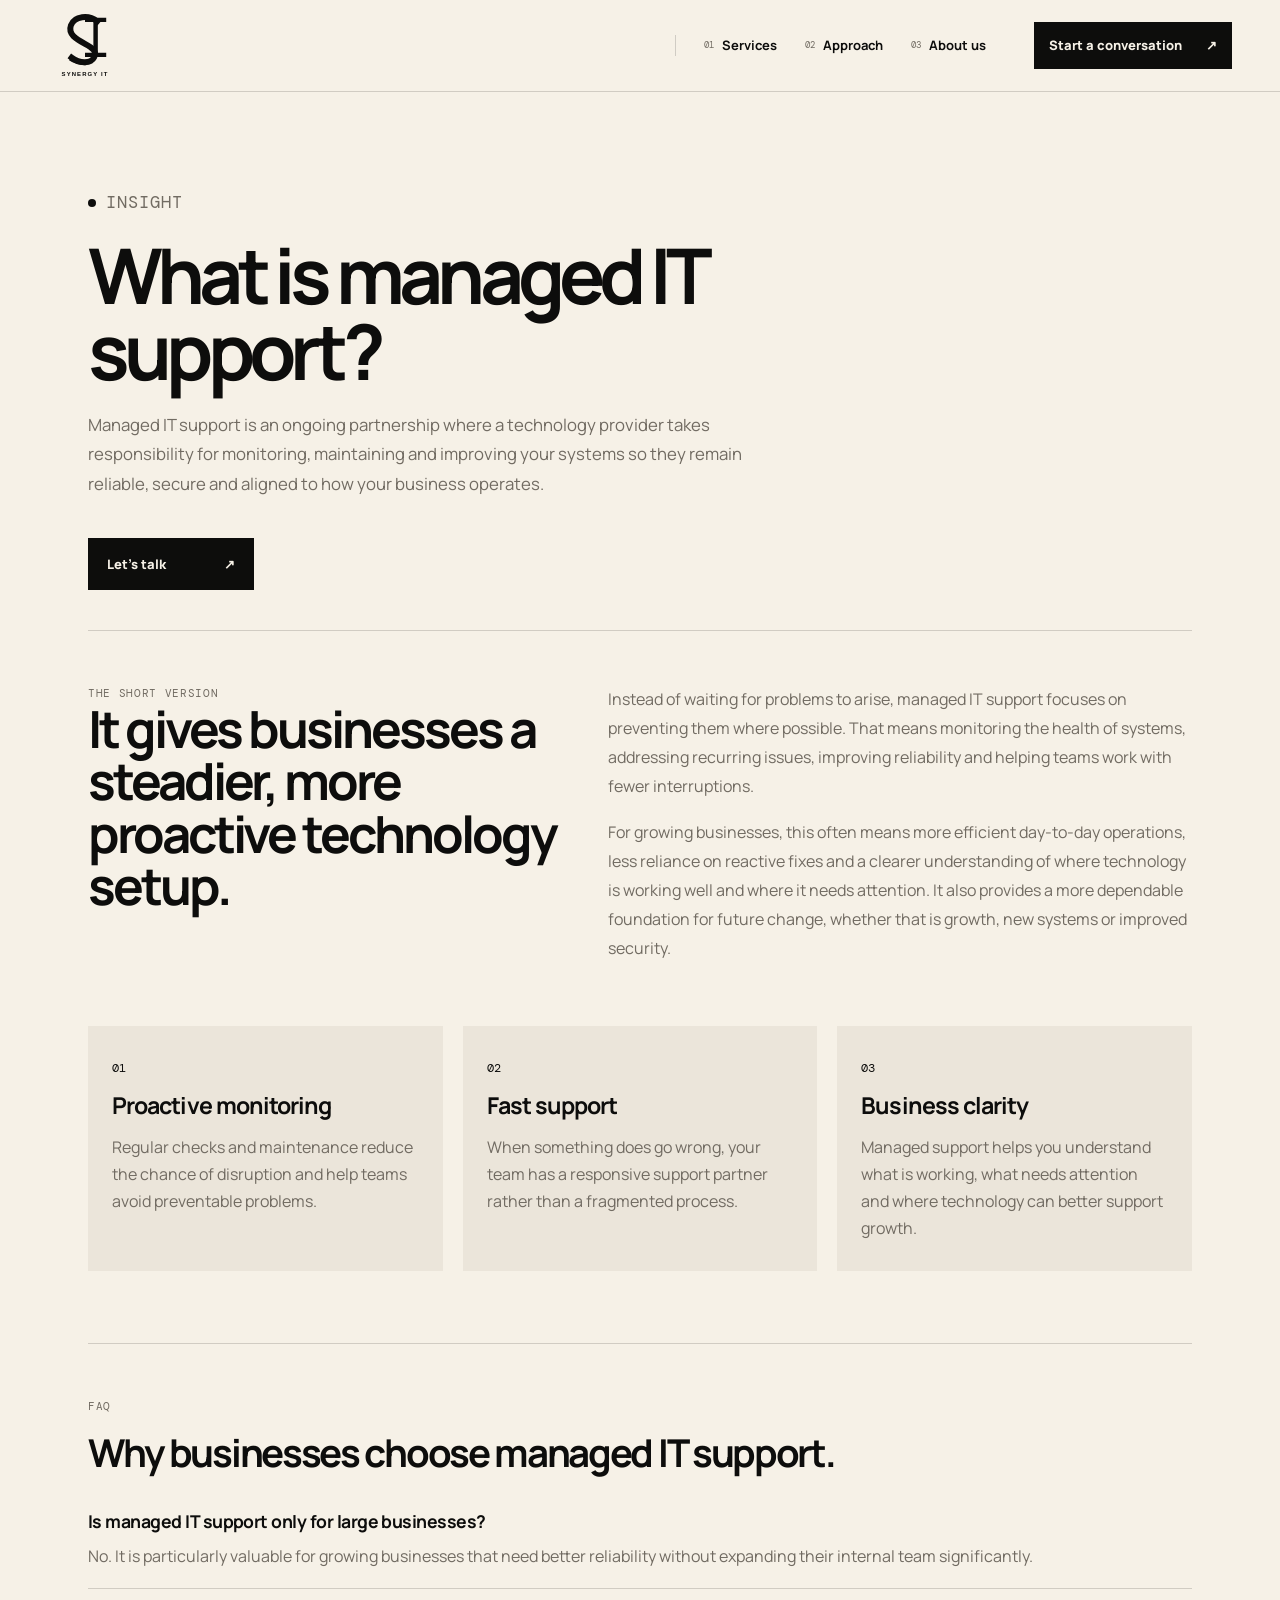
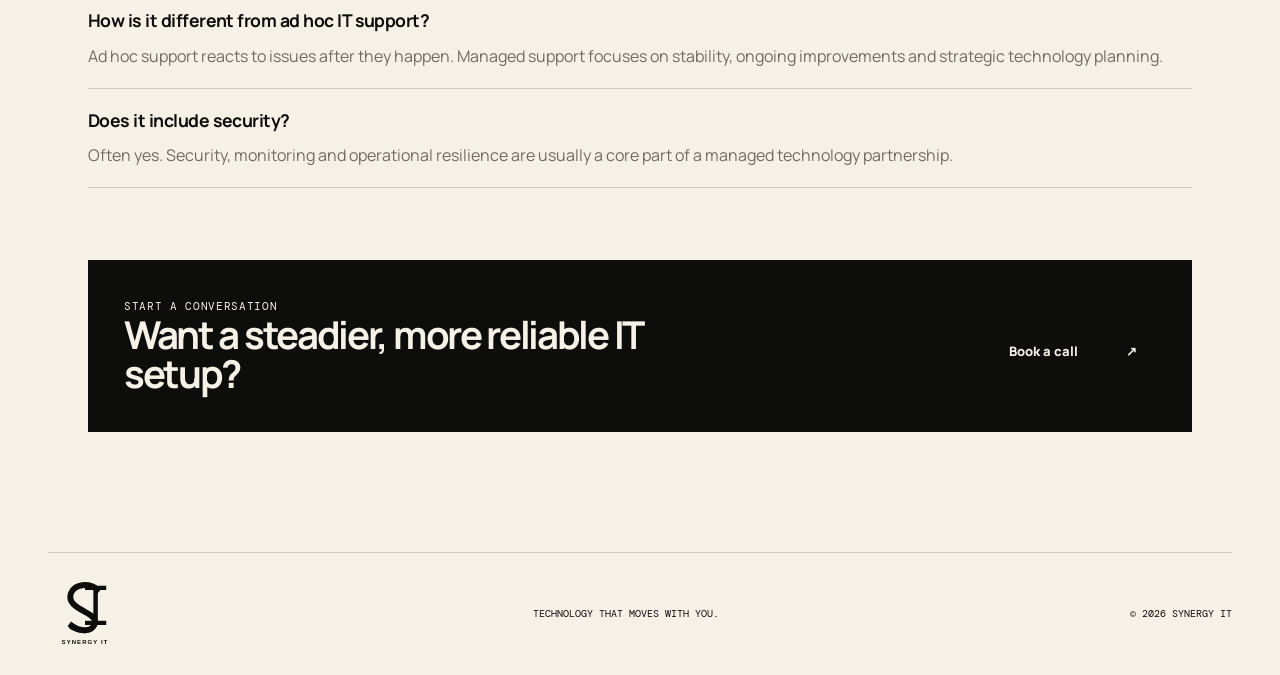
<file: what-is-managed-it-support.html>
<!doctype html>
<html lang="en">
  <head>
    <meta charset="UTF-8" />
    <meta name="viewport" content="width=device-width, initial-scale=1.0" />
    <title>What is Managed IT Support? | Synergy IT</title>
    <meta name="description" content="Learn what managed IT support means and how partner-led IT support helps businesses across the UK reduce downtime, improve resilience and focus on growth." />
    <meta name="keywords" content="what is managed IT support, managed IT support UK, outsourced IT support, proactive IT support" />
    <meta name="robots" content="index, follow" />
    <link rel="canonical" href="https://synergy-it.uk/what-is-managed-it-support" />
    <link rel="icon" href="logo.svg" type="image/svg+xml" />
    <link rel="preconnect" href="https://fonts.googleapis.com" />
    <link rel="preconnect" href="https://fonts.gstatic.com" crossorigin />
    <link href="https://fonts.googleapis.com/css2?family=DM+Mono:wght@400;500&family=Manrope:wght@400;500;600;700;800&display=swap" rel="stylesheet" />
    <link rel="stylesheet" href="styles.css" />
  </head>
  <body>
    <header class="site-header">
      <a class="brand" href="index.html" aria-label="Synergy IT home">
        <img src="logo.svg" alt="Synergy IT" width="74" height="74" />
      </a>
      <nav class="desktop-nav" aria-label="Main navigation">
        <a href="index.html#services"><span>01</span>Services</a>
        <a href="index.html#approach"><span>02</span>Approach</a>
        <a href="index.html#about"><span>03</span>About us</a>
      </nav>
      <a class="button button-small header-cta" href="index.html#contact">Start a conversation <span aria-hidden="true">↗</span></a>
      <button class="menu-toggle" type="button" aria-expanded="false" aria-controls="mobile-menu" aria-label="Open navigation menu" aria-haspopup="true"><span class="menu-word">Menu</span><span class="menu-icon" aria-hidden="true"><i></i><i></i></span></button>
    </header>

    <main class="page-shell service-page">
      <section class="service-hero">
        <p class="eyebrow"><span class="eyebrow-dot"></span> Insight</p>
        <h1>What is managed IT support?</h1>
        <p>Managed IT support is an ongoing partnership where a technology provider takes responsibility for monitoring, maintaining and improving your systems so they remain reliable, secure and aligned to how your business operates.</p>
        <div class="hero-actions">
          <a class="button" href="index.html#contact">Let’s talk <span aria-hidden="true">↗</span></a>
        </div>
      </section>

      <section class="service-content">
        <div class="section-copy">
          <div class="section-kicker">The short version</div>
          <h2>It gives businesses a steadier, more proactive technology setup.</h2>
        </div>
        <div class="service-text">
          <p>Instead of waiting for problems to arise, managed IT support focuses on preventing them where possible. That means monitoring the health of systems, addressing recurring issues, improving reliability and helping teams work with fewer interruptions.</p>
          <p>For growing businesses, this often means more efficient day-to-day operations, less reliance on reactive fixes and a clearer understanding of where technology is working well and where it needs attention. It also provides a more dependable foundation for future change, whether that is growth, new systems or improved security.</p>
        </div>
      </section>

      <section class="service-grid">
        <article>
          <span>01</span>
          <h3>Proactive monitoring</h3>
          <p>Regular checks and maintenance reduce the chance of disruption and help teams avoid preventable problems.</p>
        </article>
        <article>
          <span>02</span>
          <h3>Fast support</h3>
          <p>When something does go wrong, your team has a responsive support partner rather than a fragmented process.</p>
        </article>
        <article>
          <span>03</span>
          <h3>Business clarity</h3>
          <p>Managed support helps you understand what is working, what needs attention and where technology can better support growth.</p>
        </article>
      </section>

      <section class="service-faq">
        <div class="section-kicker">FAQ</div>
        <h2>Why businesses choose managed IT support.</h2>
        <div class="faq-list">
          <div>
            <h3>Is managed IT support only for large businesses?</h3>
            <p>No. It is particularly valuable for growing businesses that need better reliability without expanding their internal team significantly.</p>
          </div>
          <div>
            <h3>How is it different from ad hoc IT support?</h3>
            <p>Ad hoc support reacts to issues after they happen. Managed support focuses on stability, ongoing improvements and strategic technology planning.</p>
          </div>
          <div>
            <h3>Does it include security?</h3>
            <p>Often yes. Security, monitoring and operational resilience are usually a core part of a managed technology partnership.</p>
          </div>
        </div>
      </section>

      <section class="cta-panel">
        <div>
          <div class="section-kicker">Start a conversation</div>
          <h2>Want a steadier, more reliable IT setup?</h2>
        </div>
        <a class="button" href="index.html#contact">Book a call <span aria-hidden="true">↗</span></a>
      </section>
    </main>

    <footer class="site-footer">
      <a class="brand" href="index.html"><img src="logo.svg" alt="Synergy IT" width="74" height="74" /></a>
      <p>Technology that moves with you.</p>
      <span>© <span id="year"></span> Synergy IT</span>
    </footer>

    <div class="mobile-menu" id="mobile-menu" hidden aria-hidden="true">
      <div class="mobile-menu-heading"><span>Navigation</span><span>Synergy IT / 01</span></div>
      <a href="index.html#services"><span class="mobile-menu-number">01</span><span>Services</span><span class="nav-arrow">↗</span></a>
      <a href="index.html#approach"><span class="mobile-menu-number">02</span><span>Approach</span><span class="nav-arrow">↗</span></a>
      <a href="index.html#about"><span class="mobile-menu-number">03</span><span>About us</span><span class="nav-arrow">↗</span></a>
      <a class="mobile-menu-cta" href="index.html#contact"><span class="mobile-menu-number">04</span><span>Start a conversation</span><span class="nav-arrow">↗</span></a>
    </div>
    <script src="script.js"></script>
  </body>
</html>
</file>
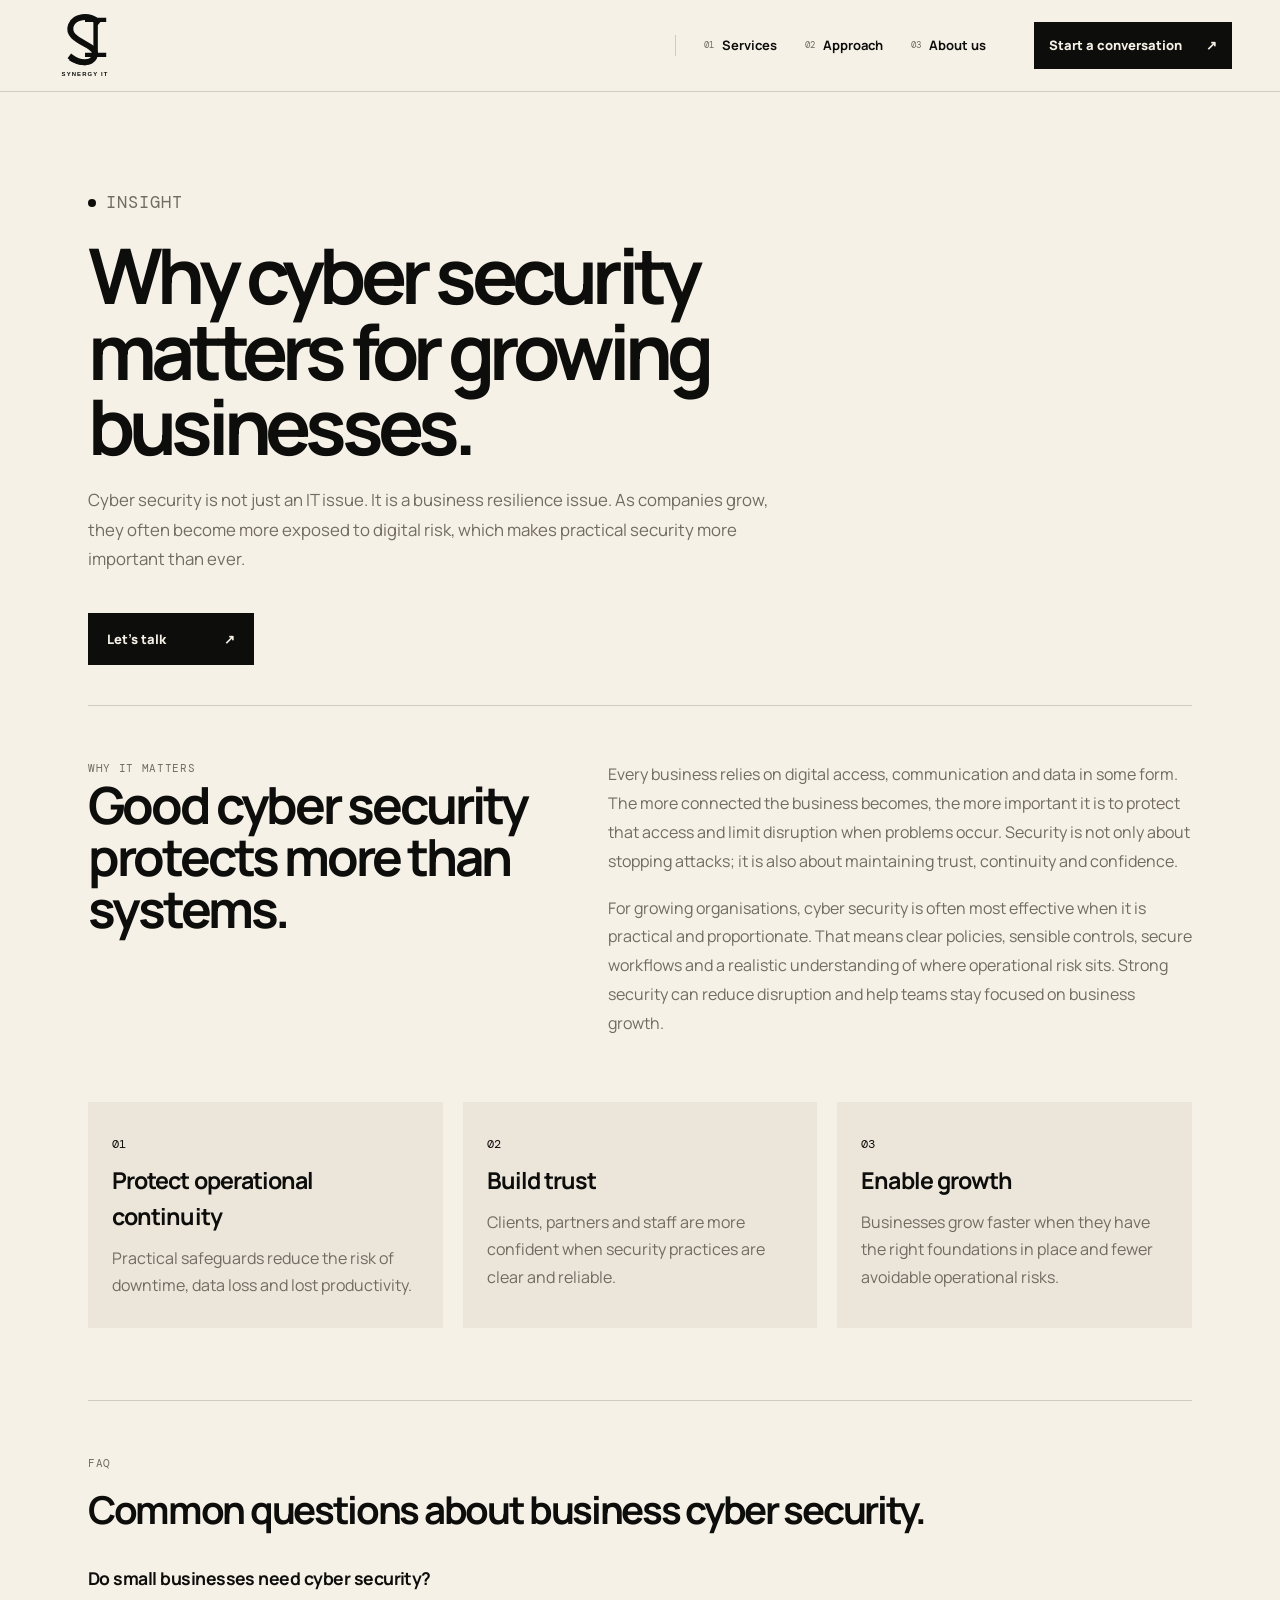
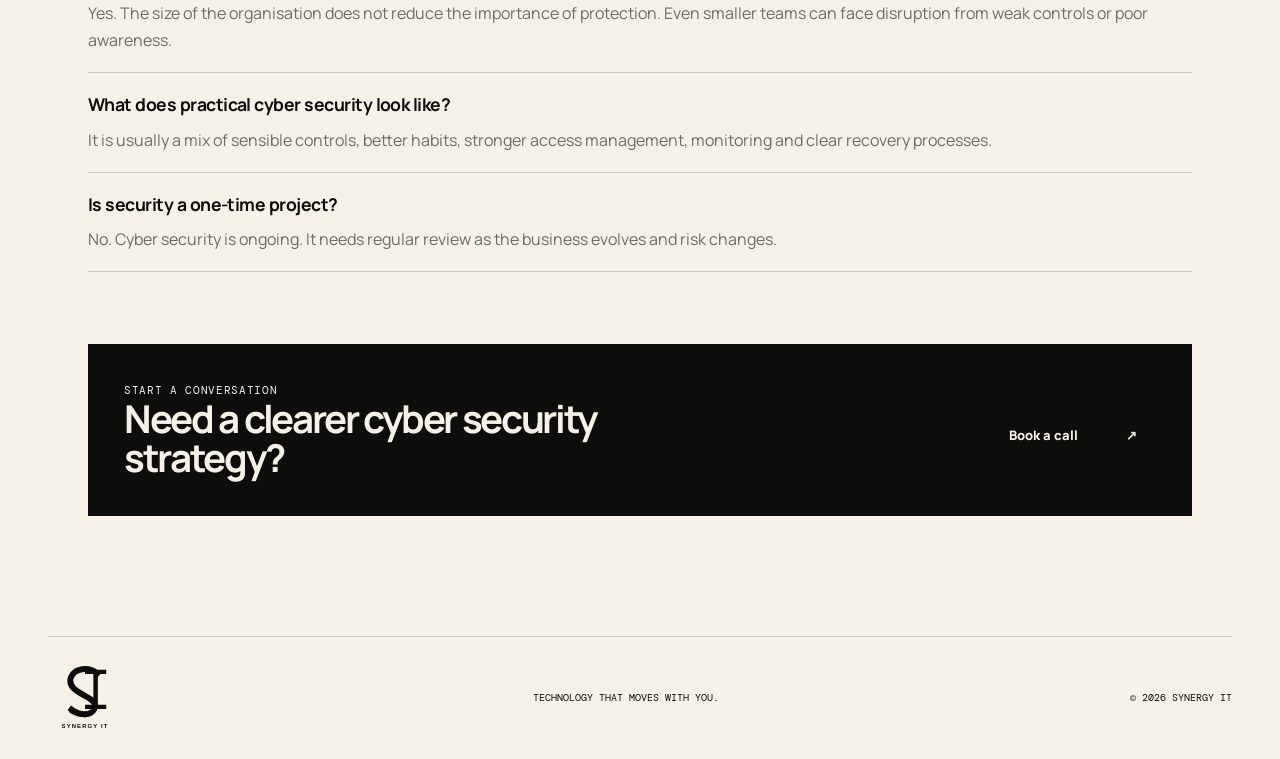
<file: why-cyber-security-matters.html>
<!doctype html>
<html lang="en">
  <head>
    <meta charset="UTF-8" />
    <meta name="viewport" content="width=device-width, initial-scale=1.0" />
    <title>Why Cyber Security Matters for Growing Businesses | Synergy IT</title>
    <meta name="description" content="Find out why cyber security matters for growing businesses and how practical, proportionate security measures protect operations, trust and long-term growth." />
    <meta name="keywords" content="cyber security matters, cyber security for growing businesses, business cyber security, UK cyber security" />
    <meta name="robots" content="index, follow" />
    <link rel="canonical" href="https://synergy-it.uk/why-cyber-security-matters" />
    <link rel="icon" href="logo.svg" type="image/svg+xml" />
    <link rel="preconnect" href="https://fonts.googleapis.com" />
    <link rel="preconnect" href="https://fonts.gstatic.com" crossorigin />
    <link href="https://fonts.googleapis.com/css2?family=DM+Mono:wght@400;500&family=Manrope:wght@400;500;600;700;800&display=swap" rel="stylesheet" />
    <link rel="stylesheet" href="styles.css" />
  </head>
  <body>
    <header class="site-header">
      <a class="brand" href="index.html" aria-label="Synergy IT home">
        <img src="logo.svg" alt="Synergy IT" width="74" height="74" />
      </a>
      <nav class="desktop-nav" aria-label="Main navigation">
        <a href="index.html#services"><span>01</span>Services</a>
        <a href="index.html#approach"><span>02</span>Approach</a>
        <a href="index.html#about"><span>03</span>About us</a>
      </nav>
      <a class="button button-small header-cta" href="index.html#contact">Start a conversation <span aria-hidden="true">↗</span></a>
      <button class="menu-toggle" type="button" aria-expanded="false" aria-controls="mobile-menu" aria-label="Open navigation menu" aria-haspopup="true"><span class="menu-word">Menu</span><span class="menu-icon" aria-hidden="true"><i></i><i></i></span></button>
    </header>

    <main class="page-shell service-page">
      <section class="service-hero">
        <p class="eyebrow"><span class="eyebrow-dot"></span> Insight</p>
        <h1>Why cyber security matters for growing businesses.</h1>
        <p>Cyber security is not just an IT issue. It is a business resilience issue. As companies grow, they often become more exposed to digital risk, which makes practical security more important than ever.</p>
        <div class="hero-actions">
          <a class="button" href="index.html#contact">Let’s talk <span aria-hidden="true">↗</span></a>
        </div>
      </section>

      <section class="service-content">
        <div class="section-copy">
          <div class="section-kicker">Why it matters</div>
          <h2>Good cyber security protects more than systems.</h2>
        </div>
        <div class="service-text">
          <p>Every business relies on digital access, communication and data in some form. The more connected the business becomes, the more important it is to protect that access and limit disruption when problems occur. Security is not only about stopping attacks; it is also about maintaining trust, continuity and confidence.</p>
          <p>For growing organisations, cyber security is often most effective when it is practical and proportionate. That means clear policies, sensible controls, secure workflows and a realistic understanding of where operational risk sits. Strong security can reduce disruption and help teams stay focused on business growth.</p>
        </div>
      </section>

      <section class="service-grid">
        <article>
          <span>01</span>
          <h3>Protect operational continuity</h3>
          <p>Practical safeguards reduce the risk of downtime, data loss and lost productivity.</p>
        </article>
        <article>
          <span>02</span>
          <h3>Build trust</h3>
          <p>Clients, partners and staff are more confident when security practices are clear and reliable.</p>
        </article>
        <article>
          <span>03</span>
          <h3>Enable growth</h3>
          <p>Businesses grow faster when they have the right foundations in place and fewer avoidable operational risks.</p>
        </article>
      </section>

      <section class="service-faq">
        <div class="section-kicker">FAQ</div>
        <h2>Common questions about business cyber security.</h2>
        <div class="faq-list">
          <div>
            <h3>Do small businesses need cyber security?</h3>
            <p>Yes. The size of the organisation does not reduce the importance of protection. Even smaller teams can face disruption from weak controls or poor awareness.</p>
          </div>
          <div>
            <h3>What does practical cyber security look like?</h3>
            <p>It is usually a mix of sensible controls, better habits, stronger access management, monitoring and clear recovery processes.</p>
          </div>
          <div>
            <h3>Is security a one-time project?</h3>
            <p>No. Cyber security is ongoing. It needs regular review as the business evolves and risk changes.</p>
          </div>
        </div>
      </section>

      <section class="cta-panel">
        <div>
          <div class="section-kicker">Start a conversation</div>
          <h2>Need a clearer cyber security strategy?</h2>
        </div>
        <a class="button" href="index.html#contact">Book a call <span aria-hidden="true">↗</span></a>
      </section>
    </main>

    <footer class="site-footer">
      <a class="brand" href="index.html"><img src="logo.svg" alt="Synergy IT" width="74" height="74" /></a>
      <p>Technology that moves with you.</p>
      <span>© <span id="year"></span> Synergy IT</span>
    </footer>

    <div class="mobile-menu" id="mobile-menu" hidden aria-hidden="true">
      <div class="mobile-menu-heading"><span>Navigation</span><span>Synergy IT / 01</span></div>
      <a href="index.html#services"><span class="mobile-menu-number">01</span><span>Services</span><span class="nav-arrow">↗</span></a>
      <a href="index.html#approach"><span class="mobile-menu-number">02</span><span>Approach</span><span class="nav-arrow">↗</span></a>
      <a href="index.html#about"><span class="mobile-menu-number">03</span><span>About us</span><span class="nav-arrow">↗</span></a>
      <a class="mobile-menu-cta" href="index.html#contact"><span class="mobile-menu-number">04</span><span>Start a conversation</span><span class="nav-arrow">↗</span></a>
    </div>
    <script src="script.js"></script>
  </body>
</html>
</file>
<file: styles.css>
@import url('https://fonts.googleapis.com/css2?family=DM+Mono:wght@400;500&family=Manrope:wght@400;500;600;700;800&display=swap');

:root { --ink: #17231e; --paper: #f4f4ed; --acid: #d8f26c; --coral: #ff775f; --mint: #8ed9c6; --line: rgba(23, 35, 30, .16); --muted: #64716b; --sans: 'Manrope', sans-serif; --mono: 'DM Mono', monospace; }
* { box-sizing: border-box; }
html { scroll-behavior: smooth; }
body { margin: 0; color: var(--ink); background: var(--paper); font-family: var(--sans); font-size: 16px; line-height: 1.55; }
a { color: inherit; text-decoration: none; }
:focus-visible { outline: 2px solid var(--ink); outline-offset: 3px; }
.site-header { align-items: center; display: flex; height: 92px; justify-content: space-between; margin: 0 auto; max-width: 1320px; padding: 0 48px; }
.brand { align-items: center; display: inline-flex; font-size: 18px; font-weight: 800; gap: 10px; letter-spacing: -.06em; }
.brand img { display: block; }
.brand-mark { color: var(--coral); }
.desktop-nav { display: flex; gap: 38px; margin-left: auto; margin-right: 56px; }
.desktop-nav a, .text-link { font-size: 13px; font-weight: 700; }
.desktop-nav a { transition: color .2s ease; }
.desktop-nav a:hover { color: var(--coral); }
.button { align-items: center; background: var(--coral); border: 1px solid var(--coral); color: var(--ink); display: inline-flex; font-size: 13px; font-weight: 800; gap: 24px; justify-content: space-between; min-width: 166px; padding: 15px 18px; transition: background .2s, border-color .2s, transform .2s; }
.button:hover { background: var(--acid); border-color: var(--acid); transform: translateY(-2px); }
.button-small { min-width: 0; padding: 12px 14px; }
.menu-toggle { background: none; border: 0; cursor: pointer; display: none; padding: 8px 0 8px 12px; }
.menu-toggle span { background: var(--ink); display: block; height: 2px; margin: 5px 0; width: 26px; }
.page-grid { display: grid; grid-template-columns: 1fr minmax(380px, .9fr); margin: 0 auto; max-width: 1320px; min-height: 650px; padding: 110px 48px 45px; position: relative; }
.hero-copy { align-self: center; max-width: 580px; padding-bottom: 62px; }
.eyebrow, .section-kicker, .detail-label { color: var(--muted); font-family: var(--mono); font-size: 11px; letter-spacing: .06em; text-transform: uppercase; }
.eyebrow { align-items: center; color: var(--ink); display: flex; gap: 10px; margin: 0 0 30px; }
.eyebrow-dot { background: var(--coral); border-radius: 50%; display: inline-block; height: 8px; width: 8px; }
h1, h2, h3, p { margin-top: 0; }
h1, h2 { letter-spacing: -.075em; line-height: .98; }
h1 { font-size: clamp(4rem, 7.4vw, 7.2rem); font-weight: 700; margin-bottom: 34px; }
h1 em, h2 span { color: var(--coral); font-style: normal; }
.hero-intro { color: var(--muted); font-size: 16px; line-height: 1.7; max-width: 380px; }
.hero-actions { align-items: center; display: flex; gap: 30px; margin-top: 40px; }
.text-link { align-items: center; display: inline-flex; gap: 16px; }
.text-link span { color: var(--coral); font-size: 20px; }
.hero-visual { align-self: center; height: 500px; overflow: hidden; position: relative; }
.visual-grid { background-image: linear-gradient(rgba(23,35,30,.07) 1px, transparent 1px), linear-gradient(90deg, rgba(23,35,30,.07) 1px, transparent 1px); background-size: 36px 36px; height: 310px; left: 35px; opacity: .7; position: absolute; top: 84px; transform: perspective(650px) rotateX(58deg) rotateZ(-17deg); width: 520px; }
.orbit { border: 1px solid var(--ink); border-radius: 50%; left: 50%; position: absolute; top: 50%; transform: translate(-50%, -50%) rotate(-20deg); }
.orbit-large { height: 350px; opacity: .3; width: 350px; }
.orbit-small { border-color: var(--coral); height: 210px; transform: translate(-50%, -50%) rotate(35deg); width: 390px; }
.core { align-items: center; background: var(--ink); border: 12px solid var(--acid); border-radius: 50%; display: flex; height: 126px; justify-content: center; left: 50%; position: absolute; top: 50%; transform: translate(-50%, -50%); width: 126px; }
.core img { height: 50px; width: 50px; }
.signal { border-radius: 50%; height: 10px; position: absolute; width: 10px; }
.signal-one { background: var(--coral); left: 15%; top: 29%; }.signal-two { background: var(--mint); right: 15%; top: 22%; }.signal-three { background: var(--acid); bottom: 24%; left: 23%; }
.orbit-label { font-family: var(--mono); font-size: 10px; letter-spacing: .06em; position: absolute; text-transform: uppercase; }.label-top { left: 49%; top: 4%; }.label-right { right: 2%; top: 62%; }.label-bottom { bottom: 3%; left: 33%; }
.hero-foot { align-items: end; bottom: 40px; display: flex; grid-column: 1 / -1; justify-content: space-between; left: 48px; position: absolute; right: 48px; }.hero-foot p { font-size: 13px; line-height: 1.35; margin: 0; }.hero-foot strong { font-weight: 800; }.scroll-note { align-items: center; display: flex; font-family: var(--mono); font-size: 10px; gap: 12px; text-transform: uppercase; }.scroll-line { background: var(--coral); height: 1px; width: 42px; }
.section-pad { margin: 0 auto; max-width: 1320px; padding: 145px 48px; }.statement { background: var(--ink); color: var(--paper); max-width: none; padding-left: max(48px, calc((100vw - 1224px) / 2)); padding-right: max(48px, calc((100vw - 1224px) / 2)); }.statement .section-kicker { color: var(--mint); }.statement-content { display: grid; gap: 12%; grid-template-columns: 1.3fr .7fr; padding-top: 72px; }.statement h2, .section-heading h2, .approach h2 { font-size: clamp(3rem, 5.5vw, 5.6rem); font-weight: 600; margin-bottom: 0; }.statement h2 span, .approach h2 span { color: var(--mint); }.statement-content p { color: #b7c2bb; font-size: 16px; line-height: 1.8; margin: 12px 0 0; max-width: 350px; }
.section-heading { display: flex; justify-content: space-between; }.section-heading h2 { margin-top: 64px; }.service-list { border-top: 1px solid var(--line); margin-top: 90px; }.service-item { align-items: center; border-bottom: 1px solid var(--line); display: grid; gap: 30px; grid-template-columns: 90px 1fr 40px; padding: 28px 0; }.service-number { color: var(--coral); font-family: var(--mono); font-size: 12px; }.service-item h3 { font-size: 20px; letter-spacing: -.04em; margin: 0 0 7px; }.service-item p { color: var(--muted); font-size: 14px; margin: 0; }.service-item > a { align-items: center; border: 1px solid var(--line); border-radius: 50%; display: flex; font-size: 18px; height: 36px; justify-content: center; transition: background .2s, color .2s; width: 36px; }.service-item > a:hover { background: var(--coral); border-color: var(--coral); }

.page-shell { margin: 0 auto; max-width: 1200px; padding: 96px 48px 120px; }
.service-page { background: var(--paper); }
.service-hero { max-width: 800px; padding-bottom: 40px; }
.service-hero .eyebrow { margin-bottom: 20px; }
.service-hero h1 { font-size: clamp(3rem, 6vw, 5.5rem); margin-bottom: 22px; }
.service-hero p { color: var(--muted); font-size: 1.05rem; line-height: 1.75; max-width: 700px; }
.service-content { border-top: 1px solid var(--line); display: grid; gap: 42px; grid-template-columns: .9fr 1.1fr; padding-top: 54px; }
.service-content h2, .service-faq h2, .cta-panel h2 { letter-spacing: -.06em; line-height: 1.02; margin: 0; }
.service-content h2 { font-size: clamp(2.2rem, 4vw, 4rem); }
.service-text { display: grid; gap: 18px; }
.service-text p { color: var(--muted); font-size: 1rem; line-height: 1.8; margin: 0; }
.service-grid { display: grid; gap: 20px; grid-template-columns: repeat(3, minmax(0, 1fr)); margin-top: 64px; }
.service-grid article { background: #ebe5da; padding: 28px 24px; }
.service-grid span { color: var(--coral); display: inline-block; font-family: var(--mono); font-size: 12px; margin-bottom: 10px; }
.service-grid h3 { font-size: 1.45rem; letter-spacing: -.04em; margin: 0 0 10px; }
.service-grid p { color: var(--muted); line-height: 1.7; margin: 0; }
.service-faq { border-top: 1px solid var(--line); margin-top: 72px; padding-top: 54px; }
.service-faq h2 { font-size: clamp(2rem, 3vw, 3.4rem); margin-top: 18px; }
.faq-list { display: grid; gap: 18px; margin-top: 36px; }
.faq-list div { border-bottom: 1px solid var(--line); padding-bottom: 18px; }
.faq-list h3 { font-size: 1.1rem; letter-spacing: -.03em; margin: 0 0 8px; }
.faq-list p { color: var(--muted); line-height: 1.7; margin: 0; }
.cta-panel { background: var(--ink); color: var(--paper); display: flex; gap: 36px; justify-content: space-between; margin-top: 72px; padding: 38px 36px; }
.cta-panel .section-kicker { color: var(--mint); }
.cta-panel h2 { font-size: clamp(2rem, 3vw, 3rem); max-width: 560px; }
.cta-panel .button { margin-top: 10px; }

.approach { background: #dce8dd; max-width: none; padding-left: max(48px, calc((100vw - 1224px) / 2)); padding-right: max(48px, calc((100vw - 1224px) / 2)); }.approach-layout { display: grid; gap: 14%; grid-template-columns: .85fr 1.15fr; padding-top: 70px; }.approach-layout > div:first-child p { color: var(--muted); line-height: 1.8; margin-top: 35px; max-width: 330px; }.principles { border-top: 1px solid var(--line); }.principle { border-bottom: 1px solid var(--line); display: grid; grid-template-columns: 44px 1fr; padding: 21px 0; }.principle span { color: var(--coral); font-family: var(--mono); font-size: 11px; }.principle strong { font-size: 17px; }.principle p { color: var(--muted); font-size: 13px; grid-column: 2; margin: 5px 0 0; max-width: 340px; }
.areas { background: #f1efe6; max-width: none; padding-left: max(48px, calc((100vw - 1224px) / 2)); padding-right: max(48px, calc((100vw - 1224px) / 2)); }.areas-layout { display: grid; gap: 12%; grid-template-columns: .9fr 1.1fr; padding-top: 70px; }.areas h2 { font-size: clamp(2.8rem, 5vw, 5rem); font-weight: 600; letter-spacing: -.075em; line-height: .98; margin-bottom: 0; }.areas h2 span { color: var(--coral); }.areas-list { align-content: start; display: flex; flex-wrap: wrap; gap: 12px; padding-top: 26px; }.areas-list span { background: rgba(23, 35, 30, .04); border: 1px solid var(--line); border-radius: 999px; color: var(--ink); display: inline-flex; font-family: var(--mono); font-size: 10px; letter-spacing: .06em; padding: 12px 16px; text-transform: uppercase; }
.contact { align-items: end; display: grid; gap: 12%; grid-template-columns: 1.4fr .6fr; }.contact-panel { background: var(--ink); color: var(--paper); padding: 56px 56px 62px; }.contact-panel .section-kicker { color: var(--mint); }.contact h2 { font-size: clamp(3.8rem, 7vw, 7rem); margin: 60px 0 25px; }.contact h2 em { color: var(--coral); font-style: normal; }.contact-panel p { color: #b7c2bb; max-width: 320px; }.button-light { background: var(--acid); border-color: var(--acid); margin-top: 20px; }.button-light:hover { background: var(--coral); border-color: var(--coral); }.contact-details { display: grid; gap: 48px; padding-bottom: 5px; }.detail-label { display: block; margin-bottom: 12px; }.contact-details strong { font-size: 14px; line-height: 1.8; }.contact-details a { border-bottom: 1px solid var(--coral); }.site-footer { align-items: center; border-top: 1px solid var(--line); display: flex; font-family: var(--mono); font-size: 10px; justify-content: space-between; margin: 0 48px; padding: 24px 0; text-transform: uppercase; }.site-footer .brand { font-family: var(--sans); font-size: 16px; text-transform: none; }.site-footer p { margin: 0; }.mobile-menu { background: var(--ink); color: var(--paper); display: grid; gap: 4px; left: 0; padding: 28px 24px; position: absolute; right: 0; top: 72px; z-index: 5; }.mobile-menu a { border-bottom: 1px solid rgba(244,244,237,.2); font-size: 20px; padding: 14px 0; }.mobile-menu a:last-child { border: 0; color: var(--acid); }
@media (max-width: 800px) { .site-header { height: 72px; padding: 0 24px; }.header-cta, .desktop-nav { display: none; }.menu-toggle { display: block; }.page-grid { display: block; min-height: 0; padding: 75px 24px 50px; }.hero-copy { padding-bottom: 35px; }.hero-visual { height: 340px; margin: 0 -10px; }.hero-foot { align-items: start; bottom: auto; display: flex; gap: 20px; left: auto; padding-top: 15px; position: relative; right: auto; }.scroll-note { display: none; }.section-pad, .statement, .approach, .areas { padding: 90px 24px; }.statement-content, .approach-layout, .areas-layout, .contact { display: block; padding-top: 55px; }.statement-content p, .approach-layout > div:first-child p { margin-top: 30px; }.section-heading { display: block; }.section-heading h2 { margin-top: 55px; }.service-list { margin-top: 60px; }.service-item { gap: 12px; grid-template-columns: 42px 1fr 32px; padding: 22px 0; }.service-item h3 { font-size: 16px; }.service-item p { font-size: 12px; line-height: 1.5; }.service-item > a { font-size: 14px; height: 30px; width: 30px; }.principles { margin-top: 60px; }.contact-panel { padding: 38px 24px 42px; }.contact-details { gap: 30px; padding: 44px 8px 0; }.site-footer { align-items: start; flex-wrap: wrap; gap: 18px; margin: 0 24px; }.site-footer p { order: 3; width: 100%; } }
@media (max-width: 420px) { h1 { font-size: 3.5rem; }.hero-actions { align-items: start; flex-direction: column; gap: 22px; }.hero-visual { height: 300px; }.orbit-large { height: 280px; width: 280px; }.orbit-small { height: 170px; width: 310px; }.core { height: 104px; width: 104px; }.core img { height: 42px; width: 42px; }.visual-grid { left: 0; transform: perspective(550px) rotateX(58deg) rotateZ(-17deg) scale(.8); }.contact h2 { font-size: 3.6rem; } }

/* Brand palette: black, cream, and restrained neutral contrast. */
:root { --ink: #0d0d0c; --paper: #f6f1e7; --line: rgba(13, 13, 12, .16); --muted: #716b62; --acid: #f6f1e7; --coral: #0d0d0c; --mint: #f6f1e7; }
.brand-mark, .desktop-nav a:hover, .text-link span, .service-number { color: var(--ink); }
.button { background: var(--ink); border-color: var(--ink); color: var(--paper); }
.button:hover { background: var(--paper); border-color: var(--ink); color: var(--ink); }
.eyebrow-dot, .signal-one, .signal-three { background: var(--ink); }
h1 em, h2 span, .statement h2 span, .approach h2 span, .contact h2 em { color: var(--muted); }
.orbit-small { border-color: var(--ink); }
.core { border-color: var(--paper); }
.signal-two { background: var(--muted); }
.scroll-line { background: var(--ink); }
.statement .section-kicker, .contact-panel .section-kicker { color: var(--paper); }
.service-item > a:hover { background: var(--ink); border-color: var(--ink); color: var(--paper); }
.approach { background: #ebe5da; }
.principle span { color: var(--muted); }
.contact-panel p, .statement-content p { color: #c8c1b7; }
.button-light { background: var(--paper); border-color: var(--paper); color: var(--ink); }
.button-light:hover { background: var(--ink); border-color: var(--paper); color: var(--paper); }
.contact-details a { border-color: var(--ink); }
.mobile-menu a:last-child { color: var(--paper); }

/* Navigation refinement */
.site-header { background: var(--paper); border-bottom: 1px solid var(--line); position: sticky; top: 0; z-index: 20; }
.desktop-nav { border-left: 1px solid var(--line); display: flex; gap: 28px; margin-left: auto; margin-right: 48px; padding-left: 28px; }
.desktop-nav a { align-items: center; display: inline-flex; gap: 8px; }
.desktop-nav a span { color: var(--muted); font-family: var(--mono); font-size: 9px; font-weight: 400; }
.menu-toggle { align-items: center; background: var(--ink); border: 0; color: var(--paper); cursor: pointer; display: none; font-family: var(--mono); font-size: 10px; gap: 12px; letter-spacing: .05em; padding: 11px 13px; text-transform: uppercase; }
.menu-icon { display: grid; gap: 5px; width: 20px; }
.menu-icon i { background: currentColor; display: block; height: 1px; transition: transform .2s ease; width: 20px; }
.menu-toggle[aria-expanded="true"] .menu-icon i:first-child { transform: translateY(3px) rotate(45deg); }
.menu-toggle[aria-expanded="true"] .menu-icon i:last-child { transform: translateY(-3px) rotate(-45deg); }
.mobile-menu { background: var(--ink); color: var(--paper); display: grid; gap: 0; left: 0; min-height: calc(100vh - 72px); padding: 28px 24px 36px; position: fixed; right: 0; top: 72px; z-index: 15; }
.mobile-menu[hidden] { display: none; }
.mobile-menu-heading { color: #a8a196; display: flex; font-family: var(--mono); font-size: 10px; justify-content: space-between; letter-spacing: .05em; padding-bottom: 32px; text-transform: uppercase; }
.mobile-menu a { align-items: center; border-bottom: 1px solid rgba(246, 241, 231, .2); display: grid; font-size: clamp(1.7rem, 8vw, 2.6rem); font-weight: 600; grid-template-columns: 42px 1fr 30px; letter-spacing: -.06em; padding: 19px 0; }
.mobile-menu-number { color: #a8a196; font-family: var(--mono); font-size: 10px; font-weight: 400; letter-spacing: 0; }
.nav-arrow { font-size: 20px; font-weight: 400; justify-self: end; }
.mobile-menu a:last-child { border: 0; color: var(--paper); }
.mobile-menu-cta { margin-top: auto; padding-top: 28px !important; }
body.menu-open { overflow: hidden; }

.enquiry-form { display: grid; gap: 9px; }
.enquiry-form label { color: var(--muted); font-family: var(--mono); font-size: 10px; letter-spacing: .05em; text-transform: uppercase; }
.enquiry-form input, .enquiry-form textarea { background: transparent; border: 0; border-bottom: 1px solid var(--line); border-radius: 0; color: var(--ink); font: inherit; margin-bottom: 10px; outline: 0; padding: 7px 0; width: 100%; }
.enquiry-form input:focus, .enquiry-form textarea:focus { border-color: var(--ink); }
.enquiry-form textarea { min-height: 110px; resize: vertical; }
.form-submit { cursor: pointer; margin-top: 10px; width: 100%; }

@media (max-width: 800px) {
	.menu-toggle { display: inline-flex; }
}

/* Professional presentation */
.hero { background: var(--ink); color: var(--paper); max-width: none; padding-left: max(48px, calc((100vw - 1224px) / 2)); padding-right: max(48px, calc((100vw - 1224px) / 2)); }
.hero .eyebrow, .hero .hero-intro { color: #c8c1b7; }
.hero h1 em { color: #c8c1b7; }
.hero .button { background: var(--paper); border-color: var(--paper); color: var(--ink); }
.hero .button:hover { background: transparent; border-color: var(--paper); color: var(--paper); }
.hero .text-link { color: var(--paper); }
.hero .text-link span { color: #c8c1b7; }
.hero .hero-foot { color: var(--paper); }
.hero-visual { background: #171715; border: 1px solid rgba(246, 241, 231, .22); height: 430px; margin: 20px 0 50px 40px; padding: 24px; }
.hero-panel-top, .hero-panel-bottom, .hero-panel-title { align-items: center; display: flex; font-family: var(--mono); font-size: 10px; justify-content: space-between; letter-spacing: .05em; text-transform: uppercase; }
.hero-panel-top { border-bottom: 1px solid rgba(246, 241, 231, .18); color: #a8a196; padding-bottom: 18px; }
.status-dot { color: #c8c1b7; }.status-dot:first-letter { color: var(--paper); }
.hero-panel-title { align-items: end; font-family: var(--sans); font-size: 22px; letter-spacing: -.05em; padding: 44px 0 30px; text-transform: none; }.hero-panel-title strong { color: #a8a196; font-family: var(--mono); font-size: 10px; font-weight: 400; letter-spacing: .04em; }
.hero-panel-chart { border: 1px solid rgba(246, 241, 231, .18); padding: 18px 18px 16px; position: relative; }.chart-label { color: #a8a196; display: block; font-family: var(--mono); font-size: 10px; text-transform: uppercase; }.chart-bars { align-items: end; display: flex; gap: 5px; height: 120px; margin-top: 16px; }.chart-bars i { background: #a8a196; display: block; flex: 1; height: 28%; }.chart-bars i:nth-child(2) { height: 45%; }.chart-bars i:nth-child(3) { height: 38%; }.chart-bars i:nth-child(4) { height: 58%; }.chart-bars i:nth-child(5) { height: 48%; }.chart-bars i:nth-child(6) { height: 68%; }.chart-bars i:nth-child(7) { height: 60%; }.chart-bars i:nth-child(8) { height: 79%; }.chart-bars i:nth-child(9) { height: 67%; }.chart-bars i:nth-child(10) { height: 88%; }.chart-bars i:nth-child(11) { height: 76%; }.chart-bars i:nth-child(12) { background: var(--paper); height: 100%; }.chart-value { color: var(--paper); font-size: 28px; font-weight: 700; letter-spacing: -.06em; position: absolute; right: 18px; top: 17px; }.hero-panel-bottom { color: #a8a196; gap: 12px; padding-top: 28px; }.hero-panel-bottom b { color: var(--paper); display: block; font-family: var(--sans); font-size: 17px; letter-spacing: -.05em; }
.services { background: var(--paper); }.service-list { border: 0; display: grid; gap: 8px; margin-top: 72px; }.service-item { background: #ebe5da; border: 0; padding: 25px 28px; transition: background .2s ease, transform .2s ease; }.service-item:hover { background: #e0d8ca; transform: translateX(6px); }.service-item > a { border-color: rgba(13, 13, 12, .28); }.service-item > a:hover { transform: rotate(45deg); }

.page-shell { margin: 0 auto; max-width: 1200px; padding: 96px 48px 120px; }
.service-page { background: var(--paper); }
.service-hero { max-width: 800px; padding-bottom: 40px; }
.service-hero .eyebrow { margin-bottom: 20px; }
.service-hero h1 { font-size: clamp(3rem, 6vw, 5.5rem); margin-bottom: 22px; }
.service-hero p { color: var(--muted); font-size: 1.05rem; line-height: 1.75; max-width: 700px; }
.service-content { border-top: 1px solid var(--line); display: grid; gap: 42px; grid-template-columns: .9fr 1.1fr; padding-top: 54px; }
.service-content h2, .service-faq h2, .cta-panel h2 { letter-spacing: -.06em; line-height: 1.02; margin: 0; }
.service-content h2 { font-size: clamp(2.2rem, 4vw, 4rem); }
.service-text { display: grid; gap: 18px; }
.service-text p { color: var(--muted); font-size: 1rem; line-height: 1.8; margin: 0; }
.service-grid { display: grid; gap: 20px; grid-template-columns: repeat(3, minmax(0, 1fr)); margin-top: 64px; }
.service-grid article { background: #ebe5da; padding: 28px 24px; }
.service-grid span { color: var(--coral); display: inline-block; font-family: var(--mono); font-size: 12px; margin-bottom: 10px; }
.service-grid h3 { font-size: 1.45rem; letter-spacing: -.04em; margin: 0 0 10px; }
.service-grid p { color: var(--muted); line-height: 1.7; margin: 0; }
.service-faq { border-top: 1px solid var(--line); margin-top: 72px; padding-top: 54px; }
.service-faq h2 { font-size: clamp(2rem, 3vw, 3.4rem); margin-top: 18px; }
.faq-list { display: grid; gap: 18px; margin-top: 36px; }
.faq-list div { border-bottom: 1px solid var(--line); padding-bottom: 18px; }
.faq-list h3 { font-size: 1.1rem; letter-spacing: -.03em; margin: 0 0 8px; }
.faq-list p { color: var(--muted); line-height: 1.7; margin: 0; }
.cta-panel { background: var(--ink); color: var(--paper); display: flex; gap: 36px; justify-content: space-between; margin-top: 72px; padding: 38px 36px; }
.cta-panel .section-kicker { color: var(--mint); }
.cta-panel h2 { font-size: clamp(2rem, 3vw, 3rem); max-width: 560px; }
.cta-panel .button { margin-top: 10px; }

.resources h2, .faq h2 { font-size: clamp(2.5rem, 4vw, 4.4rem); letter-spacing: -.06em; line-height: 1.02; margin-top: 18px; }
.resource-grid { display: grid; gap: 20px; grid-template-columns: repeat(3, minmax(0, 1fr)); margin-top: 42px; }
.resource-card { background: #ebe5da; display: flex; flex-direction: column; gap: 12px; padding: 26px 22px; }
.resource-card span { color: var(--muted); font-family: var(--mono); font-size: 10px; letter-spacing: .06em; text-transform: uppercase; }
.resource-card h3 { font-size: 1.6rem; letter-spacing: -.04em; margin: 0; }
.resource-card p { color: var(--muted); line-height: 1.7; margin: 0; }
.resource-card a { align-items: center; display: inline-flex; gap: 8px; margin-top: auto; font-weight: 700; }
.faq-list-block { display: grid; gap: 14px; margin-top: 32px; }
.faq-list-block details { background: #ebe5da; border: 1px solid var(--line); padding: 18px 20px; }
.faq-list-block summary { cursor: pointer; font-size: 1.05rem; font-weight: 700; letter-spacing: -.03em; list-style: none; }
.faq-list-block summary::-webkit-details-marker { display: none; }
.faq-list-block p { color: var(--muted); line-height: 1.7; margin: 12px 0 0; }

.approach { background: #ebe5da; }.contact-panel { box-shadow: 10px 10px 0 #ebe5da; }

@media (max-width: 800px) {
  .resource-grid { grid-template-columns: 1fr; }
  .cta-panel { align-items: flex-start; flex-direction: column; }
}

@media (max-width: 800px) {
	.hero { padding-left: 24px; padding-right: 24px; }
	.hero-visual { height: 365px; margin: 10px 0 30px; padding: 18px; }
	.hero-panel-title { font-size: 19px; padding: 34px 0 24px; }
	.hero-panel-bottom { gap: 8px; }.hero-panel-bottom b { font-size: 15px; }
	.service-list { gap: 6px; margin-top: 55px; }.service-item { padding: 20px 17px; }
	.contact-panel { box-shadow: 6px 6px 0 #ebe5da; }
}
</file>
<file: root/styles.css>
@import url('https://fonts.googleapis.com/css2?family=DM+Mono:wght@400;500&family=Manrope:wght@400;500;600;700;800&display=swap');

:root { --ink: #17231e; --paper: #f4f4ed; --acid: #d8f26c; --coral: #ff775f; --mint: #8ed9c6; --line: rgba(23, 35, 30, .16); --muted: #64716b; --sans: 'Manrope', sans-serif; --mono: 'DM Mono', monospace; }
* { box-sizing: border-box; }
html { scroll-behavior: smooth; }
body { margin: 0; color: var(--ink); background: var(--paper); font-family: var(--sans); font-size: 16px; line-height: 1.55; }
a { color: inherit; text-decoration: none; }
.site-header { align-items: center; display: flex; height: 92px; justify-content: space-between; margin: 0 auto; max-width: 1320px; padding: 0 48px; }
.brand { align-items: center; display: inline-flex; font-size: 18px; font-weight: 800; gap: 10px; letter-spacing: -.06em; }
.brand img { display: block; }
.brand-mark { color: var(--coral); }
.desktop-nav { display: flex; gap: 38px; margin-left: auto; margin-right: 56px; }
.desktop-nav a, .text-link { font-size: 13px; font-weight: 700; }
.desktop-nav a { transition: color .2s ease; }
.desktop-nav a:hover { color: var(--coral); }
.button { align-items: center; background: var(--coral); border: 1px solid var(--coral); color: var(--ink); display: inline-flex; font-size: 13px; font-weight: 800; gap: 24px; justify-content: space-between; min-width: 166px; padding: 15px 18px; transition: background .2s, border-color .2s, transform .2s; }
.button:hover { background: var(--acid); border-color: var(--acid); transform: translateY(-2px); }
.button-small { min-width: 0; padding: 12px 14px; }
.menu-toggle { background: none; border: 0; cursor: pointer; display: none; padding: 8px 0 8px 12px; }
.menu-toggle span { background: var(--ink); display: block; height: 2px; margin: 5px 0; width: 26px; }
.page-grid { display: grid; grid-template-columns: 1fr minmax(380px, .9fr); margin: 0 auto; max-width: 1320px; min-height: 650px; padding: 110px 48px 45px; position: relative; }
.hero-copy { align-self: center; max-width: 580px; padding-bottom: 62px; }
.eyebrow, .section-kicker, .detail-label { color: var(--muted); font-family: var(--mono); font-size: 11px; letter-spacing: .06em; text-transform: uppercase; }
.eyebrow { align-items: center; color: var(--ink); display: flex; gap: 10px; margin: 0 0 30px; }
.eyebrow-dot { background: var(--coral); border-radius: 50%; display: inline-block; height: 8px; width: 8px; }
h1, h2, h3, p { margin-top: 0; }
h1, h2 { letter-spacing: -.075em; line-height: .98; }
h1 { font-size: clamp(4rem, 7.4vw, 7.2rem); font-weight: 700; margin-bottom: 34px; }
h1 em, h2 span { color: var(--coral); font-style: normal; }
.hero-intro { color: var(--muted); font-size: 16px; line-height: 1.7; max-width: 380px; }
.hero-actions { align-items: center; display: flex; gap: 30px; margin-top: 40px; }
.text-link { align-items: center; display: inline-flex; gap: 16px; }
.text-link span { color: var(--coral); font-size: 20px; }
.hero-visual { align-self: center; height: 500px; overflow: hidden; position: relative; }
.visual-grid { background-image: linear-gradient(rgba(23,35,30,.07) 1px, transparent 1px), linear-gradient(90deg, rgba(23,35,30,.07) 1px, transparent 1px); background-size: 36px 36px; height: 310px; left: 35px; opacity: .7; position: absolute; top: 84px; transform: perspective(650px) rotateX(58deg) rotateZ(-17deg); width: 520px; }
.orbit { border: 1px solid var(--ink); border-radius: 50%; left: 50%; position: absolute; top: 50%; transform: translate(-50%, -50%) rotate(-20deg); }
.orbit-large { height: 350px; opacity: .3; width: 350px; }
.orbit-small { border-color: var(--coral); height: 210px; transform: translate(-50%, -50%) rotate(35deg); width: 390px; }
.core { align-items: center; background: var(--ink); border: 12px solid var(--acid); border-radius: 50%; display: flex; height: 126px; justify-content: center; left: 50%; position: absolute; top: 50%; transform: translate(-50%, -50%); width: 126px; }
.core img { height: 50px; width: 50px; }
.signal { border-radius: 50%; height: 10px; position: absolute; width: 10px; }
.signal-one { background: var(--coral); left: 15%; top: 29%; }.signal-two { background: var(--mint); right: 15%; top: 22%; }.signal-three { background: var(--acid); bottom: 24%; left: 23%; }
.orbit-label { font-family: var(--mono); font-size: 10px; letter-spacing: .06em; position: absolute; text-transform: uppercase; }.label-top { left: 49%; top: 4%; }.label-right { right: 2%; top: 62%; }.label-bottom { bottom: 3%; left: 33%; }
.hero-foot { align-items: end; bottom: 40px; display: flex; grid-column: 1 / -1; justify-content: space-between; left: 48px; position: absolute; right: 48px; }.hero-foot p { font-size: 13px; line-height: 1.35; margin: 0; }.hero-foot strong { font-weight: 800; }.scroll-note { align-items: center; display: flex; font-family: var(--mono); font-size: 10px; gap: 12px; text-transform: uppercase; }.scroll-line { background: var(--coral); height: 1px; width: 42px; }
.section-pad { margin: 0 auto; max-width: 1320px; padding: 145px 48px; }.statement { background: var(--ink); color: var(--paper); max-width: none; padding-left: max(48px, calc((100vw - 1224px) / 2)); padding-right: max(48px, calc((100vw - 1224px) / 2)); }.statement .section-kicker { color: var(--mint); }.statement-content { display: grid; gap: 12%; grid-template-columns: 1.3fr .7fr; padding-top: 72px; }.statement h2, .section-heading h2, .approach h2 { font-size: clamp(3rem, 5.5vw, 5.6rem); font-weight: 600; margin-bottom: 0; }.statement h2 span, .approach h2 span { color: var(--mint); }.statement-content p { color: #b7c2bb; font-size: 16px; line-height: 1.8; margin: 12px 0 0; max-width: 350px; }
.section-heading { display: flex; justify-content: space-between; }.section-heading h2 { margin-top: 64px; }.service-list { border-top: 1px solid var(--line); margin-top: 90px; }.service-item { align-items: center; border-bottom: 1px solid var(--line); display: grid; gap: 30px; grid-template-columns: 90px 1fr 40px; padding: 28px 0; }.service-number { color: var(--coral); font-family: var(--mono); font-size: 12px; }.service-item h3 { font-size: 20px; letter-spacing: -.04em; margin: 0 0 7px; }.service-item p { color: var(--muted); font-size: 14px; margin: 0; }.service-item > a { align-items: center; border: 1px solid var(--line); border-radius: 50%; display: flex; font-size: 18px; height: 36px; justify-content: center; transition: background .2s, color .2s; width: 36px; }.service-item > a:hover { background: var(--coral); border-color: var(--coral); }
.approach { background: #dce8dd; max-width: none; padding-left: max(48px, calc((100vw - 1224px) / 2)); padding-right: max(48px, calc((100vw - 1224px) / 2)); }.approach-layout { display: grid; gap: 14%; grid-template-columns: .85fr 1.15fr; padding-top: 70px; }.approach-layout > div:first-child p { color: var(--muted); line-height: 1.8; margin-top: 35px; max-width: 330px; }.principles { border-top: 1px solid var(--line); }.principle { border-bottom: 1px solid var(--line); display: grid; grid-template-columns: 44px 1fr; padding: 21px 0; }.principle span { color: var(--coral); font-family: var(--mono); font-size: 11px; }.principle strong { font-size: 17px; }.principle p { color: var(--muted); font-size: 13px; grid-column: 2; margin: 5px 0 0; max-width: 340px; }
.areas { background: #f1efe6; max-width: none; padding-left: max(48px, calc((100vw - 1224px) / 2)); padding-right: max(48px, calc((100vw - 1224px) / 2)); }.areas-layout { display: grid; gap: 12%; grid-template-columns: .9fr 1.1fr; padding-top: 70px; }.areas h2 { font-size: clamp(2.8rem, 5vw, 5rem); font-weight: 600; letter-spacing: -.075em; line-height: .98; margin-bottom: 0; }.areas h2 span { color: var(--coral); }.areas-list { align-content: start; display: flex; flex-wrap: wrap; gap: 12px; padding-top: 26px; }.areas-list span { background: rgba(23, 35, 30, .04); border: 1px solid var(--line); border-radius: 999px; color: var(--ink); display: inline-flex; font-family: var(--mono); font-size: 10px; letter-spacing: .06em; padding: 12px 16px; text-transform: uppercase; }
.contact { align-items: end; display: grid; gap: 12%; grid-template-columns: 1.4fr .6fr; }.contact-panel { background: var(--ink); color: var(--paper); padding: 56px 56px 62px; }.contact-panel .section-kicker { color: var(--mint); }.contact h2 { font-size: clamp(3.8rem, 7vw, 7rem); margin: 60px 0 25px; }.contact h2 em { color: var(--coral); font-style: normal; }.contact-panel p { color: #b7c2bb; max-width: 320px; }.button-light { background: var(--acid); border-color: var(--acid); margin-top: 20px; }.button-light:hover { background: var(--coral); border-color: var(--coral); }.contact-details { display: grid; gap: 48px; padding-bottom: 5px; }.detail-label { display: block; margin-bottom: 12px; }.contact-details strong { font-size: 14px; line-height: 1.8; }.contact-details a { border-bottom: 1px solid var(--coral); }.site-footer { align-items: center; border-top: 1px solid var(--line); display: flex; font-family: var(--mono); font-size: 10px; justify-content: space-between; margin: 0 48px; padding: 24px 0; text-transform: uppercase; }.site-footer .brand { font-family: var(--sans); font-size: 16px; text-transform: none; }.site-footer p { margin: 0; }.mobile-menu { background: var(--ink); color: var(--paper); display: grid; gap: 4px; left: 0; padding: 28px 24px; position: absolute; right: 0; top: 72px; z-index: 5; }.mobile-menu a { border-bottom: 1px solid rgba(244,244,237,.2); font-size: 20px; padding: 14px 0; }.mobile-menu a:last-child { border: 0; color: var(--acid); }
@media (max-width: 800px) { .site-header { height: 72px; padding: 0 24px; }.header-cta, .desktop-nav { display: none; }.menu-toggle { display: block; }.page-grid { display: block; min-height: 0; padding: 75px 24px 50px; }.hero-copy { padding-bottom: 35px; }.hero-visual { height: 340px; margin: 0 -10px; }.hero-foot { align-items: start; bottom: auto; display: flex; gap: 20px; left: auto; padding-top: 15px; position: relative; right: auto; }.scroll-note { display: none; }.section-pad, .statement, .approach { padding: 90px 24px; }.statement-content, .approach-layout, .contact { display: block; padding-top: 55px; }.statement-content p, .approach-layout > div:first-child p { margin-top: 30px; }.section-heading { display: block; }.section-heading h2 { margin-top: 55px; }.service-list { margin-top: 60px; }.service-item { gap: 12px; grid-template-columns: 42px 1fr 32px; padding: 22px 0; }.service-item h3 { font-size: 16px; }.service-item p { font-size: 12px; line-height: 1.5; }.service-item > a { font-size: 14px; height: 30px; width: 30px; }.principles { margin-top: 60px; }.contact-panel { padding: 38px 24px 42px; }.contact-details { gap: 30px; padding: 44px 8px 0; }.site-footer { align-items: start; flex-wrap: wrap; gap: 18px; margin: 0 24px; }.site-footer p { order: 3; width: 100%; } }
@media (max-width: 420px) { h1 { font-size: 3.5rem; }.hero-actions { align-items: start; flex-direction: column; gap: 22px; }.hero-visual { height: 300px; }.orbit-large { height: 280px; width: 280px; }.orbit-small { height: 170px; width: 310px; }.core { height: 104px; width: 104px; }.core img { height: 42px; width: 42px; }.visual-grid { left: 0; transform: perspective(550px) rotateX(58deg) rotateZ(-17deg) scale(.8); }.contact h2 { font-size: 3.6rem; } }

/* Brand palette: black, cream, and restrained neutral contrast. */
:root { --ink: #0d0d0c; --paper: #f6f1e7; --line: rgba(13, 13, 12, .16); --muted: #716b62; --acid: #f6f1e7; --coral: #0d0d0c; --mint: #f6f1e7; }
.brand-mark, .desktop-nav a:hover, .text-link span, .service-number { color: var(--ink); }
.button { background: var(--ink); border-color: var(--ink); color: var(--paper); }
.button:hover { background: var(--paper); border-color: var(--ink); color: var(--ink); }
.eyebrow-dot, .signal-one, .signal-three { background: var(--ink); }
h1 em, h2 span, .statement h2 span, .approach h2 span, .contact h2 em { color: var(--muted); }
.orbit-small { border-color: var(--ink); }
.core { border-color: var(--paper); }
.signal-two { background: var(--muted); }
.scroll-line { background: var(--ink); }
.statement .section-kicker, .contact-panel .section-kicker { color: var(--paper); }
.service-item > a:hover { background: var(--ink); border-color: var(--ink); color: var(--paper); }
.approach { background: #ebe5da; }
.principle span { color: var(--muted); }
.contact-panel p, .statement-content p { color: #c8c1b7; }
.button-light { background: var(--paper); border-color: var(--paper); color: var(--ink); }
.button-light:hover { background: var(--ink); border-color: var(--paper); color: var(--paper); }
.contact-details a { border-color: var(--ink); }
.mobile-menu a:last-child { color: var(--paper); }

/* Navigation refinement */
.site-header { background: var(--paper); border-bottom: 1px solid var(--line); position: sticky; top: 0; z-index: 20; }
.desktop-nav { border-left: 1px solid var(--line); display: flex; gap: 28px; margin-left: auto; margin-right: 48px; padding-left: 28px; }
.desktop-nav a { align-items: center; display: inline-flex; gap: 8px; }
.desktop-nav a span { color: var(--muted); font-family: var(--mono); font-size: 9px; font-weight: 400; }
.menu-toggle { align-items: center; background: var(--ink); border: 0; color: var(--paper); cursor: pointer; display: none; font-family: var(--mono); font-size: 10px; gap: 12px; letter-spacing: .05em; padding: 11px 13px; text-transform: uppercase; }
.menu-icon { display: grid; gap: 5px; width: 20px; }
.menu-icon i { background: currentColor; display: block; height: 1px; transition: transform .2s ease; width: 20px; }
.menu-toggle[aria-expanded="true"] .menu-icon i:first-child { transform: translateY(3px) rotate(45deg); }
.menu-toggle[aria-expanded="true"] .menu-icon i:last-child { transform: translateY(-3px) rotate(-45deg); }
.mobile-menu { background: var(--ink); color: var(--paper); display: grid; gap: 0; left: 0; min-height: calc(100vh - 72px); padding: 28px 24px 36px; position: fixed; right: 0; top: 72px; z-index: 15; }
.mobile-menu[hidden] { display: none; }
.mobile-menu-heading { color: #a8a196; display: flex; font-family: var(--mono); font-size: 10px; justify-content: space-between; letter-spacing: .05em; padding-bottom: 32px; text-transform: uppercase; }
.mobile-menu a { align-items: center; border-bottom: 1px solid rgba(246, 241, 231, .2); display: grid; font-size: clamp(1.7rem, 8vw, 2.6rem); font-weight: 600; grid-template-columns: 42px 1fr 30px; letter-spacing: -.06em; padding: 19px 0; }
.mobile-menu-number { color: #a8a196; font-family: var(--mono); font-size: 10px; font-weight: 400; letter-spacing: 0; }
.nav-arrow { font-size: 20px; font-weight: 400; justify-self: end; }
.mobile-menu a:last-child { border: 0; color: var(--paper); }
.mobile-menu-cta { margin-top: auto; padding-top: 28px !important; }
body.menu-open { overflow: hidden; }

.enquiry-form { display: grid; gap: 9px; }
.enquiry-form label { color: var(--muted); font-family: var(--mono); font-size: 10px; letter-spacing: .05em; text-transform: uppercase; }
.enquiry-form input, .enquiry-form textarea { background: transparent; border: 0; border-bottom: 1px solid var(--line); border-radius: 0; color: var(--ink); font: inherit; margin-bottom: 10px; outline: 0; padding: 7px 0; width: 100%; }
.enquiry-form input:focus, .enquiry-form textarea:focus { border-color: var(--ink); }
.enquiry-form textarea { min-height: 110px; resize: vertical; }
.form-submit { cursor: pointer; margin-top: 10px; width: 100%; }

@media (max-width: 800px) {
	.menu-toggle { display: inline-flex; }
}

/* Professional presentation */
.hero { background: var(--ink); color: var(--paper); max-width: none; padding-left: max(48px, calc((100vw - 1224px) / 2)); padding-right: max(48px, calc((100vw - 1224px) / 2)); }
.hero .eyebrow, .hero .hero-intro { color: #c8c1b7; }
.hero h1 em { color: #c8c1b7; }
.hero .button { background: var(--paper); border-color: var(--paper); color: var(--ink); }
.hero .button:hover { background: transparent; border-color: var(--paper); color: var(--paper); }
.hero .text-link { color: var(--paper); }
.hero .text-link span { color: #c8c1b7; }
.hero .hero-foot { color: var(--paper); }
.hero-visual { background: #171715; border: 1px solid rgba(246, 241, 231, .22); height: 430px; margin: 20px 0 50px 40px; padding: 24px; }
.hero-panel-top, .hero-panel-bottom, .hero-panel-title { align-items: center; display: flex; font-family: var(--mono); font-size: 10px; justify-content: space-between; letter-spacing: .05em; text-transform: uppercase; }
.hero-panel-top { border-bottom: 1px solid rgba(246, 241, 231, .18); color: #a8a196; padding-bottom: 18px; }
.status-dot { color: #c8c1b7; }.status-dot:first-letter { color: var(--paper); }
.hero-panel-title { align-items: end; font-family: var(--sans); font-size: 22px; letter-spacing: -.05em; padding: 44px 0 30px; text-transform: none; }.hero-panel-title strong { color: #a8a196; font-family: var(--mono); font-size: 10px; font-weight: 400; letter-spacing: .04em; }
.hero-panel-chart { border: 1px solid rgba(246, 241, 231, .18); padding: 18px 18px 16px; position: relative; }.chart-label { color: #a8a196; display: block; font-family: var(--mono); font-size: 10px; text-transform: uppercase; }.chart-bars { align-items: end; display: flex; gap: 5px; height: 120px; margin-top: 16px; }.chart-bars i { background: #a8a196; display: block; flex: 1; height: 28%; }.chart-bars i:nth-child(2) { height: 45%; }.chart-bars i:nth-child(3) { height: 38%; }.chart-bars i:nth-child(4) { height: 58%; }.chart-bars i:nth-child(5) { height: 48%; }.chart-bars i:nth-child(6) { height: 68%; }.chart-bars i:nth-child(7) { height: 60%; }.chart-bars i:nth-child(8) { height: 79%; }.chart-bars i:nth-child(9) { height: 67%; }.chart-bars i:nth-child(10) { height: 88%; }.chart-bars i:nth-child(11) { height: 76%; }.chart-bars i:nth-child(12) { background: var(--paper); height: 100%; }.chart-value { color: var(--paper); font-size: 28px; font-weight: 700; letter-spacing: -.06em; position: absolute; right: 18px; top: 17px; }.hero-panel-bottom { color: #a8a196; gap: 12px; padding-top: 28px; }.hero-panel-bottom b { color: var(--paper); display: block; font-family: var(--sans); font-size: 17px; letter-spacing: -.05em; }
.services { background: var(--paper); }.service-list { border: 0; display: grid; gap: 8px; margin-top: 72px; }.service-item { background: #ebe5da; border: 0; padding: 25px 28px; transition: background .2s ease, transform .2s ease; }.service-item:hover { background: #e0d8ca; transform: translateX(6px); }.service-item > a { border-color: rgba(13, 13, 12, .28); }.service-item > a:hover { transform: rotate(45deg); }
.approach { background: #ebe5da; }.contact-panel { box-shadow: 10px 10px 0 #ebe5da; }

@media (max-width: 800px) {
	.hero { padding-left: 24px; padding-right: 24px; }
	.hero-visual { height: 365px; margin: 10px 0 30px; padding: 18px; }
	.hero-panel-title { font-size: 19px; padding: 34px 0 24px; }
	.hero-panel-bottom { gap: 8px; }.hero-panel-bottom b { font-size: 15px; }
	.service-list { gap: 6px; margin-top: 55px; }.service-item { padding: 20px 17px; }
	.contact-panel { box-shadow: 6px 6px 0 #ebe5da; }
}
</file>
